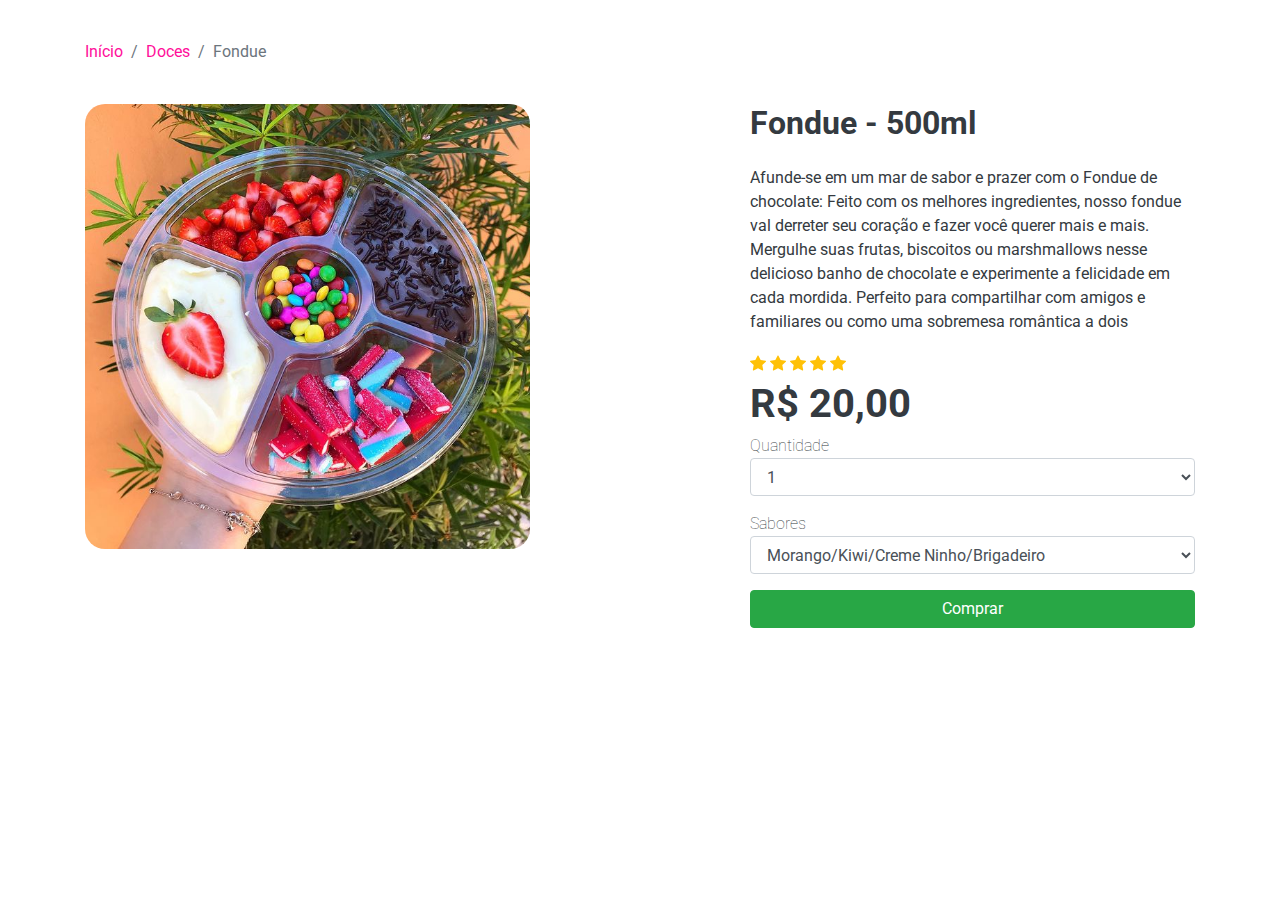
<file: fondue.html>
<!DOCTYPE html>
<html lang="pt-br">

<head>
  <meta charset="UTF-8">
  <meta name="viewport" content="width=device-width, initial-scale=1.0">

  <title>Céu de Brigadeiro - Um Horizonte de Doces</title>

  <!-- Css -->
  <link rel="stylesheet" href="css/produto.css">
</head>

<body>
  
  <main>


    <!-- container produto -->
    <section class="container">

      <nav aria-label="breadcrumb">
        <ol class="breadcrumb">
          <li class="breadcrumb-item"><a href="estrutura.html">Início</a></li>
          <li class="breadcrumb-item"><a href="produtos.html">Doces</a></li>
          <li class="breadcrumb-item active" aria-current="page">Fondue</li>
        </ol>
      </nav>

      <article class="row produtos-compra">
        <figure class="col-md-7 mb-3">
          <img src="img/fondue.jpg" class="img-fluid">
        </figure>

        <section class="col-md-5 mb-3 d-flex flex-column justify-content-around">
          <article class="produtos-conteudo">
            <h1>Fondue -  500ml</h1>
            <p>
              <br>
              Afunde-se em um mar de sabor e prazer com o Fondue de chocolate: Feito com os melhores ingredientes, nosso fondue val derreter seu coração e fazer você querer mais e mais. Mergulhe suas frutas, biscoitos ou marshmallows nesse delicioso banho de chocolate e experimente a felicidade em cada mordida. Perfeito para compartilhar com amigos e familiares ou como uma sobremesa romântica a dois
            </p>
          </article>

          <article class="produtos-preco">
            <div class="produtos-stars">
              <svg width="1em" height="1em" viewBox="0 0 16 16" class="bi bi-star-fill" fill="currentColor"
                xmlns="http://www.w3.org/2000/svg">
                <path
                  d="M3.612 15.443c-.386.198-.824-.149-.746-.592l.83-4.73L.173 6.765c-.329-.314-.158-.888.283-.95l4.898-.696L7.538.792c.197-.39.73-.39.927 0l2.184 4.327 4.898.696c.441.062.612.636.283.95l-3.523 3.356.83 4.73c.078.443-.36.79-.746.592L8 13.187l-4.389 2.256z" />
              </svg>

              <svg width="1em" height="1em" viewBox="0 0 16 16" class="bi bi-star-fill" fill="currentColor"
                xmlns="http://www.w3.org/2000/svg">
                <path
                  d="M3.612 15.443c-.386.198-.824-.149-.746-.592l.83-4.73L.173 6.765c-.329-.314-.158-.888.283-.95l4.898-.696L7.538.792c.197-.39.73-.39.927 0l2.184 4.327 4.898.696c.441.062.612.636.283.95l-3.523 3.356.83 4.73c.078.443-.36.79-.746.592L8 13.187l-4.389 2.256z" />
              </svg>

              <svg width="1em" height="1em" viewBox="0 0 16 16" class="bi bi-star-fill" fill="currentColor"
                xmlns="http://www.w3.org/2000/svg">
                <path
                  d="M3.612 15.443c-.386.198-.824-.149-.746-.592l.83-4.73L.173 6.765c-.329-.314-.158-.888.283-.95l4.898-.696L7.538.792c.197-.39.73-.39.927 0l2.184 4.327 4.898.696c.441.062.612.636.283.95l-3.523 3.356.83 4.73c.078.443-.36.79-.746.592L8 13.187l-4.389 2.256z" />
              </svg>

              <svg width="1em" height="1em" viewBox="0 0 16 16" class="bi bi-star-fill" fill="currentColor"
                xmlns="http://www.w3.org/2000/svg">
                <path
                  d="M3.612 15.443c-.386.198-.824-.149-.746-.592l.83-4.73L.173 6.765c-.329-.314-.158-.888.283-.95l4.898-.696L7.538.792c.197-.39.73-.39.927 0l2.184 4.327 4.898.696c.441.062.612.636.283.95l-3.523 3.356.83 4.73c.078.443-.36.79-.746.592L8 13.187l-4.389 2.256z" />
              </svg>
              <svg width="1em" height="1em" viewBox="0 0 16 16" class="bi bi-star-fill" fill="currentColor"
                xmlns="http://www.w3.org/2000/svg">
                <path
                  d="M3.612 15.443c-.386.198-.824-.149-.746-.592l.83-4.73L.173 6.765c-.329-.314-.158-.888.283-.95l4.898-.696L7.538.792c.197-.39.73-.39.927 0l2.184 4.327 4.898.696c.441.062.612.636.283.95l-3.523 3.356.83 4.73c.078.443-.36.79-.746.592L8 13.187l-4.389 2.256z" />
              </svg>
            </div>

            <strong>
              R$ 20,00
            </strong>

            <form action="#">
              <div class="form-group">
                <label for="produtos-quantidade-itens">Quantidade</label>
                <select class="form-control" id="produtos-quantidade-itens">
                  <option>1</option>
                  <option>2</option>
                  <option>3</option>
                  <option>4</option>
                  <option>5</option>
                </select>
              </div>

              <div class="form-group">
                <label for="produtos-quantidade-itens">Sabores</label>
                <select class="form-control" id="produtos-quantidade-itens">
                  <option>Morango/Kiwi/Creme Ninho/Brigadeiro</option>
                  <option>Morango/Fini/Creme Ninho/Brigadeiro</option>
                  <option>Morango/Marshmallow/Creme Ninho/Brigadeiro</option>
                  <option>Morango/Biscoito/Creme Ninho/Brigadeiro</option>
                  <option>Kiwi/Fini/Creme Ninho/Brigadeiro</option>
                  <option>Kiwi/Marshmallow/Creme Ninho/Brigadeiro</option>
                  <option>Kiwi/Biscoito/Creme Ninho/Brigadeiro</option>
                  <option>Fini/Marshmallow/Creme Ninho/Brigadeiro</option>
                  <option>Fini/Biscoito/Creme Ninho/Brigadeiro</option>
                  <option>Marshmallow/Biscoito/Creme Ninho/Brigadeiro</option>
                </select>
              </div>

              <button type="submit" class="btn btn-success col-md-12">Comprar</button>
            </form>
          </article>
        </section>



</body>

</html>
</file>
<file: css/produto.css>
@charset "UTF-8";
@import url("https://fonts.googleapis.com/css2?family=Roboto:wght@300;500;900&display=swap");


nav.nav-produtos {
  background: #343A40;
  color: #FFF;
}
nav.nav-produtos a {
  color: #FFF;
}
nav.nav-produtos ul.nav li {
  position: relative;
  padding: 10px;
}
nav.nav-produtos ul.nav li svg {
  font-size: 20px;
  margin-right: 10px;
}
nav.nav-produtos ul.nav li:hover {
  background: black;
}
nav.nav-produtos ul.nav li:hover ul.nav {
  display: block;
}
nav.nav-produtos ul.nav li ul.nav {
  z-index: 999;
  display: none;
  position: absolute;
  top: 44px;
  left: 0px;
  background: #343A40;
  border-top: solid #FFC107 10px;
  width: 100%;
}
nav.nav-produtos ul.nav li ul.nav li {
  padding: 10px 25px;
}

figure img{
  width: 70%;
}

.banners-promocionais-statico {
  margin-top: 30px;
}
.banners-promocionais-statico .banners-promocionais-statico-12x {
  background-color: #FF0F9A;
  background-image: url("../images/parcele-em-12x.jpg");
}
.banners-promocionais-statico .banners-promocionais-statico-todo-br {
  background-color: #B343C3;
  background-image: url("../images/entrega-para-todo-brasil.jpg");
}
.banners-promocionais-statico .banners-promocionais-statico-12x,
.banners-promocionais-statico .banners-promocionais-statico-todo-br {
  background-size: cover;
  height: 105px;
  padding: 20px 60px;
  color: #FFF;
}
.banners-promocionais-statico .banners-promocionais-statico-12x svg, .banners-promocionais-statico .banners-promocionais-statico-12x p,
.banners-promocionais-statico .banners-promocionais-statico-todo-br svg,
.banners-promocionais-statico .banners-promocionais-statico-todo-br p {
  margin: 0;
  padding: 0;
}
.banners-promocionais-statico .banners-promocionais-statico-12x svg,
.banners-promocionais-statico .banners-promocionais-statico-todo-br svg {
  font-size: 55px;
}
.banners-promocionais-statico .banners-promocionais-statico-12x p,
.banners-promocionais-statico .banners-promocionais-statico-todo-br p {
  font-weight: 100;
  font-size: 23px;
  line-height: 110%;
  margin-left: 20px;
}
.banners-promocionais-statico .banners-promocionais-statico-12x p strong,
.banners-promocionais-statico .banners-promocionais-statico-todo-br p strong {
  font-weight: bold;
}

.produtos {
  margin: 30px 0;
}
.produtos .produtos-container {
  margin: 30px 0;
}
.produtos .produtos-container .produtos-itens {
  color: #343A40;
}
.produtos .produtos-container .produtos-itens h2 {
  font-size: 19px;
  margin: 10px 0 0;
}
.produtos .produtos-container .produtos-itens .produtos-stars {
  font-size: 10px;
}
.produtos .produtos-container .produtos-itens .produtos-stars svg {
  fill: #FFC107;
}
.produtos .produtos-container .produtos-itens .produtos-preco {
  font-size: 16px;
}

.produtos-compra figure {
  margin: 0;
}
.produtos-compra .produtos-conteudo h1 {
  margin: 0;
  font-size: 32px;
}
.produtos-compra .produtos-conteudo p {
  font-size: 16px;
}
.produtos-compra .produtos-preco .produtos-stars svg {
  fill: #FFC107;
}
.produtos-compra .produtos-preco strong {
  font-size: 40px;
}
.produtos-compra .produtos-preco form {
  font-weight: 100;
}
.produtos-compra .produtos-preco form label {
  margin: 0;
}
.produtos-compra .produtos-preco .produtos-stars svg, .produtos-compra .produtos-preco strong span, .produtos-compra .produtos-preco form {
  font-size: 16px;
}

@media (max-width: 375px) {
  .banners-promocionais-statico .banners-promocionais-statico-12x p,
.banners-promocionais-statico .banners-promocionais-statico-todo-br p {
    font-size: 14px;
  }
}
@media (max-width: 767px) {
  header form {
    margin: 20px 0;
  }

  #banners-promocionais {
    display: none;
  }

  .produtos-container img {
    width: 100%;
  }
}
@media (max-width: 991px) {
  header ul li {
    margin: 7px 0;
  }
}
/*!
 * Bootstrap v4.5.0 (https://getbootstrap.com/)
 * Copyright 2011-2020 The Bootstrap Authors
 * Copyright 2011-2020 Twitter, Inc.
 * Licensed under MIT (https://github.com/twbs/bootstrap/blob/master/LICENSE)
 */
:root {
  --blue:#007bff;
  --indigo:#6610f2;
  --purple:#6f42c1;
  --pink:#e83e8c;
  --red:#dc3545;
  --orange:#fd7e14;
  --yellow:#ffc107;
  --green:#28a745;
  --teal:#20c997;
  --cyan:#17a2b8;
  --white:#fff;
  --gray:#6c757d;
  --gray-dark:#343a40;
  --primary:#007bff;
  --secondary:#6c757d;
  --success:#28a745;
  --info:#17a2b8;
  --warning:#ffc107;
  --danger:#dc3545;
  --light:#f8f9fa;
  --dark:#343a40;
  --breakpoint-xs:0;
  --breakpoint-sm:576px;
  --breakpoint-md:768px;
  --breakpoint-lg:992px;
  --breakpoint-xl:1200px;
  --font-family-sans-serif:-apple-system,BlinkMacSystemFont,"Segoe UI",Roboto,"Helvetica Neue",Arial,"Noto Sans",sans-serif,"Apple Color Emoji","Segoe UI Emoji","Segoe UI Symbol","Noto Color Emoji";
  --font-family-monospace:SFMono-Regular,Menlo,Monaco,Consolas,"Liberation Mono","Courier New",monospace;
}

*, ::after, ::before {
  box-sizing: border-box;
}

html {
  font-family: sans-serif;
  line-height: 1.15;
  -webkit-text-size-adjust: 100%;
  -webkit-tap-highlight-color: transparent;
}

article, aside, figcaption, figure, footer, header, hgroup, main, nav, section {
  display: block;
}

body {
  margin: 0;
  font-family: -apple-system, BlinkMacSystemFont, "Segoe UI", Roboto, "Helvetica Neue", Arial, "Noto Sans", sans-serif, "Apple Color Emoji", "Segoe UI Emoji", "Segoe UI Symbol", "Noto Color Emoji";
  font-size: 1rem;
  font-weight: 400;
  line-height: 1.5;
  color: #212529;
  text-align: left;
  background-color: #fff;
}

[tabindex="-1"]:focus:not(:focus-visible) {
  outline: 0 !important;
}

hr {
  box-sizing: content-box;
  height: 0;
  overflow: visible;
}

h1, h2, h3, h4, h5, h6 {
  margin-top: 0;
  margin-bottom: 0.5rem;
}

p {
  margin-top: 0;
  margin-bottom: 1rem;
}

abbr[data-original-title], abbr[title] {
  text-decoration: underline;
  -webkit-text-decoration: underline dotted;
  text-decoration: underline dotted;
  cursor: help;
  border-bottom: 0;
  -webkit-text-decoration-skip-ink: none;
  text-decoration-skip-ink: none;
}

address {
  margin-bottom: 1rem;
  font-style: normal;
  line-height: inherit;
}

dl, ol, ul {
  margin-top: 0;
  margin-bottom: 1rem;
}

ol ol, ol ul, ul ol, ul ul {
  margin-bottom: 0;
}

dt {
  font-weight: 700;
}

dd {
  margin-bottom: 0.5rem;
  margin-left: 0;
}

blockquote {
  margin: 0 0 1rem;
}

b, strong {
  font-weight: bolder;
}

small {
  font-size: 80%;
}

sub, sup {
  position: relative;
  font-size: 75%;
  line-height: 0;
  vertical-align: baseline;
}

sub {
  bottom: -0.25em;
}

sup {
  top: -0.5em;
}

a {
  color: #007bff;
  text-decoration: none;
  background-color: transparent;
}

a:hover {
  color: #0056b3;
  text-decoration: underline;
}

a:not([href]) {
  color: inherit;
  text-decoration: none;
}

a:not([href]):hover {
  color: inherit;
  text-decoration: none;
}

code, kbd, pre, samp {
  font-family: SFMono-Regular, Menlo, Monaco, Consolas, "Liberation Mono", "Courier New", monospace;
  font-size: 1em;
}

pre {
  margin-top: 0;
  margin-bottom: 1rem;
  overflow: auto;
  -ms-overflow-style: scrollbar;
}

figure {
  margin: 0 0 1rem;
}

img {
  vertical-align: middle;
  border-style: none;
}

svg {
  overflow: hidden;
  vertical-align: middle;
}

table {
  border-collapse: collapse;
}

caption {
  padding-top: 0.75rem;
  padding-bottom: 0.75rem;
  color: #6c757d;
  text-align: left;
  caption-side: bottom;
}

th {
  text-align: inherit;
}

label {
  display: inline-block;
  margin-bottom: 0.5rem;
}

button {
  border-radius: 0;
}

button:focus {
  outline: 1px dotted;
  outline: 5px auto -webkit-focus-ring-color;
}

button, input, optgroup, select, textarea {
  margin: 0;
  font-family: inherit;
  font-size: inherit;
  line-height: inherit;
}

button, input {
  overflow: visible;
}

button, select {
  text-transform: none;
}

[role=button] {
  cursor: pointer;
}

select {
  word-wrap: normal;
}

[type=button], [type=reset], [type=submit], button {
  -webkit-appearance: button;
}

[type=button]:not(:disabled), [type=reset]:not(:disabled), [type=submit]:not(:disabled), button:not(:disabled) {
  cursor: pointer;
}

[type=button]::-moz-focus-inner, [type=reset]::-moz-focus-inner, [type=submit]::-moz-focus-inner, button::-moz-focus-inner {
  padding: 0;
  border-style: none;
}

input[type=checkbox], input[type=radio] {
  box-sizing: border-box;
  padding: 0;
}

textarea {
  overflow: auto;
  resize: vertical;
}

fieldset {
  min-width: 0;
  padding: 0;
  margin: 0;
  border: 0;
}

legend {
  display: block;
  width: 100%;
  max-width: 100%;
  padding: 0;
  margin-bottom: 0.5rem;
  font-size: 1.5rem;
  line-height: inherit;
  color: inherit;
  white-space: normal;
}

progress {
  vertical-align: baseline;
}

[type=number]::-webkit-inner-spin-button, [type=number]::-webkit-outer-spin-button {
  height: auto;
}

[type=search] {
  outline-offset: -2px;
  -webkit-appearance: none;
}

[type=search]::-webkit-search-decoration {
  -webkit-appearance: none;
}

::-webkit-file-upload-button {
  font: inherit;
  -webkit-appearance: button;
}

output {
  display: inline-block;
}

summary {
  display: list-item;
  cursor: pointer;
}

template {
  display: none;
}

[hidden] {
  display: none !important;
}

.h1, .h2, .h3, .h4, .h5, .h6, h1, h2, h3, h4, h5, h6 {
  margin-bottom: 0.5rem;
  font-weight: 500;
  line-height: 1.2;
}

.h1, h1 {
  font-size: 2.5rem;
}

.h2, h2 {
  font-size: 2rem;
}

.h3, h3 {
  font-size: 1.75rem;
}

.h4, h4 {
  font-size: 1.5rem;
}

.h5, h5 {
  font-size: 1.25rem;
}

.h6, h6 {
  font-size: 1rem;
}

.lead {
  font-size: 1.25rem;
  font-weight: 300;
}

.display-1 {
  font-size: 6rem;
  font-weight: 300;
  line-height: 1.2;
}

.display-2 {
  font-size: 5.5rem;
  font-weight: 300;
  line-height: 1.2;
}

.display-3 {
  font-size: 4.5rem;
  font-weight: 300;
  line-height: 1.2;
}

.display-4 {
  font-size: 3.5rem;
  font-weight: 300;
  line-height: 1.2;
}

hr {
  margin-top: 1rem;
  margin-bottom: 1rem;
  border: 0;
  border-top: 1px solid rgba(0, 0, 0, 0.1);
}

.small, small {
  font-size: 80%;
  font-weight: 400;
}

.mark, mark {
  padding: 0.2em;
  background-color: #fcf8e3;
}

.list-unstyled {
  padding-left: 0;
  list-style: none;
}

.list-inline {
  padding-left: 0;
  list-style: none;
}

.list-inline-item {
  display: inline-block;
}

.list-inline-item:not(:last-child) {
  margin-right: 0.5rem;
}

.initialism {
  font-size: 90%;
  text-transform: uppercase;
}

.blockquote {
  margin-bottom: 1rem;
  font-size: 1.25rem;
}

.blockquote-footer {
  display: block;
  font-size: 80%;
  color: #6c757d;
}

.blockquote-footer::before {
  content: "— ";
}

.img-fluid {
  max-width: 100%;
  height: auto;
  border-radius: 20px;
}

.img-thumbnail {
  padding: 0.25rem;
  background-color: #fff;
  border: 1px solid #dee2e6;
  border-radius: 0.25rem;
  max-width: 100%;
  height: auto;
}

.figure {
  display: inline-block;
}

.figure-img {
  margin-bottom: 0.5rem;
  line-height: 1;
}

.figure-caption {
  font-size: 90%;
  color: #6c757d;
}

code {
  font-size: 87.5%;
  color: #e83e8c;
  word-wrap: break-word;
}

a > code {
  color: inherit;
}

kbd {
  padding: 0.2rem 0.4rem;
  font-size: 87.5%;
  color: #fff;
  background-color: #212529;
  border-radius: 0.2rem;
}

kbd kbd {
  padding: 0;
  font-size: 100%;
  font-weight: 700;
}

pre {
  display: block;
  font-size: 87.5%;
  color: #212529;
}

pre code {
  font-size: inherit;
  color: inherit;
  word-break: normal;
}

.pre-scrollable {
  max-height: 340px;
  overflow-y: scroll;
}

.container {
  width: 100%;
  padding-right: 15px;
  padding-left: 15px;
  margin-right: auto;
  margin-left: auto;
}

@media (min-width: 576px) {
  .container {
    max-width: 540px;
  }
}
@media (min-width: 768px) {
  .container {
    max-width: 720px;
  }
}
@media (min-width: 992px) {
  .container {
    max-width: 960px;
  }
}
@media (min-width: 1200px) {
  .container {
    max-width: 1140px;
  }
}
.container-fluid, .container-lg, .container-md, .container-sm, .container-xl {
  width: 100%;
  padding-right: 15px;
  padding-left: 15px;
  margin-right: auto;
  margin-left: auto;
}

@media (min-width: 576px) {
  .container, .container-sm {
    max-width: 540px;
  }
}
@media (min-width: 768px) {
  .container, .container-md, .container-sm {
    max-width: 720px;
  }
}
@media (min-width: 992px) {
  .container, .container-lg, .container-md, .container-sm {
    max-width: 960px;
  }
}
@media (min-width: 1200px) {
  .container, .container-lg, .container-md, .container-sm, .container-xl {
    max-width: 1140px;
  }
}
.row {
  display: -ms-flexbox;
  display: flex;
  -ms-flex-wrap: wrap;
  flex-wrap: wrap;
  margin-right: -15px;
  margin-left: -15px;
}

.no-gutters {
  margin-right: 0;
  margin-left: 0;
}

.no-gutters > .col, .no-gutters > [class*=col-] {
  padding-right: 0;
  padding-left: 0;
}

.col, .col-1, .col-10, .col-11, .col-12, .col-2, .col-3, .col-4, .col-5, .col-6, .col-7, .col-8, .col-9, .col-auto, .col-lg, .col-lg-1, .col-lg-10, .col-lg-11, .col-lg-12, .col-lg-2, .col-lg-3, .col-lg-4, .col-lg-5, .col-lg-6, .col-lg-7, .col-lg-8, .col-lg-9, .col-lg-auto, .col-md, .col-md-1, .col-md-10, .col-md-11, .col-md-12, .col-md-2, .col-md-3, .col-md-4, .col-md-5, .col-md-6, .col-md-7, .col-md-8, .col-md-9, .col-md-auto, .col-sm, .col-sm-1, .col-sm-10, .col-sm-11, .col-sm-12, .col-sm-2, .col-sm-3, .col-sm-4, .col-sm-5, .col-sm-6, .col-sm-7, .col-sm-8, .col-sm-9, .col-sm-auto, .col-xl, .col-xl-1, .col-xl-10, .col-xl-11, .col-xl-12, .col-xl-2, .col-xl-3, .col-xl-4, .col-xl-5, .col-xl-6, .col-xl-7, .col-xl-8, .col-xl-9, .col-xl-auto {
  position: relative;
  width: 100%;
  padding-right: 15px;
  padding-left: 15px;
}

.col {
  -ms-flex-preferred-size: 0;
  flex-basis: 0;
  -ms-flex-positive: 1;
  flex-grow: 1;
  min-width: 0;
  max-width: 100%;
}

.row-cols-1 > * {
  -ms-flex: 0 0 100%;
  flex: 0 0 100%;
  max-width: 100%;
}

.row-cols-2 > * {
  -ms-flex: 0 0 50%;
  flex: 0 0 50%;
  max-width: 50%;
}

.row-cols-3 > * {
  -ms-flex: 0 0 33.333333%;
  flex: 0 0 33.333333%;
  max-width: 33.333333%;
}

.row-cols-4 > * {
  -ms-flex: 0 0 25%;
  flex: 0 0 25%;
  max-width: 25%;
}

.row-cols-5 > * {
  -ms-flex: 0 0 20%;
  flex: 0 0 20%;
  max-width: 20%;
}

.row-cols-6 > * {
  -ms-flex: 0 0 16.666667%;
  flex: 0 0 16.666667%;
  max-width: 16.666667%;
}

.col-auto {
  -ms-flex: 0 0 auto;
  flex: 0 0 auto;
  width: auto;
  max-width: 100%;
}

.col-1 {
  -ms-flex: 0 0 8.333333%;
  flex: 0 0 8.333333%;
  max-width: 8.333333%;
}

.col-2 {
  -ms-flex: 0 0 16.666667%;
  flex: 0 0 16.666667%;
  max-width: 16.666667%;
}

.col-3 {
  -ms-flex: 0 0 25%;
  flex: 0 0 25%;
  max-width: 25%;
}

.col-4 {
  -ms-flex: 0 0 33.333333%;
  flex: 0 0 33.333333%;
  max-width: 33.333333%;
}

.col-5 {
  -ms-flex: 0 0 41.666667%;
  flex: 0 0 41.666667%;
  max-width: 41.666667%;
}

.col-6 {
  -ms-flex: 0 0 50%;
  flex: 0 0 50%;
  max-width: 50%;
}

.col-7 {
  -ms-flex: 0 0 58.333333%;
  flex: 0 0 58.333333%;
  max-width: 58.333333%;
}

.col-8 {
  -ms-flex: 0 0 66.666667%;
  flex: 0 0 66.666667%;
  max-width: 66.666667%;
}

.col-9 {
  -ms-flex: 0 0 75%;
  flex: 0 0 75%;
  max-width: 75%;
}

.col-10 {
  -ms-flex: 0 0 83.333333%;
  flex: 0 0 83.333333%;
  max-width: 83.333333%;
}

.col-11 {
  -ms-flex: 0 0 91.666667%;
  flex: 0 0 91.666667%;
  max-width: 91.666667%;
}

.col-12 {
  -ms-flex: 0 0 100%;
  flex: 0 0 100%;
  max-width: 100%;
}

.order-first {
  -ms-flex-order: -1;
  order: -1;
}

.order-last {
  -ms-flex-order: 13;
  order: 13;
}

.order-0 {
  -ms-flex-order: 0;
  order: 0;
}

.order-1 {
  -ms-flex-order: 1;
  order: 1;
}

.order-2 {
  -ms-flex-order: 2;
  order: 2;
}

.order-3 {
  -ms-flex-order: 3;
  order: 3;
}

.order-4 {
  -ms-flex-order: 4;
  order: 4;
}

.order-5 {
  -ms-flex-order: 5;
  order: 5;
}

.order-6 {
  -ms-flex-order: 6;
  order: 6;
}

.order-7 {
  -ms-flex-order: 7;
  order: 7;
}

.order-8 {
  -ms-flex-order: 8;
  order: 8;
}

.order-9 {
  -ms-flex-order: 9;
  order: 9;
}

.order-10 {
  -ms-flex-order: 10;
  order: 10;
}

.order-11 {
  -ms-flex-order: 11;
  order: 11;
}

.order-12 {
  -ms-flex-order: 12;
  order: 12;
}

.offset-1 {
  margin-left: 8.333333%;
}

.offset-2 {
  margin-left: 16.666667%;
}

.offset-3 {
  margin-left: 25%;
}

.offset-4 {
  margin-left: 33.333333%;
}

.offset-5 {
  margin-left: 41.666667%;
}

.offset-6 {
  margin-left: 50%;
}

.offset-7 {
  margin-left: 58.333333%;
}

.offset-8 {
  margin-left: 66.666667%;
}

.offset-9 {
  margin-left: 75%;
}

.offset-10 {
  margin-left: 83.333333%;
}

.offset-11 {
  margin-left: 91.666667%;
}

@media (min-width: 576px) {
  .col-sm {
    -ms-flex-preferred-size: 0;
    flex-basis: 0;
    -ms-flex-positive: 1;
    flex-grow: 1;
    min-width: 0;
    max-width: 100%;
  }

  .row-cols-sm-1 > * {
    -ms-flex: 0 0 100%;
    flex: 0 0 100%;
    max-width: 100%;
  }

  .row-cols-sm-2 > * {
    -ms-flex: 0 0 50%;
    flex: 0 0 50%;
    max-width: 50%;
  }

  .row-cols-sm-3 > * {
    -ms-flex: 0 0 33.333333%;
    flex: 0 0 33.333333%;
    max-width: 33.333333%;
  }

  .row-cols-sm-4 > * {
    -ms-flex: 0 0 25%;
    flex: 0 0 25%;
    max-width: 25%;
  }

  .row-cols-sm-5 > * {
    -ms-flex: 0 0 20%;
    flex: 0 0 20%;
    max-width: 20%;
  }

  .row-cols-sm-6 > * {
    -ms-flex: 0 0 16.666667%;
    flex: 0 0 16.666667%;
    max-width: 16.666667%;
  }

  .col-sm-auto {
    -ms-flex: 0 0 auto;
    flex: 0 0 auto;
    width: auto;
    max-width: 100%;
  }

  .col-sm-1 {
    -ms-flex: 0 0 8.333333%;
    flex: 0 0 8.333333%;
    max-width: 8.333333%;
  }

  .col-sm-2 {
    -ms-flex: 0 0 16.666667%;
    flex: 0 0 16.666667%;
    max-width: 16.666667%;
  }

  .col-sm-3 {
    -ms-flex: 0 0 25%;
    flex: 0 0 25%;
    max-width: 25%;
  }

  .col-sm-4 {
    -ms-flex: 0 0 33.333333%;
    flex: 0 0 33.333333%;
    max-width: 33.333333%;
  }

  .col-sm-5 {
    -ms-flex: 0 0 41.666667%;
    flex: 0 0 41.666667%;
    max-width: 41.666667%;
  }

  .col-sm-6 {
    -ms-flex: 0 0 50%;
    flex: 0 0 50%;
    max-width: 50%;
  }

  .col-sm-7 {
    -ms-flex: 0 0 58.333333%;
    flex: 0 0 58.333333%;
    max-width: 58.333333%;
  }

  .col-sm-8 {
    -ms-flex: 0 0 66.666667%;
    flex: 0 0 66.666667%;
    max-width: 66.666667%;
  }

  .col-sm-9 {
    -ms-flex: 0 0 75%;
    flex: 0 0 75%;
    max-width: 75%;
  }

  .col-sm-10 {
    -ms-flex: 0 0 83.333333%;
    flex: 0 0 83.333333%;
    max-width: 83.333333%;
  }

  .col-sm-11 {
    -ms-flex: 0 0 91.666667%;
    flex: 0 0 91.666667%;
    max-width: 91.666667%;
  }

  .col-sm-12 {
    -ms-flex: 0 0 100%;
    flex: 0 0 100%;
    max-width: 100%;
  }

  .order-sm-first {
    -ms-flex-order: -1;
    order: -1;
  }

  .order-sm-last {
    -ms-flex-order: 13;
    order: 13;
  }

  .order-sm-0 {
    -ms-flex-order: 0;
    order: 0;
  }

  .order-sm-1 {
    -ms-flex-order: 1;
    order: 1;
  }

  .order-sm-2 {
    -ms-flex-order: 2;
    order: 2;
  }

  .order-sm-3 {
    -ms-flex-order: 3;
    order: 3;
  }

  .order-sm-4 {
    -ms-flex-order: 4;
    order: 4;
  }

  .order-sm-5 {
    -ms-flex-order: 5;
    order: 5;
  }

  .order-sm-6 {
    -ms-flex-order: 6;
    order: 6;
  }

  .order-sm-7 {
    -ms-flex-order: 7;
    order: 7;
  }

  .order-sm-8 {
    -ms-flex-order: 8;
    order: 8;
  }

  .order-sm-9 {
    -ms-flex-order: 9;
    order: 9;
  }

  .order-sm-10 {
    -ms-flex-order: 10;
    order: 10;
  }

  .order-sm-11 {
    -ms-flex-order: 11;
    order: 11;
  }

  .order-sm-12 {
    -ms-flex-order: 12;
    order: 12;
  }

  .offset-sm-0 {
    margin-left: 0;
  }

  .offset-sm-1 {
    margin-left: 8.333333%;
  }

  .offset-sm-2 {
    margin-left: 16.666667%;
  }

  .offset-sm-3 {
    margin-left: 25%;
  }

  .offset-sm-4 {
    margin-left: 33.333333%;
  }

  .offset-sm-5 {
    margin-left: 41.666667%;
  }

  .offset-sm-6 {
    margin-left: 50%;
  }

  .offset-sm-7 {
    margin-left: 58.333333%;
  }

  .offset-sm-8 {
    margin-left: 66.666667%;
  }

  .offset-sm-9 {
    margin-left: 75%;
  }

  .offset-sm-10 {
    margin-left: 83.333333%;
  }

  .offset-sm-11 {
    margin-left: 91.666667%;
  }
}
@media (min-width: 768px) {
  .col-md {
    -ms-flex-preferred-size: 0;
    flex-basis: 0;
    -ms-flex-positive: 1;
    flex-grow: 1;
    min-width: 0;
    max-width: 100%;
  }

  .row-cols-md-1 > * {
    -ms-flex: 0 0 100%;
    flex: 0 0 100%;
    max-width: 100%;
  }

  .row-cols-md-2 > * {
    -ms-flex: 0 0 50%;
    flex: 0 0 50%;
    max-width: 50%;
  }

  .row-cols-md-3 > * {
    -ms-flex: 0 0 33.333333%;
    flex: 0 0 33.333333%;
    max-width: 33.333333%;
  }

  .row-cols-md-4 > * {
    -ms-flex: 0 0 25%;
    flex: 0 0 25%;
    max-width: 25%;
  }

  .row-cols-md-5 > * {
    -ms-flex: 0 0 20%;
    flex: 0 0 20%;
    max-width: 20%;
  }

  .row-cols-md-6 > * {
    -ms-flex: 0 0 16.666667%;
    flex: 0 0 16.666667%;
    max-width: 16.666667%;
  }

  .col-md-auto {
    -ms-flex: 0 0 auto;
    flex: 0 0 auto;
    width: auto;
    max-width: 100%;
  }

  .col-md-1 {
    -ms-flex: 0 0 8.333333%;
    flex: 0 0 8.333333%;
    max-width: 8.333333%;
  }

  .col-md-2 {
    -ms-flex: 0 0 16.666667%;
    flex: 0 0 16.666667%;
    max-width: 16.666667%;
  }

  .col-md-3 {
    -ms-flex: 0 0 25%;
    flex: 0 0 25%;
    max-width: 25%;
  }

  .col-md-4 {
    -ms-flex: 0 0 33.333333%;
    flex: 0 0 33.333333%;
    max-width: 33.333333%;
  }

  .col-md-5 {
    -ms-flex: 0 0 41.666667%;
    flex: 0 0 41.666667%;
    max-width: 41.666667%;
  }

  .col-md-6 {
    -ms-flex: 0 0 50%;
    flex: 0 0 50%;
    max-width: 50%;
  }

  .col-md-7 {
    -ms-flex: 0 0 58.333333%;
    flex: 0 0 58.333333%;
    max-width: 58.333333%;
  }

  .col-md-8 {
    -ms-flex: 0 0 66.666667%;
    flex: 0 0 66.666667%;
    max-width: 66.666667%;
  }

  .col-md-9 {
    -ms-flex: 0 0 75%;
    flex: 0 0 75%;
    max-width: 75%;
  }

  .col-md-10 {
    -ms-flex: 0 0 83.333333%;
    flex: 0 0 83.333333%;
    max-width: 83.333333%;
  }

  .col-md-11 {
    -ms-flex: 0 0 91.666667%;
    flex: 0 0 91.666667%;
    max-width: 91.666667%;
  }

  .col-md-12 {
    -ms-flex: 0 0 100%;
    flex: 0 0 100%;
    max-width: 100%;
  }

  .order-md-first {
    -ms-flex-order: -1;
    order: -1;
  }

  .order-md-last {
    -ms-flex-order: 13;
    order: 13;
  }

  .order-md-0 {
    -ms-flex-order: 0;
    order: 0;
  }

  .order-md-1 {
    -ms-flex-order: 1;
    order: 1;
  }

  .order-md-2 {
    -ms-flex-order: 2;
    order: 2;
  }

  .order-md-3 {
    -ms-flex-order: 3;
    order: 3;
  }

  .order-md-4 {
    -ms-flex-order: 4;
    order: 4;
  }

  .order-md-5 {
    -ms-flex-order: 5;
    order: 5;
  }

  .order-md-6 {
    -ms-flex-order: 6;
    order: 6;
  }

  .order-md-7 {
    -ms-flex-order: 7;
    order: 7;
  }

  .order-md-8 {
    -ms-flex-order: 8;
    order: 8;
  }

  .order-md-9 {
    -ms-flex-order: 9;
    order: 9;
  }

  .order-md-10 {
    -ms-flex-order: 10;
    order: 10;
  }

  .order-md-11 {
    -ms-flex-order: 11;
    order: 11;
  }

  .order-md-12 {
    -ms-flex-order: 12;
    order: 12;
  }

  .offset-md-0 {
    margin-left: 0;
  }

  .offset-md-1 {
    margin-left: 8.333333%;
  }

  .offset-md-2 {
    margin-left: 16.666667%;
  }

  .offset-md-3 {
    margin-left: 25%;
  }

  .offset-md-4 {
    margin-left: 33.333333%;
  }

  .offset-md-5 {
    margin-left: 41.666667%;
  }

  .offset-md-6 {
    margin-left: 50%;
  }

  .offset-md-7 {
    margin-left: 58.333333%;
  }

  .offset-md-8 {
    margin-left: 66.666667%;
  }

  .offset-md-9 {
    margin-left: 75%;
  }

  .offset-md-10 {
    margin-left: 83.333333%;
  }

  .offset-md-11 {
    margin-left: 91.666667%;
  }
}
@media (min-width: 992px) {
  .col-lg {
    -ms-flex-preferred-size: 0;
    flex-basis: 0;
    -ms-flex-positive: 1;
    flex-grow: 1;
    min-width: 0;
    max-width: 100%;
  }

  .row-cols-lg-1 > * {
    -ms-flex: 0 0 100%;
    flex: 0 0 100%;
    max-width: 100%;
  }

  .row-cols-lg-2 > * {
    -ms-flex: 0 0 50%;
    flex: 0 0 50%;
    max-width: 50%;
  }

  .row-cols-lg-3 > * {
    -ms-flex: 0 0 33.333333%;
    flex: 0 0 33.333333%;
    max-width: 33.333333%;
  }

  .row-cols-lg-4 > * {
    -ms-flex: 0 0 25%;
    flex: 0 0 25%;
    max-width: 25%;
  }

  .row-cols-lg-5 > * {
    -ms-flex: 0 0 20%;
    flex: 0 0 20%;
    max-width: 20%;
  }

  .row-cols-lg-6 > * {
    -ms-flex: 0 0 16.666667%;
    flex: 0 0 16.666667%;
    max-width: 16.666667%;
  }

  .col-lg-auto {
    -ms-flex: 0 0 auto;
    flex: 0 0 auto;
    width: auto;
    max-width: 100%;
  }

  .col-lg-1 {
    -ms-flex: 0 0 8.333333%;
    flex: 0 0 8.333333%;
    max-width: 8.333333%;
  }

  .col-lg-2 {
    -ms-flex: 0 0 16.666667%;
    flex: 0 0 16.666667%;
    max-width: 16.666667%;
  }

  .col-lg-3 {
    -ms-flex: 0 0 25%;
    flex: 0 0 25%;
    max-width: 25%;
  }

  .col-lg-4 {
    -ms-flex: 0 0 33.333333%;
    flex: 0 0 33.333333%;
    max-width: 33.333333%;
  }

  .col-lg-5 {
    -ms-flex: 0 0 41.666667%;
    flex: 0 0 41.666667%;
    max-width: 41.666667%;
  }

  .col-lg-6 {
    -ms-flex: 0 0 50%;
    flex: 0 0 50%;
    max-width: 50%;
  }

  .col-lg-7 {
    -ms-flex: 0 0 58.333333%;
    flex: 0 0 58.333333%;
    max-width: 58.333333%;
  }

  .col-lg-8 {
    -ms-flex: 0 0 66.666667%;
    flex: 0 0 66.666667%;
    max-width: 66.666667%;
  }

  .col-lg-9 {
    -ms-flex: 0 0 75%;
    flex: 0 0 75%;
    max-width: 75%;
  }

  .col-lg-10 {
    -ms-flex: 0 0 83.333333%;
    flex: 0 0 83.333333%;
    max-width: 83.333333%;
  }

  .col-lg-11 {
    -ms-flex: 0 0 91.666667%;
    flex: 0 0 91.666667%;
    max-width: 91.666667%;
  }

  .col-lg-12 {
    -ms-flex: 0 0 100%;
    flex: 0 0 100%;
    max-width: 100%;
  }

  .order-lg-first {
    -ms-flex-order: -1;
    order: -1;
  }

  .order-lg-last {
    -ms-flex-order: 13;
    order: 13;
  }

  .order-lg-0 {
    -ms-flex-order: 0;
    order: 0;
  }

  .order-lg-1 {
    -ms-flex-order: 1;
    order: 1;
  }

  .order-lg-2 {
    -ms-flex-order: 2;
    order: 2;
  }

  .order-lg-3 {
    -ms-flex-order: 3;
    order: 3;
  }

  .order-lg-4 {
    -ms-flex-order: 4;
    order: 4;
  }

  .order-lg-5 {
    -ms-flex-order: 5;
    order: 5;
  }

  .order-lg-6 {
    -ms-flex-order: 6;
    order: 6;
  }

  .order-lg-7 {
    -ms-flex-order: 7;
    order: 7;
  }

  .order-lg-8 {
    -ms-flex-order: 8;
    order: 8;
  }

  .order-lg-9 {
    -ms-flex-order: 9;
    order: 9;
  }

  .order-lg-10 {
    -ms-flex-order: 10;
    order: 10;
  }

  .order-lg-11 {
    -ms-flex-order: 11;
    order: 11;
  }

  .order-lg-12 {
    -ms-flex-order: 12;
    order: 12;
  }

  .offset-lg-0 {
    margin-left: 0;
  }

  .offset-lg-1 {
    margin-left: 8.333333%;
  }

  .offset-lg-2 {
    margin-left: 16.666667%;
  }

  .offset-lg-3 {
    margin-left: 25%;
  }

  .offset-lg-4 {
    margin-left: 33.333333%;
  }

  .offset-lg-5 {
    margin-left: 41.666667%;
  }

  .offset-lg-6 {
    margin-left: 50%;
  }

  .offset-lg-7 {
    margin-left: 58.333333%;
  }

  .offset-lg-8 {
    margin-left: 66.666667%;
  }

  .offset-lg-9 {
    margin-left: 75%;
  }

  .offset-lg-10 {
    margin-left: 83.333333%;
  }

  .offset-lg-11 {
    margin-left: 91.666667%;
  }
}
@media (min-width: 1200px) {
  .col-xl {
    -ms-flex-preferred-size: 0;
    flex-basis: 0;
    -ms-flex-positive: 1;
    flex-grow: 1;
    min-width: 0;
    max-width: 100%;
  }

  .row-cols-xl-1 > * {
    -ms-flex: 0 0 100%;
    flex: 0 0 100%;
    max-width: 100%;
  }

  .row-cols-xl-2 > * {
    -ms-flex: 0 0 50%;
    flex: 0 0 50%;
    max-width: 50%;
  }

  .row-cols-xl-3 > * {
    -ms-flex: 0 0 33.333333%;
    flex: 0 0 33.333333%;
    max-width: 33.333333%;
  }

  .row-cols-xl-4 > * {
    -ms-flex: 0 0 25%;
    flex: 0 0 25%;
    max-width: 25%;
  }

  .row-cols-xl-5 > * {
    -ms-flex: 0 0 20%;
    flex: 0 0 20%;
    max-width: 20%;
  }

  .row-cols-xl-6 > * {
    -ms-flex: 0 0 16.666667%;
    flex: 0 0 16.666667%;
    max-width: 16.666667%;
  }

  .col-xl-auto {
    -ms-flex: 0 0 auto;
    flex: 0 0 auto;
    width: auto;
    max-width: 100%;
  }

  .col-xl-1 {
    -ms-flex: 0 0 8.333333%;
    flex: 0 0 8.333333%;
    max-width: 8.333333%;
  }

  .col-xl-2 {
    -ms-flex: 0 0 16.666667%;
    flex: 0 0 16.666667%;
    max-width: 16.666667%;
  }

  .col-xl-3 {
    -ms-flex: 0 0 25%;
    flex: 0 0 25%;
    max-width: 25%;
  }

  .col-xl-4 {
    -ms-flex: 0 0 33.333333%;
    flex: 0 0 33.333333%;
    max-width: 33.333333%;
  }

  .col-xl-5 {
    -ms-flex: 0 0 41.666667%;
    flex: 0 0 41.666667%;
    max-width: 41.666667%;
  }

  .col-xl-6 {
    -ms-flex: 0 0 50%;
    flex: 0 0 50%;
    max-width: 50%;
  }

  .col-xl-7 {
    -ms-flex: 0 0 58.333333%;
    flex: 0 0 58.333333%;
    max-width: 58.333333%;
  }

  .col-xl-8 {
    -ms-flex: 0 0 66.666667%;
    flex: 0 0 66.666667%;
    max-width: 66.666667%;
  }

  .col-xl-9 {
    -ms-flex: 0 0 75%;
    flex: 0 0 75%;
    max-width: 75%;
  }

  .col-xl-10 {
    -ms-flex: 0 0 83.333333%;
    flex: 0 0 83.333333%;
    max-width: 83.333333%;
  }

  .col-xl-11 {
    -ms-flex: 0 0 91.666667%;
    flex: 0 0 91.666667%;
    max-width: 91.666667%;
  }

  .col-xl-12 {
    -ms-flex: 0 0 100%;
    flex: 0 0 100%;
    max-width: 100%;
  }

  .order-xl-first {
    -ms-flex-order: -1;
    order: -1;
  }

  .order-xl-last {
    -ms-flex-order: 13;
    order: 13;
  }

  .order-xl-0 {
    -ms-flex-order: 0;
    order: 0;
  }

  .order-xl-1 {
    -ms-flex-order: 1;
    order: 1;
  }

  .order-xl-2 {
    -ms-flex-order: 2;
    order: 2;
  }

  .order-xl-3 {
    -ms-flex-order: 3;
    order: 3;
  }

  .order-xl-4 {
    -ms-flex-order: 4;
    order: 4;
  }

  .order-xl-5 {
    -ms-flex-order: 5;
    order: 5;
  }

  .order-xl-6 {
    -ms-flex-order: 6;
    order: 6;
  }

  .order-xl-7 {
    -ms-flex-order: 7;
    order: 7;
  }

  .order-xl-8 {
    -ms-flex-order: 8;
    order: 8;
  }

  .order-xl-9 {
    -ms-flex-order: 9;
    order: 9;
  }

  .order-xl-10 {
    -ms-flex-order: 10;
    order: 10;
  }

  .order-xl-11 {
    -ms-flex-order: 11;
    order: 11;
  }

  .order-xl-12 {
    -ms-flex-order: 12;
    order: 12;
  }

  .offset-xl-0 {
    margin-left: 0;
  }

  .offset-xl-1 {
    margin-left: 8.333333%;
  }

  .offset-xl-2 {
    margin-left: 16.666667%;
  }

  .offset-xl-3 {
    margin-left: 25%;
  }

  .offset-xl-4 {
    margin-left: 33.333333%;
  }

  .offset-xl-5 {
    margin-left: 41.666667%;
  }

  .offset-xl-6 {
    margin-left: 50%;
  }

  .offset-xl-7 {
    margin-left: 58.333333%;
  }

  .offset-xl-8 {
    margin-left: 66.666667%;
  }

  .offset-xl-9 {
    margin-left: 75%;
  }

  .offset-xl-10 {
    margin-left: 83.333333%;
  }

  .offset-xl-11 {
    margin-left: 91.666667%;
  }
}
.table {
  width: 100%;
  margin-bottom: 1rem;
  color: #212529;
}

.table td, .table th {
  padding: 0.75rem;
  vertical-align: top;
  border-top: 1px solid #dee2e6;
}

.table thead th {
  vertical-align: bottom;
  border-bottom: 2px solid #dee2e6;
}

.table tbody + tbody {
  border-top: 2px solid #dee2e6;
}

.table-sm td, .table-sm th {
  padding: 0.3rem;
}

.table-bordered {
  border: 1px solid #dee2e6;
}

.table-bordered td, .table-bordered th {
  border: 1px solid #dee2e6;
}

.table-bordered thead td, .table-bordered thead th {
  border-bottom-width: 2px;
}

.table-borderless tbody + tbody, .table-borderless td, .table-borderless th, .table-borderless thead th {
  border: 0;
}

.table-striped tbody tr:nth-of-type(odd) {
  background-color: rgba(0, 0, 0, 0.05);
}

.table-hover tbody tr:hover {
  color: #212529;
  background-color: rgba(0, 0, 0, 0.075);
}

.table-primary, .table-primary > td, .table-primary > th {
  background-color: #b8daff;
}

.table-primary tbody + tbody, .table-primary td, .table-primary th, .table-primary thead th {
  border-color: #7abaff;
}

.table-hover .table-primary:hover {
  background-color: #9fcdff;
}

.table-hover .table-primary:hover > td, .table-hover .table-primary:hover > th {
  background-color: #9fcdff;
}

.table-secondary, .table-secondary > td, .table-secondary > th {
  background-color: #d6d8db;
}

.table-secondary tbody + tbody, .table-secondary td, .table-secondary th, .table-secondary thead th {
  border-color: #b3b7bb;
}

.table-hover .table-secondary:hover {
  background-color: #c8cbcf;
}

.table-hover .table-secondary:hover > td, .table-hover .table-secondary:hover > th {
  background-color: #c8cbcf;
}

.table-success, .table-success > td, .table-success > th {
  background-color: #c3e6cb;
}

.table-success tbody + tbody, .table-success td, .table-success th, .table-success thead th {
  border-color: #8fd19e;
}

.table-hover .table-success:hover {
  background-color: #b1dfbb;
}

.table-hover .table-success:hover > td, .table-hover .table-success:hover > th {
  background-color: #b1dfbb;
}

.table-info, .table-info > td, .table-info > th {
  background-color: #bee5eb;
}

.table-info tbody + tbody, .table-info td, .table-info th, .table-info thead th {
  border-color: #86cfda;
}

.table-hover .table-info:hover {
  background-color: #abdde5;
}

.table-hover .table-info:hover > td, .table-hover .table-info:hover > th {
  background-color: #abdde5;
}

.table-warning, .table-warning > td, .table-warning > th {
  background-color: #ffeeba;
}

.table-warning tbody + tbody, .table-warning td, .table-warning th, .table-warning thead th {
  border-color: #ffdf7e;
}

.table-hover .table-warning:hover {
  background-color: #ffe8a1;
}

.table-hover .table-warning:hover > td, .table-hover .table-warning:hover > th {
  background-color: #ffe8a1;
}

.table-danger, .table-danger > td, .table-danger > th {
  background-color: #f5c6cb;
}

.table-danger tbody + tbody, .table-danger td, .table-danger th, .table-danger thead th {
  border-color: #ed969e;
}

.table-hover .table-danger:hover {
  background-color: #f1b0b7;
}

.table-hover .table-danger:hover > td, .table-hover .table-danger:hover > th {
  background-color: #f1b0b7;
}

.table-light, .table-light > td, .table-light > th {
  background-color: #fdfdfe;
}

.table-light tbody + tbody, .table-light td, .table-light th, .table-light thead th {
  border-color: #fbfcfc;
}

.table-hover .table-light:hover {
  background-color: #ececf6;
}

.table-hover .table-light:hover > td, .table-hover .table-light:hover > th {
  background-color: #ececf6;
}

.table-dark, .table-dark > td, .table-dark > th {
  background-color: #c6c8ca;
}

.table-dark tbody + tbody, .table-dark td, .table-dark th, .table-dark thead th {
  border-color: #95999c;
}

.table-hover .table-dark:hover {
  background-color: #b9bbbe;
}

.table-hover .table-dark:hover > td, .table-hover .table-dark:hover > th {
  background-color: #b9bbbe;
}

.table-active, .table-active > td, .table-active > th {
  background-color: rgba(0, 0, 0, 0.075);
}

.table-hover .table-active:hover {
  background-color: rgba(0, 0, 0, 0.075);
}

.table-hover .table-active:hover > td, .table-hover .table-active:hover > th {
  background-color: rgba(0, 0, 0, 0.075);
}

.table .thead-dark th {
  color: #fff;
  background-color: #343a40;
  border-color: #454d55;
}

.table .thead-light th {
  color: #495057;
  background-color: #e9ecef;
  border-color: #dee2e6;
}

.table-dark {
  color: #fff;
  background-color: #343a40;
}

.table-dark td, .table-dark th, .table-dark thead th {
  border-color: #454d55;
}

.table-dark.table-bordered {
  border: 0;
}

.table-dark.table-striped tbody tr:nth-of-type(odd) {
  background-color: rgba(255, 255, 255, 0.05);
}

.table-dark.table-hover tbody tr:hover {
  color: #fff;
  background-color: rgba(255, 255, 255, 0.075);
}

@media (max-width: 575.98px) {
  .table-responsive-sm {
    display: block;
    width: 100%;
    overflow-x: auto;
    -webkit-overflow-scrolling: touch;
  }

  .table-responsive-sm > .table-bordered {
    border: 0;
  }
}
@media (max-width: 767.98px) {
  .table-responsive-md {
    display: block;
    width: 100%;
    overflow-x: auto;
    -webkit-overflow-scrolling: touch;
  }

  .table-responsive-md > .table-bordered {
    border: 0;
  }
}
@media (max-width: 991.98px) {
  .table-responsive-lg {
    display: block;
    width: 100%;
    overflow-x: auto;
    -webkit-overflow-scrolling: touch;
  }

  .table-responsive-lg > .table-bordered {
    border: 0;
  }
}
@media (max-width: 1199.98px) {
  .table-responsive-xl {
    display: block;
    width: 100%;
    overflow-x: auto;
    -webkit-overflow-scrolling: touch;
  }

  .table-responsive-xl > .table-bordered {
    border: 0;
  }
}
.table-responsive {
  display: block;
  width: 100%;
  overflow-x: auto;
  -webkit-overflow-scrolling: touch;
}

.table-responsive > .table-bordered {
  border: 0;
}

.form-control {
  display: block;
  width: 100%;
  height: calc(1.5em + .75rem + 2px);
  padding: 0.375rem 0.75rem;
  font-size: 1rem;
  font-weight: 400;
  line-height: 1.5;
  color: #495057;
  background-color: #fff;
  background-clip: padding-box;
  border: 1px solid #ced4da;
  border-radius: 0.25rem;
  transition: border-color 0.15s ease-in-out, box-shadow 0.15s ease-in-out;
}

@media (prefers-reduced-motion: reduce) {
  .form-control {
    transition: none;
  }
}
.form-control::-ms-expand {
  background-color: transparent;
  border: 0;
}

.form-control:-moz-focusring {
  color: transparent;
  text-shadow: 0 0 0 #495057;
}

.form-control:focus {
  color: #495057;
  background-color: #fff;
  border-color: #80bdff;
  outline: 0;
  box-shadow: 0 0 0 0.2rem rgba(0, 123, 255, 0.25);
}

.form-control::-webkit-input-placeholder {
  color: #6c757d;
  opacity: 1;
}

.form-control::-moz-placeholder {
  color: #6c757d;
  opacity: 1;
}

.form-control:-ms-input-placeholder {
  color: #6c757d;
  opacity: 1;
}

.form-control::-ms-input-placeholder {
  color: #6c757d;
  opacity: 1;
}

.form-control::placeholder {
  color: #6c757d;
  opacity: 1;
}

.form-control:disabled, .form-control[readonly] {
  background-color: #e9ecef;
  opacity: 1;
}

input[type=date].form-control, input[type=datetime-local].form-control, input[type=month].form-control, input[type=time].form-control {
  -webkit-appearance: none;
  -moz-appearance: none;
  appearance: none;
}

select.form-control:focus::-ms-value {
  color: #495057;
  background-color: #fff;
}

.form-control-file, .form-control-range {
  display: block;
  width: 100%;
}

.col-form-label {
  padding-top: calc(.375rem + 1px);
  padding-bottom: calc(.375rem + 1px);
  margin-bottom: 0;
  font-size: inherit;
  line-height: 1.5;
}

.col-form-label-lg {
  padding-top: calc(.5rem + 1px);
  padding-bottom: calc(.5rem + 1px);
  font-size: 1.25rem;
  line-height: 1.5;
}

.col-form-label-sm {
  padding-top: calc(.25rem + 1px);
  padding-bottom: calc(.25rem + 1px);
  font-size: 0.875rem;
  line-height: 1.5;
}

.form-control-plaintext {
  display: block;
  width: 100%;
  padding: 0.375rem 0;
  margin-bottom: 0;
  font-size: 1rem;
  line-height: 1.5;
  color: #212529;
  background-color: transparent;
  border: solid transparent;
  border-width: 1px 0;
}

.form-control-plaintext.form-control-lg, .form-control-plaintext.form-control-sm {
  padding-right: 0;
  padding-left: 0;
}

.form-control-sm {
  height: calc(1.5em + .5rem + 2px);
  padding: 0.25rem 0.5rem;
  font-size: 0.875rem;
  line-height: 1.5;
  border-radius: 0.2rem;
}

.form-control-lg {
  height: calc(1.5em + 1rem + 2px);
  padding: 0.5rem 1rem;
  font-size: 1.25rem;
  line-height: 1.5;
  border-radius: 0.3rem;
}

select.form-control[multiple], select.form-control[size] {
  height: auto;
}

textarea.form-control {
  height: auto;
}

.form-group {
  margin-bottom: 1rem;
}

.form-text {
  display: block;
  margin-top: 0.25rem;
}

.form-row {
  display: -ms-flexbox;
  display: flex;
  -ms-flex-wrap: wrap;
  flex-wrap: wrap;
  margin-right: -5px;
  margin-left: -5px;
}

.form-row > .col, .form-row > [class*=col-] {
  padding-right: 5px;
  padding-left: 5px;
}

.form-check {
  position: relative;
  display: block;
  padding-left: 1.25rem;
}

.form-check-input {
  position: absolute;
  margin-top: 0.3rem;
  margin-left: -1.25rem;
}

.form-check-input:disabled ~ .form-check-label, .form-check-input[disabled] ~ .form-check-label {
  color: #6c757d;
}

.form-check-label {
  margin-bottom: 0;
}

.form-check-inline {
  display: -ms-inline-flexbox;
  display: inline-flex;
  -ms-flex-align: center;
  align-items: center;
  padding-left: 0;
  margin-right: 0.75rem;
}

.form-check-inline .form-check-input {
  position: static;
  margin-top: 0;
  margin-right: 0.3125rem;
  margin-left: 0;
}

.valid-feedback {
  display: none;
  width: 100%;
  margin-top: 0.25rem;
  font-size: 80%;
  color: #28a745;
}

.valid-tooltip {
  position: absolute;
  top: 100%;
  z-index: 5;
  display: none;
  max-width: 100%;
  padding: 0.25rem 0.5rem;
  margin-top: 0.1rem;
  font-size: 0.875rem;
  line-height: 1.5;
  color: #fff;
  background-color: rgba(39, 44, 40, 0.9);
  border-radius: 0.25rem;
}

.is-valid ~ .valid-feedback, .is-valid ~ .valid-tooltip, .was-validated :valid ~ .valid-feedback, .was-validated :valid ~ .valid-tooltip {
  display: block;
}

.form-control.is-valid, .was-validated .form-control:valid {
  border-color: #28a745;
  padding-right: calc(1.5em + .75rem);
  background-image: url("data:image/svg+xml,%3csvg xmlns='http://www.w3.org/2000/svg' width='8' height='8' viewBox='0 0 8 8'%3e%3cpath fill='%2328a745' d='M2.3 6.73L.6 4.53c-.4-1.04.46-1.4 1.1-.8l1.1 1.4 3.4-3.8c.6-.63 1.6-.27 1.2.7l-4 4.6c-.43.5-.8.4-1.1.1z'/%3e%3c/svg%3e");
  background-repeat: no-repeat;
  background-position: right calc(.375em + .1875rem) center;
  background-size: calc(.75em + .375rem) calc(.75em + .375rem);
}

.form-control.is-valid:focus, .was-validated .form-control:valid:focus {
  border-color: #28a745;
  box-shadow: 0 0 0 0.2rem rgba(40, 167, 69, 0.25);
}

.was-validated textarea.form-control:valid, textarea.form-control.is-valid {
  padding-right: calc(1.5em + .75rem);
  background-position: top calc(.375em + .1875rem) right calc(.375em + .1875rem);
}

.custom-select.is-valid, .was-validated .custom-select:valid {
  border-color: #28a745;
  padding-right: calc(.75em + 2.3125rem);
  background: url("data:image/svg+xml,%3csvg xmlns='http://www.w3.org/2000/svg' width='4' height='5' viewBox='0 0 4 5'%3e%3cpath fill='%23343a40' d='M2 0L0 2h4zm0 5L0 3h4z'/%3e%3c/svg%3e") no-repeat right 0.75rem center/8px 10px, url("data:image/svg+xml,%3csvg xmlns='http://www.w3.org/2000/svg' width='8' height='8' viewBox='0 0 8 8'%3e%3cpath fill='%2328a745' d='M2.3 6.73L.6 4.53c-.4-1.04.46-1.4 1.1-.8l1.1 1.4 3.4-3.8c.6-.63 1.6-.27 1.2.7l-4 4.6c-.43.5-.8.4-1.1.1z'/%3e%3c/svg%3e") #fff no-repeat center right 1.75rem/calc(.75em + .375rem) calc(.75em + .375rem);
}

.custom-select.is-valid:focus, .was-validated .custom-select:valid:focus {
  border-color: #28a745;
  box-shadow: 0 0 0 0.2rem rgba(40, 167, 69, 0.25);
}

.form-check-input.is-valid ~ .form-check-label, .was-validated .form-check-input:valid ~ .form-check-label {
  color: #28a745;
}

.form-check-input.is-valid ~ .valid-feedback, .form-check-input.is-valid ~ .valid-tooltip, .was-validated .form-check-input:valid ~ .valid-feedback, .was-validated .form-check-input:valid ~ .valid-tooltip {
  display: block;
}

.custom-control-input.is-valid ~ .custom-control-label, .was-validated .custom-control-input:valid ~ .custom-control-label {
  color: #28a745;
}

.custom-control-input.is-valid ~ .custom-control-label::before, .was-validated .custom-control-input:valid ~ .custom-control-label::before {
  border-color: #28a745;
}

.custom-control-input.is-valid:checked ~ .custom-control-label::before, .was-validated .custom-control-input:valid:checked ~ .custom-control-label::before {
  border-color: #34ce57;
  background-color: #34ce57;
}

.custom-control-input.is-valid:focus ~ .custom-control-label::before, .was-validated .custom-control-input:valid:focus ~ .custom-control-label::before {
  box-shadow: 0 0 0 0.2rem rgba(40, 167, 69, 0.25);
}

.custom-control-input.is-valid:focus:not(:checked) ~ .custom-control-label::before, .was-validated .custom-control-input:valid:focus:not(:checked) ~ .custom-control-label::before {
  border-color: #28a745;
}

.custom-file-input.is-valid ~ .custom-file-label, .was-validated .custom-file-input:valid ~ .custom-file-label {
  border-color: #28a745;
}

.custom-file-input.is-valid:focus ~ .custom-file-label, .was-validated .custom-file-input:valid:focus ~ .custom-file-label {
  border-color: #28a745;
  box-shadow: 0 0 0 0.2rem rgba(40, 167, 69, 0.25);
}

.invalid-feedback {
  display: none;
  width: 100%;
  margin-top: 0.25rem;
  font-size: 80%;
  color: #dc3545;
}

.invalid-tooltip {
  position: absolute;
  top: 100%;
  z-index: 5;
  display: none;
  max-width: 100%;
  padding: 0.25rem 0.5rem;
  margin-top: 0.1rem;
  font-size: 0.875rem;
  line-height: 1.5;
  color: #fff;
  background-color: rgba(220, 53, 69, 0.9);
  border-radius: 0.25rem;
}

.is-invalid ~ .invalid-feedback, .is-invalid ~ .invalid-tooltip, .was-validated :invalid ~ .invalid-feedback, .was-validated :invalid ~ .invalid-tooltip {
  display: block;
}

.form-control.is-invalid, .was-validated .form-control:invalid {
  border-color: #dc3545;
  padding-right: calc(1.5em + .75rem);
  background-image: url("data:image/svg+xml,%3csvg xmlns='http://www.w3.org/2000/svg' width='12' height='12' fill='none' stroke='%23dc3545' viewBox='0 0 12 12'%3e%3ccircle cx='6' cy='6' r='4.5'/%3e%3cpath stroke-linejoin='round' d='M5.8 3.6h.4L6 6.5z'/%3e%3ccircle cx='6' cy='8.2' r='.6' fill='%23dc3545' stroke='none'/%3e%3c/svg%3e");
  background-repeat: no-repeat;
  background-position: right calc(.375em + .1875rem) center;
  background-size: calc(.75em + .375rem) calc(.75em + .375rem);
}

.form-control.is-invalid:focus, .was-validated .form-control:invalid:focus {
  border-color: #dc3545;
  box-shadow: 0 0 0 0.2rem rgba(220, 53, 69, 0.25);
}

.was-validated textarea.form-control:invalid, textarea.form-control.is-invalid {
  padding-right: calc(1.5em + .75rem);
  background-position: top calc(.375em + .1875rem) right calc(.375em + .1875rem);
}

.custom-select.is-invalid, .was-validated .custom-select:invalid {
  border-color: #dc3545;
  padding-right: calc(.75em + 2.3125rem);
  background: url("data:image/svg+xml,%3csvg xmlns='http://www.w3.org/2000/svg' width='4' height='5' viewBox='0 0 4 5'%3e%3cpath fill='%23343a40' d='M2 0L0 2h4zm0 5L0 3h4z'/%3e%3c/svg%3e") no-repeat right 0.75rem center/8px 10px, url("data:image/svg+xml,%3csvg xmlns='http://www.w3.org/2000/svg' width='12' height='12' fill='none' stroke='%23dc3545' viewBox='0 0 12 12'%3e%3ccircle cx='6' cy='6' r='4.5'/%3e%3cpath stroke-linejoin='round' d='M5.8 3.6h.4L6 6.5z'/%3e%3ccircle cx='6' cy='8.2' r='.6' fill='%23dc3545' stroke='none'/%3e%3c/svg%3e") #fff no-repeat center right 1.75rem/calc(.75em + .375rem) calc(.75em + .375rem);
}

.custom-select.is-invalid:focus, .was-validated .custom-select:invalid:focus {
  border-color: #dc3545;
  box-shadow: 0 0 0 0.2rem rgba(220, 53, 69, 0.25);
}

.form-check-input.is-invalid ~ .form-check-label, .was-validated .form-check-input:invalid ~ .form-check-label {
  color: #dc3545;
}

.form-check-input.is-invalid ~ .invalid-feedback, .form-check-input.is-invalid ~ .invalid-tooltip, .was-validated .form-check-input:invalid ~ .invalid-feedback, .was-validated .form-check-input:invalid ~ .invalid-tooltip {
  display: block;
}

.custom-control-input.is-invalid ~ .custom-control-label, .was-validated .custom-control-input:invalid ~ .custom-control-label {
  color: #dc3545;
}

.custom-control-input.is-invalid ~ .custom-control-label::before, .was-validated .custom-control-input:invalid ~ .custom-control-label::before {
  border-color: #dc3545;
}

.custom-control-input.is-invalid:checked ~ .custom-control-label::before, .was-validated .custom-control-input:invalid:checked ~ .custom-control-label::before {
  border-color: #e4606d;
  background-color: #e4606d;
}

.custom-control-input.is-invalid:focus ~ .custom-control-label::before, .was-validated .custom-control-input:invalid:focus ~ .custom-control-label::before {
  box-shadow: 0 0 0 0.2rem rgba(220, 53, 69, 0.25);
}

.custom-control-input.is-invalid:focus:not(:checked) ~ .custom-control-label::before, .was-validated .custom-control-input:invalid:focus:not(:checked) ~ .custom-control-label::before {
  border-color: #dc3545;
}

.custom-file-input.is-invalid ~ .custom-file-label, .was-validated .custom-file-input:invalid ~ .custom-file-label {
  border-color: #dc3545;
}

.custom-file-input.is-invalid:focus ~ .custom-file-label, .was-validated .custom-file-input:invalid:focus ~ .custom-file-label {
  border-color: #dc3545;
  box-shadow: 0 0 0 0.2rem rgba(220, 53, 69, 0.25);
}

.form-inline {
  display: -ms-flexbox;
  display: flex;
  -ms-flex-flow: row wrap;
  flex-flow: row wrap;
  -ms-flex-align: center;
  align-items: center;
}

.form-inline .form-check {
  width: 100%;
}

@media (min-width: 576px) {
  .form-inline label {
    display: -ms-flexbox;
    display: flex;
    -ms-flex-align: center;
    align-items: center;
    -ms-flex-pack: center;
    justify-content: center;
    margin-bottom: 0;
  }

  .form-inline .form-group {
    display: -ms-flexbox;
    display: flex;
    -ms-flex: 0 0 auto;
    flex: 0 0 auto;
    -ms-flex-flow: row wrap;
    flex-flow: row wrap;
    -ms-flex-align: center;
    align-items: center;
    margin-bottom: 0;
  }

  .form-inline .form-control {
    display: inline-block;
    width: auto;
    vertical-align: middle;
  }

  .form-inline .form-control-plaintext {
    display: inline-block;
  }

  .form-inline .custom-select, .form-inline .input-group {
    width: auto;
  }

  .form-inline .form-check {
    display: -ms-flexbox;
    display: flex;
    -ms-flex-align: center;
    align-items: center;
    -ms-flex-pack: center;
    justify-content: center;
    width: auto;
    padding-left: 0;
  }

  .form-inline .form-check-input {
    position: relative;
    -ms-flex-negative: 0;
    flex-shrink: 0;
    margin-top: 0;
    margin-right: 0.25rem;
    margin-left: 0;
  }

  .form-inline .custom-control {
    -ms-flex-align: center;
    align-items: center;
    -ms-flex-pack: center;
    justify-content: center;
  }

  .form-inline .custom-control-label {
    margin-bottom: 0;
  }
}
.btn {
  display: inline-block;
  font-weight: 400;
  color: #212529;
  text-align: center;
  vertical-align: middle;
  -webkit-user-select: none;
  -moz-user-select: none;
  -ms-user-select: none;
  user-select: none;
  background-color: transparent;
  border: 1px solid transparent;
  padding: 0.375rem 0.75rem;
  font-size: 1rem;
  line-height: 1.5;
  border-radius: 0.25rem;
  transition: color 0.15s ease-in-out, background-color 0.15s ease-in-out, border-color 0.15s ease-in-out, box-shadow 0.15s ease-in-out;
}

@media (prefers-reduced-motion: reduce) {
  .btn {
    transition: none;
  }
}
.btn:hover {
  color: #212529;
  text-decoration: none;
}

.btn.focus, .btn:focus {
  outline: 0;
  box-shadow: 0 0 0 0.2rem rgba(0, 123, 255, 0.25);
}

.btn.disabled, .btn:disabled {
  opacity: 0.65;
}

.btn:not(:disabled):not(.disabled) {
  cursor: pointer;
}

a.btn.disabled, fieldset:disabled a.btn {
  pointer-events: none;
}

.btn-primary {
  color: #fff;
  background-color: #007bff;
  border-color: #007bff;
}

.btn-primary:hover {
  color: #fff;
  background-color: #0069d9;
  border-color: #0062cc;
}

.btn-primary.focus, .btn-primary:focus {
  color: #fff;
  background-color: #0069d9;
  border-color: #0062cc;
  box-shadow: 0 0 0 0.2rem rgba(38, 143, 255, 0.5);
}

.btn-primary.disabled, .btn-primary:disabled {
  color: #fff;
  background-color: #007bff;
  border-color: #007bff;
}

.btn-primary:not(:disabled):not(.disabled).active, .btn-primary:not(:disabled):not(.disabled):active, .show > .btn-primary.dropdown-toggle {
  color: #fff;
  background-color: #0062cc;
  border-color: #005cbf;
}

.btn-primary:not(:disabled):not(.disabled).active:focus, .btn-primary:not(:disabled):not(.disabled):active:focus, .show > .btn-primary.dropdown-toggle:focus {
  box-shadow: 0 0 0 0.2rem rgba(38, 143, 255, 0.5);
}

.btn-secondary {
  color: #fff;
  background-color: #6c757d;
  border-color: #6c757d;
}

.btn-secondary:hover {
  color: #fff;
  background-color: #5a6268;
  border-color: #545b62;
}

.btn-secondary.focus, .btn-secondary:focus {
  color: #fff;
  background-color: #5a6268;
  border-color: #545b62;
  box-shadow: 0 0 0 0.2rem rgba(130, 138, 145, 0.5);
}

.btn-secondary.disabled, .btn-secondary:disabled {
  color: #fff;
  background-color: #6c757d;
  border-color: #6c757d;
}

.btn-secondary:not(:disabled):not(.disabled).active, .btn-secondary:not(:disabled):not(.disabled):active, .show > .btn-secondary.dropdown-toggle {
  color: #fff;
  background-color: #545b62;
  border-color: #4e555b;
}

.btn-secondary:not(:disabled):not(.disabled).active:focus, .btn-secondary:not(:disabled):not(.disabled):active:focus, .show > .btn-secondary.dropdown-toggle:focus {
  box-shadow: 0 0 0 0.2rem rgba(130, 138, 145, 0.5);
}

.btn-success {
  color: #fff;
  background-color: #28a745;
  border-color: #28a745;
}

.btn-success:hover {
  color: #fff;
  background-color: #218838;
  border-color: #1e7e34;
}

.btn-success.focus, .btn-success:focus {
  color: #fff;
  background-color: #218838;
  border-color: #1e7e34;
  box-shadow: 0 0 0 0.2rem rgba(72, 180, 97, 0.5);
}

.btn-success.disabled, .btn-success:disabled {
  color: #fff;
  background-color: #28a745;
  border-color: #28a745;
}

.btn-success:not(:disabled):not(.disabled).active, .btn-success:not(:disabled):not(.disabled):active, .show > .btn-success.dropdown-toggle {
  color: #fff;
  background-color: #1e7e34;
  border-color: #1c7430;
}

.btn-success:not(:disabled):not(.disabled).active:focus, .btn-success:not(:disabled):not(.disabled):active:focus, .show > .btn-success.dropdown-toggle:focus {
  box-shadow: 0 0 0 0.2rem rgba(72, 180, 97, 0.5);
}

.btn-info {
  color: #fff;
  background-color: #17a2b8;
  border-color: #17a2b8;
}

.btn-info:hover {
  color: #fff;
  background-color: #138496;
  border-color: #117a8b;
}

.btn-info.focus, .btn-info:focus {
  color: #fff;
  background-color: #138496;
  border-color: #117a8b;
  box-shadow: 0 0 0 0.2rem rgba(58, 176, 195, 0.5);
}

.btn-info.disabled, .btn-info:disabled {
  color: #fff;
  background-color: #17a2b8;
  border-color: #17a2b8;
}

.btn-info:not(:disabled):not(.disabled).active, .btn-info:not(:disabled):not(.disabled):active, .show > .btn-info.dropdown-toggle {
  color: #fff;
  background-color: #117a8b;
  border-color: #10707f;
}

.btn-info:not(:disabled):not(.disabled).active:focus, .btn-info:not(:disabled):not(.disabled):active:focus, .show > .btn-info.dropdown-toggle:focus {
  box-shadow: 0 0 0 0.2rem rgba(58, 176, 195, 0.5);
}

.btn-warning {
  color: #212529;
  background-color: #ffc107;
  border-color: #ffc107;
}

.btn-warning:hover {
  color: #212529;
  background-color: #e0a800;
  border-color: #d39e00;
}

.btn-warning.focus, .btn-warning:focus {
  color: #212529;
  background-color: #e0a800;
  border-color: #d39e00;
  box-shadow: 0 0 0 0.2rem rgba(222, 170, 12, 0.5);
}

.btn-warning.disabled, .btn-warning:disabled {
  color: #212529;
  background-color: #ffc107;
  border-color: #ffc107;
}

.btn-warning:not(:disabled):not(.disabled).active, .btn-warning:not(:disabled):not(.disabled):active, .show > .btn-warning.dropdown-toggle {
  color: #212529;
  background-color: #d39e00;
  border-color: #c69500;
}

.btn-warning:not(:disabled):not(.disabled).active:focus, .btn-warning:not(:disabled):not(.disabled):active:focus, .show > .btn-warning.dropdown-toggle:focus {
  box-shadow: 0 0 0 0.2rem rgba(222, 170, 12, 0.5);
}

.btn-danger {
  color: #fff;
  background-color: #dc3545;
  border-color: #dc3545;
}

.btn-danger:hover {
  color: #fff;
  background-color: #c82333;
  border-color: #bd2130;
}

.btn-danger.focus, .btn-danger:focus {
  color: #fff;
  background-color: #c82333;
  border-color: #bd2130;
  box-shadow: 0 0 0 0.2rem rgba(225, 83, 97, 0.5);
}

.btn-danger.disabled, .btn-danger:disabled {
  color: #fff;
  background-color: #dc3545;
  border-color: #dc3545;
}

.btn-danger:not(:disabled):not(.disabled).active, .btn-danger:not(:disabled):not(.disabled):active, .show > .btn-danger.dropdown-toggle {
  color: #fff;
  background-color: #bd2130;
  border-color: #b21f2d;
}

.btn-danger:not(:disabled):not(.disabled).active:focus, .btn-danger:not(:disabled):not(.disabled):active:focus, .show > .btn-danger.dropdown-toggle:focus {
  box-shadow: 0 0 0 0.2rem rgba(225, 83, 97, 0.5);
}

.btn-light {
  color: #212529;
  background-color: #f8f9fa;
  border-color: #f8f9fa;
}

.btn-light:hover {
  color: #212529;
  background-color: #e2e6ea;
  border-color: #dae0e5;
}

.btn-light.focus, .btn-light:focus {
  color: #212529;
  background-color: #e2e6ea;
  border-color: #dae0e5;
  box-shadow: 0 0 0 0.2rem rgba(216, 217, 219, 0.5);
}

.btn-light.disabled, .btn-light:disabled {
  color: #212529;
  background-color: #f8f9fa;
  border-color: #f8f9fa;
}

.btn-light:not(:disabled):not(.disabled).active, .btn-light:not(:disabled):not(.disabled):active, .show > .btn-light.dropdown-toggle {
  color: #212529;
  background-color: #dae0e5;
  border-color: #d3d9df;
}

.btn-light:not(:disabled):not(.disabled).active:focus, .btn-light:not(:disabled):not(.disabled):active:focus, .show > .btn-light.dropdown-toggle:focus {
  box-shadow: 0 0 0 0.2rem rgba(216, 217, 219, 0.5);
}

.btn-dark {
  color: #fff;
  background-color: #343a40;
  border-color: #343a40;
}

.btn-dark:hover {
  color: #fff;
  background-color: #23272b;
  border-color: #1d2124;
}

.btn-dark.focus, .btn-dark:focus {
  color: #fff;
  background-color: #23272b;
  border-color: #1d2124;
  box-shadow: 0 0 0 0.2rem rgba(82, 88, 93, 0.5);
}

.btn-dark.disabled, .btn-dark:disabled {
  color: #fff;
  background-color: #343a40;
  border-color: #343a40;
}

.btn-dark:not(:disabled):not(.disabled).active, .btn-dark:not(:disabled):not(.disabled):active, .show > .btn-dark.dropdown-toggle {
  color: #fff;
  background-color: #1d2124;
  border-color: #171a1d;
}

.btn-dark:not(:disabled):not(.disabled).active:focus, .btn-dark:not(:disabled):not(.disabled):active:focus, .show > .btn-dark.dropdown-toggle:focus {
  box-shadow: 0 0 0 0.2rem rgba(82, 88, 93, 0.5);
}

.btn-outline-primary {
  color: #007bff;
  border-color: #007bff;
}

.btn-outline-primary:hover {
  color: #fff;
  background-color: #007bff;
  border-color: #007bff;
}

.btn-outline-primary.focus, .btn-outline-primary:focus {
  box-shadow: 0 0 0 0.2rem rgba(0, 123, 255, 0.5);
}

.btn-outline-primary.disabled, .btn-outline-primary:disabled {
  color: #007bff;
  background-color: transparent;
}

.btn-outline-primary:not(:disabled):not(.disabled).active, .btn-outline-primary:not(:disabled):not(.disabled):active, .show > .btn-outline-primary.dropdown-toggle {
  color: #fff;
  background-color: #007bff;
  border-color: #007bff;
}

.btn-outline-primary:not(:disabled):not(.disabled).active:focus, .btn-outline-primary:not(:disabled):not(.disabled):active:focus, .show > .btn-outline-primary.dropdown-toggle:focus {
  box-shadow: 0 0 0 0.2rem rgba(0, 123, 255, 0.5);
}

.btn-outline-secondary {
  color: #6c757d;
  border-color: #6c757d;
}

.btn-outline-secondary:hover {
  color: #fff;
  background-color: #6c757d;
  border-color: #6c757d;
}

.btn-outline-secondary.focus, .btn-outline-secondary:focus {
  box-shadow: 0 0 0 0.2rem rgba(108, 117, 125, 0.5);
}

.btn-outline-secondary.disabled, .btn-outline-secondary:disabled {
  color: #6c757d;
  background-color: transparent;
}

.btn-outline-secondary:not(:disabled):not(.disabled).active, .btn-outline-secondary:not(:disabled):not(.disabled):active, .show > .btn-outline-secondary.dropdown-toggle {
  color: #fff;
  background-color: #6c757d;
  border-color: #6c757d;
}

.btn-outline-secondary:not(:disabled):not(.disabled).active:focus, .btn-outline-secondary:not(:disabled):not(.disabled):active:focus, .show > .btn-outline-secondary.dropdown-toggle:focus {
  box-shadow: 0 0 0 0.2rem rgba(108, 117, 125, 0.5);
}

.btn-outline-success {
  color: #28a745;
  border-color: #28a745;
}

.btn-outline-success:hover {
  color: #fff;
  background-color: #28a745;
  border-color: #28a745;
}

.btn-outline-success.focus, .btn-outline-success:focus {
  box-shadow: 0 0 0 0.2rem rgba(40, 167, 69, 0.5);
}

.btn-outline-success.disabled, .btn-outline-success:disabled {
  color: #28a745;
  background-color: transparent;
}

.btn-outline-success:not(:disabled):not(.disabled).active, .btn-outline-success:not(:disabled):not(.disabled):active, .show > .btn-outline-success.dropdown-toggle {
  color: #fff;
  background-color: #28a745;
  border-color: #28a745;
}

.btn-outline-success:not(:disabled):not(.disabled).active:focus, .btn-outline-success:not(:disabled):not(.disabled):active:focus, .show > .btn-outline-success.dropdown-toggle:focus {
  box-shadow: 0 0 0 0.2rem rgba(40, 167, 69, 0.5);
}

.btn-outline-info {
  color: #17a2b8;
  border-color: #17a2b8;
}

.btn-outline-info:hover {
  color: #fff;
  background-color: #17a2b8;
  border-color: #17a2b8;
}

.btn-outline-info.focus, .btn-outline-info:focus {
  box-shadow: 0 0 0 0.2rem rgba(23, 162, 184, 0.5);
}

.btn-outline-info.disabled, .btn-outline-info:disabled {
  color: #17a2b8;
  background-color: transparent;
}

.btn-outline-info:not(:disabled):not(.disabled).active, .btn-outline-info:not(:disabled):not(.disabled):active, .show > .btn-outline-info.dropdown-toggle {
  color: #fff;
  background-color: #17a2b8;
  border-color: #17a2b8;
}

.btn-outline-info:not(:disabled):not(.disabled).active:focus, .btn-outline-info:not(:disabled):not(.disabled):active:focus, .show > .btn-outline-info.dropdown-toggle:focus {
  box-shadow: 0 0 0 0.2rem rgba(23, 162, 184, 0.5);
}

.btn-outline-warning {
  color: #ffc107;
  border-color: #ffc107;
}

.btn-outline-warning:hover {
  color: #212529;
  background-color: #ffc107;
  border-color: #ffc107;
}

.btn-outline-warning.focus, .btn-outline-warning:focus {
  box-shadow: 0 0 0 0.2rem rgba(255, 193, 7, 0.5);
}

.btn-outline-warning.disabled, .btn-outline-warning:disabled {
  color: #ffc107;
  background-color: transparent;
}

.btn-outline-warning:not(:disabled):not(.disabled).active, .btn-outline-warning:not(:disabled):not(.disabled):active, .show > .btn-outline-warning.dropdown-toggle {
  color: #212529;
  background-color: #ffc107;
  border-color: #ffc107;
}

.btn-outline-warning:not(:disabled):not(.disabled).active:focus, .btn-outline-warning:not(:disabled):not(.disabled):active:focus, .show > .btn-outline-warning.dropdown-toggle:focus {
  box-shadow: 0 0 0 0.2rem rgba(255, 193, 7, 0.5);
}

.btn-outline-danger {
  color: #dc3545;
  border-color: #dc3545;
}

.btn-outline-danger:hover {
  color: #fff;
  background-color: #dc3545;
  border-color: #dc3545;
}

.btn-outline-danger.focus, .btn-outline-danger:focus {
  box-shadow: 0 0 0 0.2rem rgba(220, 53, 69, 0.5);
}

.btn-outline-danger.disabled, .btn-outline-danger:disabled {
  color: #dc3545;
  background-color: transparent;
}

.btn-outline-danger:not(:disabled):not(.disabled).active, .btn-outline-danger:not(:disabled):not(.disabled):active, .show > .btn-outline-danger.dropdown-toggle {
  color: #fff;
  background-color: #dc3545;
  border-color: #dc3545;
}

.btn-outline-danger:not(:disabled):not(.disabled).active:focus, .btn-outline-danger:not(:disabled):not(.disabled):active:focus, .show > .btn-outline-danger.dropdown-toggle:focus {
  box-shadow: 0 0 0 0.2rem rgba(220, 53, 69, 0.5);
}

.btn-outline-light {
  color: #f8f9fa;
  border-color: #f8f9fa;
}

.btn-outline-light:hover {
  color: #212529;
  background-color: #f8f9fa;
  border-color: #f8f9fa;
}

.btn-outline-light.focus, .btn-outline-light:focus {
  box-shadow: 0 0 0 0.2rem rgba(248, 249, 250, 0.5);
}

.btn-outline-light.disabled, .btn-outline-light:disabled {
  color: #f8f9fa;
  background-color: transparent;
}

.btn-outline-light:not(:disabled):not(.disabled).active, .btn-outline-light:not(:disabled):not(.disabled):active, .show > .btn-outline-light.dropdown-toggle {
  color: #212529;
  background-color: #f8f9fa;
  border-color: #f8f9fa;
}

.btn-outline-light:not(:disabled):not(.disabled).active:focus, .btn-outline-light:not(:disabled):not(.disabled):active:focus, .show > .btn-outline-light.dropdown-toggle:focus {
  box-shadow: 0 0 0 0.2rem rgba(248, 249, 250, 0.5);
}

.btn-outline-dark {
  color: #343a40;
  border-color: #343a40;
}

.btn-outline-dark:hover {
  color: #fff;
  background-color: #343a40;
  border-color: #343a40;
}

.btn-outline-dark.focus, .btn-outline-dark:focus {
  box-shadow: 0 0 0 0.2rem rgba(52, 58, 64, 0.5);
}

.btn-outline-dark.disabled, .btn-outline-dark:disabled {
  color: #343a40;
  background-color: transparent;
}

.btn-outline-dark:not(:disabled):not(.disabled).active, .btn-outline-dark:not(:disabled):not(.disabled):active, .show > .btn-outline-dark.dropdown-toggle {
  color: #fff;
  background-color: #343a40;
  border-color: #343a40;
}

.btn-outline-dark:not(:disabled):not(.disabled).active:focus, .btn-outline-dark:not(:disabled):not(.disabled):active:focus, .show > .btn-outline-dark.dropdown-toggle:focus {
  box-shadow: 0 0 0 0.2rem rgba(52, 58, 64, 0.5);
}

.btn-link {
  font-weight: 400;
  color: #007bff;
  text-decoration: none;
}

.btn-link:hover {
  color: #0056b3;
  text-decoration: underline;
}

.btn-link.focus, .btn-link:focus {
  text-decoration: underline;
}

.btn-link.disabled, .btn-link:disabled {
  color: #6c757d;
  pointer-events: none;
}

.btn-group-lg > .btn, .btn-lg {
  padding: 0.5rem 1rem;
  font-size: 1.25rem;
  line-height: 1.5;
  border-radius: 0.3rem;
}

.btn-group-sm > .btn, .btn-sm {
  padding: 0.25rem 0.5rem;
  font-size: 0.875rem;
  line-height: 1.5;
  border-radius: 0.2rem;
}

.btn-block {
  display: block;
  width: 100%;
}

.btn-block + .btn-block {
  margin-top: 0.5rem;
}

input[type=button].btn-block, input[type=reset].btn-block, input[type=submit].btn-block {
  width: 100%;
}

.fade {
  transition: opacity 0.15s linear;
}

@media (prefers-reduced-motion: reduce) {
  .fade {
    transition: none;
  }
}
.fade:not(.show) {
  opacity: 0;
}

.collapse:not(.show) {
  display: none;
}

.collapsing {
  position: relative;
  height: 0;
  overflow: hidden;
  transition: height 0.35s ease;
}

@media (prefers-reduced-motion: reduce) {
  .collapsing {
    transition: none;
  }
}
.dropdown, .dropleft, .dropright, .dropup {
  position: relative;
}

.dropdown-toggle {
  white-space: nowrap;
}

.dropdown-toggle::after {
  display: inline-block;
  margin-left: 0.255em;
  vertical-align: 0.255em;
  content: "";
  border-top: 0.3em solid;
  border-right: 0.3em solid transparent;
  border-bottom: 0;
  border-left: 0.3em solid transparent;
}

.dropdown-toggle:empty::after {
  margin-left: 0;
}

.dropdown-menu {
  position: absolute;
  top: 100%;
  left: 0;
  z-index: 1000;
  display: none;
  float: left;
  min-width: 10rem;
  padding: 0.5rem 0;
  margin: 0.125rem 0 0;
  font-size: 1rem;
  color: #212529;
  text-align: left;
  list-style: none;
  background-color: #fff;
  background-clip: padding-box;
  border: 1px solid rgba(0, 0, 0, 0.15);
  border-radius: 0.25rem;
}

.dropdown-menu-left {
  right: auto;
  left: 0;
}

.dropdown-menu-right {
  right: 0;
  left: auto;
}

@media (min-width: 576px) {
  .dropdown-menu-sm-left {
    right: auto;
    left: 0;
  }

  .dropdown-menu-sm-right {
    right: 0;
    left: auto;
  }
}
@media (min-width: 768px) {
  .dropdown-menu-md-left {
    right: auto;
    left: 0;
  }

  .dropdown-menu-md-right {
    right: 0;
    left: auto;
  }
}
@media (min-width: 992px) {
  .dropdown-menu-lg-left {
    right: auto;
    left: 0;
  }

  .dropdown-menu-lg-right {
    right: 0;
    left: auto;
  }
}
@media (min-width: 1200px) {
  .dropdown-menu-xl-left {
    right: auto;
    left: 0;
  }

  .dropdown-menu-xl-right {
    right: 0;
    left: auto;
  }
}
.dropup .dropdown-menu {
  top: auto;
  bottom: 100%;
  margin-top: 0;
  margin-bottom: 0.125rem;
}

.dropup .dropdown-toggle::after {
  display: inline-block;
  margin-left: 0.255em;
  vertical-align: 0.255em;
  content: "";
  border-top: 0;
  border-right: 0.3em solid transparent;
  border-bottom: 0.3em solid;
  border-left: 0.3em solid transparent;
}

.dropup .dropdown-toggle:empty::after {
  margin-left: 0;
}

.dropright .dropdown-menu {
  top: 0;
  right: auto;
  left: 100%;
  margin-top: 0;
  margin-left: 0.125rem;
}

.dropright .dropdown-toggle::after {
  display: inline-block;
  margin-left: 0.255em;
  vertical-align: 0.255em;
  content: "";
  border-top: 0.3em solid transparent;
  border-right: 0;
  border-bottom: 0.3em solid transparent;
  border-left: 0.3em solid;
}

.dropright .dropdown-toggle:empty::after {
  margin-left: 0;
}

.dropright .dropdown-toggle::after {
  vertical-align: 0;
}

.dropleft .dropdown-menu {
  top: 0;
  right: 100%;
  left: auto;
  margin-top: 0;
  margin-right: 0.125rem;
}

.dropleft .dropdown-toggle::after {
  display: inline-block;
  margin-left: 0.255em;
  vertical-align: 0.255em;
  content: "";
}

.dropleft .dropdown-toggle::after {
  display: none;
}

.dropleft .dropdown-toggle::before {
  display: inline-block;
  margin-right: 0.255em;
  vertical-align: 0.255em;
  content: "";
  border-top: 0.3em solid transparent;
  border-right: 0.3em solid;
  border-bottom: 0.3em solid transparent;
}

.dropleft .dropdown-toggle:empty::after {
  margin-left: 0;
}

.dropleft .dropdown-toggle::before {
  vertical-align: 0;
}

.dropdown-menu[x-placement^=bottom], .dropdown-menu[x-placement^=left], .dropdown-menu[x-placement^=right], .dropdown-menu[x-placement^=top] {
  right: auto;
  bottom: auto;
}

.dropdown-divider {
  height: 0;
  margin: 0.5rem 0;
  overflow: hidden;
  border-top: 1px solid #e9ecef;
}

.dropdown-item {
  display: block;
  width: 100%;
  padding: 0.25rem 1.5rem;
  clear: both;
  font-weight: 400;
  color: #212529;
  text-align: inherit;
  white-space: nowrap;
  background-color: transparent;
  border: 0;
}

.dropdown-item:focus, .dropdown-item:hover {
  color: #16181b;
  text-decoration: none;
  background-color: #f8f9fa;
}

.dropdown-item.active, .dropdown-item:active {
  color: #fff;
  text-decoration: none;
  background-color: #007bff;
}

.dropdown-item.disabled, .dropdown-item:disabled {
  color: #6c757d;
  pointer-events: none;
  background-color: transparent;
}

.dropdown-menu.show {
  display: block;
}

.dropdown-header {
  display: block;
  padding: 0.5rem 1.5rem;
  margin-bottom: 0;
  font-size: 0.875rem;
  color: #6c757d;
  white-space: nowrap;
}

.dropdown-item-text {
  display: block;
  padding: 0.25rem 1.5rem;
  color: #212529;
}

.btn-group, .btn-group-vertical {
  position: relative;
  display: -ms-inline-flexbox;
  display: inline-flex;
  vertical-align: middle;
}

.btn-group-vertical > .btn, .btn-group > .btn {
  position: relative;
  -ms-flex: 1 1 auto;
  flex: 1 1 auto;
}

.btn-group-vertical > .btn:hover, .btn-group > .btn:hover {
  z-index: 1;
}

.btn-group-vertical > .btn.active, .btn-group-vertical > .btn:active, .btn-group-vertical > .btn:focus, .btn-group > .btn.active, .btn-group > .btn:active, .btn-group > .btn:focus {
  z-index: 1;
}

.btn-toolbar {
  display: -ms-flexbox;
  display: flex;
  -ms-flex-wrap: wrap;
  flex-wrap: wrap;
  -ms-flex-pack: start;
  justify-content: flex-start;
}

.btn-toolbar .input-group {
  width: auto;
}

.btn-group > .btn-group:not(:first-child), .btn-group > .btn:not(:first-child) {
  margin-left: -1px;
}

.btn-group > .btn-group:not(:last-child) > .btn, .btn-group > .btn:not(:last-child):not(.dropdown-toggle) {
  border-top-right-radius: 0;
  border-bottom-right-radius: 0;
}

.btn-group > .btn-group:not(:first-child) > .btn, .btn-group > .btn:not(:first-child) {
  border-top-left-radius: 0;
  border-bottom-left-radius: 0;
}

.dropdown-toggle-split {
  padding-right: 0.5625rem;
  padding-left: 0.5625rem;
}

.dropdown-toggle-split::after, .dropright .dropdown-toggle-split::after, .dropup .dropdown-toggle-split::after {
  margin-left: 0;
}

.dropleft .dropdown-toggle-split::before {
  margin-right: 0;
}

.btn-group-sm > .btn + .dropdown-toggle-split, .btn-sm + .dropdown-toggle-split {
  padding-right: 0.375rem;
  padding-left: 0.375rem;
}

.btn-group-lg > .btn + .dropdown-toggle-split, .btn-lg + .dropdown-toggle-split {
  padding-right: 0.75rem;
  padding-left: 0.75rem;
}

.btn-group-vertical {
  -ms-flex-direction: column;
  flex-direction: column;
  -ms-flex-align: start;
  align-items: flex-start;
  -ms-flex-pack: center;
  justify-content: center;
}

.btn-group-vertical > .btn, .btn-group-vertical > .btn-group {
  width: 100%;
}

.btn-group-vertical > .btn-group:not(:first-child), .btn-group-vertical > .btn:not(:first-child) {
  margin-top: -1px;
}

.btn-group-vertical > .btn-group:not(:last-child) > .btn, .btn-group-vertical > .btn:not(:last-child):not(.dropdown-toggle) {
  border-bottom-right-radius: 0;
  border-bottom-left-radius: 0;
}

.btn-group-vertical > .btn-group:not(:first-child) > .btn, .btn-group-vertical > .btn:not(:first-child) {
  border-top-left-radius: 0;
  border-top-right-radius: 0;
}

.btn-group-toggle > .btn, .btn-group-toggle > .btn-group > .btn {
  margin-bottom: 0;
}

.btn-group-toggle > .btn input[type=checkbox], .btn-group-toggle > .btn input[type=radio], .btn-group-toggle > .btn-group > .btn input[type=checkbox], .btn-group-toggle > .btn-group > .btn input[type=radio] {
  position: absolute;
  clip: rect(0, 0, 0, 0);
  pointer-events: none;
}

.input-group {
  position: relative;
  display: -ms-flexbox;
  display: flex;
  -ms-flex-wrap: wrap;
  flex-wrap: wrap;
  -ms-flex-align: stretch;
  align-items: stretch;
  width: 100%;
}

.input-group > .custom-file, .input-group > .custom-select, .input-group > .form-control, .input-group > .form-control-plaintext {
  position: relative;
  -ms-flex: 1 1 auto;
  flex: 1 1 auto;
  width: 1%;
  min-width: 0;
  margin-bottom: 0;
}

.input-group > .custom-file + .custom-file, .input-group > .custom-file + .custom-select, .input-group > .custom-file + .form-control, .input-group > .custom-select + .custom-file, .input-group > .custom-select + .custom-select, .input-group > .custom-select + .form-control, .input-group > .form-control + .custom-file, .input-group > .form-control + .custom-select, .input-group > .form-control + .form-control, .input-group > .form-control-plaintext + .custom-file, .input-group > .form-control-plaintext + .custom-select, .input-group > .form-control-plaintext + .form-control {
  margin-left: -1px;
}

.input-group > .custom-file .custom-file-input:focus ~ .custom-file-label, .input-group > .custom-select:focus, .input-group > .form-control:focus {
  z-index: 3;
}

.input-group > .custom-file .custom-file-input:focus {
  z-index: 4;
}

.input-group > .custom-select:not(:last-child), .input-group > .form-control:not(:last-child) {
  border-top-right-radius: 0;
  border-bottom-right-radius: 0;
}

.input-group > .custom-select:not(:first-child), .input-group > .form-control:not(:first-child) {
  border-top-left-radius: 0;
  border-bottom-left-radius: 0;
}

.input-group > .custom-file {
  display: -ms-flexbox;
  display: flex;
  -ms-flex-align: center;
  align-items: center;
}

.input-group > .custom-file:not(:last-child) .custom-file-label, .input-group > .custom-file:not(:last-child) .custom-file-label::after {
  border-top-right-radius: 0;
  border-bottom-right-radius: 0;
}

.input-group > .custom-file:not(:first-child) .custom-file-label {
  border-top-left-radius: 0;
  border-bottom-left-radius: 0;
}

.input-group-append, .input-group-prepend {
  display: -ms-flexbox;
  display: flex;
}

.input-group-append .btn, .input-group-prepend .btn {
  position: relative;
  z-index: 2;
}

.input-group-append .btn:focus, .input-group-prepend .btn:focus {
  z-index: 3;
}

.input-group-append .btn + .btn, .input-group-append .btn + .input-group-text, .input-group-append .input-group-text + .btn, .input-group-append .input-group-text + .input-group-text, .input-group-prepend .btn + .btn, .input-group-prepend .btn + .input-group-text, .input-group-prepend .input-group-text + .btn, .input-group-prepend .input-group-text + .input-group-text {
  margin-left: -1px;
}

.input-group-prepend {
  margin-right: -1px;
}

.input-group-append {
  margin-left: -1px;
}

.input-group-text {
  display: -ms-flexbox;
  display: flex;
  -ms-flex-align: center;
  align-items: center;
  padding: 0.375rem 0.75rem;
  margin-bottom: 0;
  font-size: 1rem;
  font-weight: 400;
  line-height: 1.5;
  color: #495057;
  text-align: center;
  white-space: nowrap;
  background-color: #e9ecef;
  border: 1px solid #ced4da;
  border-radius: 0.25rem;
}

.input-group-text input[type=checkbox], .input-group-text input[type=radio] {
  margin-top: 0;
}

.input-group-lg > .custom-select, .input-group-lg > .form-control:not(textarea) {
  height: calc(1.5em + 1rem + 2px);
}

.input-group-lg > .custom-select, .input-group-lg > .form-control, .input-group-lg > .input-group-append > .btn, .input-group-lg > .input-group-append > .input-group-text, .input-group-lg > .input-group-prepend > .btn, .input-group-lg > .input-group-prepend > .input-group-text {
  padding: 0.5rem 1rem;
  font-size: 1.25rem;
  line-height: 1.5;
  border-radius: 0.3rem;
}

.input-group-sm > .custom-select, .input-group-sm > .form-control:not(textarea) {
  height: calc(1.5em + .5rem + 2px);
}

.input-group-sm > .custom-select, .input-group-sm > .form-control, .input-group-sm > .input-group-append > .btn, .input-group-sm > .input-group-append > .input-group-text, .input-group-sm > .input-group-prepend > .btn, .input-group-sm > .input-group-prepend > .input-group-text {
  padding: 0.25rem 0.5rem;
  font-size: 0.875rem;
  line-height: 1.5;
  border-radius: 0.2rem;
}

.input-group-lg > .custom-select, .input-group-sm > .custom-select {
  padding-right: 1.75rem;
}

.input-group > .input-group-append:last-child > .btn:not(:last-child):not(.dropdown-toggle), .input-group > .input-group-append:last-child > .input-group-text:not(:last-child), .input-group > .input-group-append:not(:last-child) > .btn, .input-group > .input-group-append:not(:last-child) > .input-group-text, .input-group > .input-group-prepend > .btn, .input-group > .input-group-prepend > .input-group-text {
  border-top-right-radius: 0;
  border-bottom-right-radius: 0;
}

.input-group > .input-group-append > .btn, .input-group > .input-group-append > .input-group-text, .input-group > .input-group-prepend:first-child > .btn:not(:first-child), .input-group > .input-group-prepend:first-child > .input-group-text:not(:first-child), .input-group > .input-group-prepend:not(:first-child) > .btn, .input-group > .input-group-prepend:not(:first-child) > .input-group-text {
  border-top-left-radius: 0;
  border-bottom-left-radius: 0;
}

.custom-control {
  position: relative;
  display: block;
  min-height: 1.5rem;
  padding-left: 1.5rem;
}

.custom-control-inline {
  display: -ms-inline-flexbox;
  display: inline-flex;
  margin-right: 1rem;
}

.custom-control-input {
  position: absolute;
  left: 0;
  z-index: -1;
  width: 1rem;
  height: 1.25rem;
  opacity: 0;
}

.custom-control-input:checked ~ .custom-control-label::before {
  color: #fff;
  border-color: #007bff;
  background-color: #007bff;
}

.custom-control-input:focus ~ .custom-control-label::before {
  box-shadow: 0 0 0 0.2rem rgba(0, 123, 255, 0.25);
}

.custom-control-input:focus:not(:checked) ~ .custom-control-label::before {
  border-color: #80bdff;
}

.custom-control-input:not(:disabled):active ~ .custom-control-label::before {
  color: #fff;
  background-color: #b3d7ff;
  border-color: #b3d7ff;
}

.custom-control-input:disabled ~ .custom-control-label, .custom-control-input[disabled] ~ .custom-control-label {
  color: #6c757d;
}

.custom-control-input:disabled ~ .custom-control-label::before, .custom-control-input[disabled] ~ .custom-control-label::before {
  background-color: #e9ecef;
}

.custom-control-label {
  position: relative;
  margin-bottom: 0;
  vertical-align: top;
}

.custom-control-label::before {
  position: absolute;
  top: 0.25rem;
  left: -1.5rem;
  display: block;
  width: 1rem;
  height: 1rem;
  pointer-events: none;
  content: "";
  background-color: #fff;
  border: #adb5bd solid 1px;
}

.custom-control-label::after {
  position: absolute;
  top: 0.25rem;
  left: -1.5rem;
  display: block;
  width: 1rem;
  height: 1rem;
  content: "";
  background: no-repeat 50%/50% 50%;
}

.custom-checkbox .custom-control-label::before {
  border-radius: 0.25rem;
}

.custom-checkbox .custom-control-input:checked ~ .custom-control-label::after {
  background-image: url("data:image/svg+xml,%3csvg xmlns='http://www.w3.org/2000/svg' width='8' height='8' viewBox='0 0 8 8'%3e%3cpath fill='%23fff' d='M6.564.75l-3.59 3.612-1.538-1.55L0 4.26l2.974 2.99L8 2.193z'/%3e%3c/svg%3e");
}

.custom-checkbox .custom-control-input:indeterminate ~ .custom-control-label::before {
  border-color: #007bff;
  background-color: #007bff;
}

.custom-checkbox .custom-control-input:indeterminate ~ .custom-control-label::after {
  background-image: url("data:image/svg+xml,%3csvg xmlns='http://www.w3.org/2000/svg' width='4' height='4' viewBox='0 0 4 4'%3e%3cpath stroke='%23fff' d='M0 2h4'/%3e%3c/svg%3e");
}

.custom-checkbox .custom-control-input:disabled:checked ~ .custom-control-label::before {
  background-color: rgba(0, 123, 255, 0.5);
}

.custom-checkbox .custom-control-input:disabled:indeterminate ~ .custom-control-label::before {
  background-color: rgba(0, 123, 255, 0.5);
}

.custom-radio .custom-control-label::before {
  border-radius: 50%;
}

.custom-radio .custom-control-input:checked ~ .custom-control-label::after {
  background-image: url("data:image/svg+xml,%3csvg xmlns='http://www.w3.org/2000/svg' width='12' height='12' viewBox='-4 -4 8 8'%3e%3ccircle r='3' fill='%23fff'/%3e%3c/svg%3e");
}

.custom-radio .custom-control-input:disabled:checked ~ .custom-control-label::before {
  background-color: rgba(0, 123, 255, 0.5);
}

.custom-switch {
  padding-left: 2.25rem;
}

.custom-switch .custom-control-label::before {
  left: -2.25rem;
  width: 1.75rem;
  pointer-events: all;
  border-radius: 0.5rem;
}

.custom-switch .custom-control-label::after {
  top: calc(.25rem + 2px);
  left: calc(-2.25rem + 2px);
  width: calc(1rem - 4px);
  height: calc(1rem - 4px);
  background-color: #adb5bd;
  border-radius: 0.5rem;
  transition: background-color 0.15s ease-in-out, border-color 0.15s ease-in-out, box-shadow 0.15s ease-in-out, -webkit-transform 0.15s ease-in-out;
  transition: transform 0.15s ease-in-out, background-color 0.15s ease-in-out, border-color 0.15s ease-in-out, box-shadow 0.15s ease-in-out;
  transition: transform 0.15s ease-in-out, background-color 0.15s ease-in-out, border-color 0.15s ease-in-out, box-shadow 0.15s ease-in-out, -webkit-transform 0.15s ease-in-out;
}

@media (prefers-reduced-motion: reduce) {
  .custom-switch .custom-control-label::after {
    transition: none;
  }
}
.custom-switch .custom-control-input:checked ~ .custom-control-label::after {
  background-color: #fff;
  -webkit-transform: translateX(0.75rem);
  transform: translateX(0.75rem);
}

.custom-switch .custom-control-input:disabled:checked ~ .custom-control-label::before {
  background-color: rgba(0, 123, 255, 0.5);
}

.custom-select {
  display: inline-block;
  width: 100%;
  height: calc(1.5em + .75rem + 2px);
  padding: 0.375rem 1.75rem 0.375rem 0.75rem;
  font-size: 1rem;
  font-weight: 400;
  line-height: 1.5;
  color: #495057;
  vertical-align: middle;
  background: #fff url("data:image/svg+xml,%3csvg xmlns='http://www.w3.org/2000/svg' width='4' height='5' viewBox='0 0 4 5'%3e%3cpath fill='%23343a40' d='M2 0L0 2h4zm0 5L0 3h4z'/%3e%3c/svg%3e") no-repeat right 0.75rem center/8px 10px;
  border: 1px solid #ced4da;
  border-radius: 0.25rem;
  -webkit-appearance: none;
  -moz-appearance: none;
  appearance: none;
}

.custom-select:focus {
  border-color: #80bdff;
  outline: 0;
  box-shadow: 0 0 0 0.2rem rgba(0, 123, 255, 0.25);
}

.custom-select:focus::-ms-value {
  color: #495057;
  background-color: #fff;
}

.custom-select[multiple], .custom-select[size]:not([size="1"]) {
  height: auto;
  padding-right: 0.75rem;
  background-image: none;
}

.custom-select:disabled {
  color: #6c757d;
  background-color: #e9ecef;
}

.custom-select::-ms-expand {
  display: none;
}

.custom-select:-moz-focusring {
  color: transparent;
  text-shadow: 0 0 0 #495057;
}

.custom-select-sm {
  height: calc(1.5em + .5rem + 2px);
  padding-top: 0.25rem;
  padding-bottom: 0.25rem;
  padding-left: 0.5rem;
  font-size: 0.875rem;
}

.custom-select-lg {
  height: calc(1.5em + 1rem + 2px);
  padding-top: 0.5rem;
  padding-bottom: 0.5rem;
  padding-left: 1rem;
  font-size: 1.25rem;
}

.custom-file {
  position: relative;
  display: inline-block;
  width: 100%;
  height: calc(1.5em + .75rem + 2px);
  margin-bottom: 0;
}

.custom-file-input {
  position: relative;
  z-index: 2;
  width: 100%;
  height: calc(1.5em + .75rem + 2px);
  margin: 0;
  opacity: 0;
}

.custom-file-input:focus ~ .custom-file-label {
  border-color: #80bdff;
  box-shadow: 0 0 0 0.2rem rgba(0, 123, 255, 0.25);
}

.custom-file-input:disabled ~ .custom-file-label, .custom-file-input[disabled] ~ .custom-file-label {
  background-color: #e9ecef;
}

.custom-file-input:lang(en) ~ .custom-file-label::after {
  content: "Browse";
}

.custom-file-input ~ .custom-file-label[data-browse]::after {
  content: attr(data-browse);
}

.custom-file-label {
  position: absolute;
  top: 0;
  right: 0;
  left: 0;
  z-index: 1;
  height: calc(1.5em + .75rem + 2px);
  padding: 0.375rem 0.75rem;
  font-weight: 400;
  line-height: 1.5;
  color: #495057;
  background-color: #fff;
  border: 1px solid #ced4da;
  border-radius: 0.25rem;
}

.custom-file-label::after {
  position: absolute;
  top: 0;
  right: 0;
  bottom: 0;
  z-index: 3;
  display: block;
  height: calc(1.5em + .75rem);
  padding: 0.375rem 0.75rem;
  line-height: 1.5;
  color: #495057;
  content: "Browse";
  background-color: #e9ecef;
  border-left: inherit;
  border-radius: 0 0.25rem 0.25rem 0;
}

.custom-range {
  width: 100%;
  height: 1.4rem;
  padding: 0;
  background-color: transparent;
  -webkit-appearance: none;
  -moz-appearance: none;
  appearance: none;
}

.custom-range:focus {
  outline: 0;
}

.custom-range:focus::-webkit-slider-thumb {
  box-shadow: 0 0 0 1px #fff, 0 0 0 0.2rem rgba(0, 123, 255, 0.25);
}

.custom-range:focus::-moz-range-thumb {
  box-shadow: 0 0 0 1px #fff, 0 0 0 0.2rem rgba(0, 123, 255, 0.25);
}

.custom-range:focus::-ms-thumb {
  box-shadow: 0 0 0 1px #fff, 0 0 0 0.2rem rgba(0, 123, 255, 0.25);
}

.custom-range::-moz-focus-outer {
  border: 0;
}

.custom-range::-webkit-slider-thumb {
  width: 1rem;
  height: 1rem;
  margin-top: -0.25rem;
  background-color: #007bff;
  border: 0;
  border-radius: 1rem;
  -webkit-transition: background-color 0.15s ease-in-out, border-color 0.15s ease-in-out, box-shadow 0.15s ease-in-out;
  transition: background-color 0.15s ease-in-out, border-color 0.15s ease-in-out, box-shadow 0.15s ease-in-out;
  -webkit-appearance: none;
  appearance: none;
}

@media (prefers-reduced-motion: reduce) {
  .custom-range::-webkit-slider-thumb {
    -webkit-transition: none;
    transition: none;
  }
}
.custom-range::-webkit-slider-thumb:active {
  background-color: #b3d7ff;
}

.custom-range::-webkit-slider-runnable-track {
  width: 100%;
  height: 0.5rem;
  color: transparent;
  cursor: pointer;
  background-color: #dee2e6;
  border-color: transparent;
  border-radius: 1rem;
}

.custom-range::-moz-range-thumb {
  width: 1rem;
  height: 1rem;
  background-color: #007bff;
  border: 0;
  border-radius: 1rem;
  -moz-transition: background-color 0.15s ease-in-out, border-color 0.15s ease-in-out, box-shadow 0.15s ease-in-out;
  transition: background-color 0.15s ease-in-out, border-color 0.15s ease-in-out, box-shadow 0.15s ease-in-out;
  -moz-appearance: none;
  appearance: none;
}

@media (prefers-reduced-motion: reduce) {
  .custom-range::-moz-range-thumb {
    -moz-transition: none;
    transition: none;
  }
}
.custom-range::-moz-range-thumb:active {
  background-color: #b3d7ff;
}

.custom-range::-moz-range-track {
  width: 100%;
  height: 0.5rem;
  color: transparent;
  cursor: pointer;
  background-color: #dee2e6;
  border-color: transparent;
  border-radius: 1rem;
}

.custom-range::-ms-thumb {
  width: 1rem;
  height: 1rem;
  margin-top: 0;
  margin-right: 0.2rem;
  margin-left: 0.2rem;
  background-color: #007bff;
  border: 0;
  border-radius: 1rem;
  -ms-transition: background-color 0.15s ease-in-out, border-color 0.15s ease-in-out, box-shadow 0.15s ease-in-out;
  transition: background-color 0.15s ease-in-out, border-color 0.15s ease-in-out, box-shadow 0.15s ease-in-out;
  appearance: none;
}

@media (prefers-reduced-motion: reduce) {
  .custom-range::-ms-thumb {
    -ms-transition: none;
    transition: none;
  }
}
.custom-range::-ms-thumb:active {
  background-color: #b3d7ff;
}

.custom-range::-ms-track {
  width: 100%;
  height: 0.5rem;
  color: transparent;
  cursor: pointer;
  background-color: transparent;
  border-color: transparent;
  border-width: 0.5rem;
}

.custom-range::-ms-fill-lower {
  background-color: #dee2e6;
  border-radius: 1rem;
}

.custom-range::-ms-fill-upper {
  margin-right: 15px;
  background-color: #dee2e6;
  border-radius: 1rem;
}

.custom-range:disabled::-webkit-slider-thumb {
  background-color: #adb5bd;
}

.custom-range:disabled::-webkit-slider-runnable-track {
  cursor: default;
}

.custom-range:disabled::-moz-range-thumb {
  background-color: #adb5bd;
}

.custom-range:disabled::-moz-range-track {
  cursor: default;
}

.custom-range:disabled::-ms-thumb {
  background-color: #adb5bd;
}

.custom-control-label::before, .custom-file-label, .custom-select {
  transition: background-color 0.15s ease-in-out, border-color 0.15s ease-in-out, box-shadow 0.15s ease-in-out;
}

@media (prefers-reduced-motion: reduce) {
  .custom-control-label::before, .custom-file-label, .custom-select {
    transition: none;
  }
}
.nav {
  display: -ms-flexbox;
  display: flex;
  -ms-flex-wrap: wrap;
  flex-wrap: wrap;
  padding-left: 0;
  margin-bottom: 0;
  list-style: none;
}

.nav-link {
  display: block;
  padding: 0.5rem 1rem;
}

.nav-link:focus, .nav-link:hover {
  text-decoration: none;
}

.nav-link.disabled {
  color: #6c757d;
  pointer-events: none;
  cursor: default;
}

.nav-tabs {
  border-bottom: 1px solid #dee2e6;
}

.nav-tabs .nav-item {
  margin-bottom: -1px;
}

.nav-tabs .nav-link {
  border: 1px solid transparent;
  border-top-left-radius: 0.25rem;
  border-top-right-radius: 0.25rem;
}

.nav-tabs .nav-link:focus, .nav-tabs .nav-link:hover {
  border-color: #e9ecef #e9ecef #dee2e6;
}

.nav-tabs .nav-link.disabled {
  color: #6c757d;
  background-color: transparent;
  border-color: transparent;
}

.nav-tabs .nav-item.show .nav-link, .nav-tabs .nav-link.active {
  color: #495057;
  background-color: #fff;
  border-color: #dee2e6 #dee2e6 #fff;
}

.nav-tabs .dropdown-menu {
  margin-top: -1px;
  border-top-left-radius: 0;
  border-top-right-radius: 0;
}

.nav-pills .nav-link {
  border-radius: 0.25rem;
}

.nav-pills .nav-link.active, .nav-pills .show > .nav-link {
  color: #fff;
  background-color: #007bff;
}

.nav-fill .nav-item {
  -ms-flex: 1 1 auto;
  flex: 1 1 auto;
  text-align: center;
}

.nav-justified .nav-item {
  -ms-flex-preferred-size: 0;
  flex-basis: 0;
  -ms-flex-positive: 1;
  flex-grow: 1;
  text-align: center;
}

.tab-content > .tab-pane {
  display: none;
}

.tab-content > .active {
  display: block;
}

.navbar {
  position: relative;
  display: -ms-flexbox;
  display: flex;
  -ms-flex-wrap: wrap;
  flex-wrap: wrap;
  -ms-flex-align: center;
  align-items: center;
  -ms-flex-pack: justify;
  justify-content: space-between;
  padding: 0.5rem 1rem;
}

.navbar .container, .navbar .container-fluid, .navbar .container-lg, .navbar .container-md, .navbar .container-sm, .navbar .container-xl {
  display: -ms-flexbox;
  display: flex;
  -ms-flex-wrap: wrap;
  flex-wrap: wrap;
  -ms-flex-align: center;
  align-items: center;
  -ms-flex-pack: justify;
  justify-content: space-between;
}

.navbar-brand {
  display: inline-block;
  padding-top: 0.3125rem;
  padding-bottom: 0.3125rem;
  margin-right: 1rem;
  font-size: 1.25rem;
  line-height: inherit;
  white-space: nowrap;
}

.navbar-brand:focus, .navbar-brand:hover {
  text-decoration: none;
}

.navbar-nav {
  display: -ms-flexbox;
  display: flex;
  -ms-flex-direction: column;
  flex-direction: column;
  padding-left: 0;
  margin-bottom: 0;
  list-style: none;
}

.navbar-nav .nav-link {
  padding-right: 0;
  padding-left: 0;
}

.navbar-nav .dropdown-menu {
  position: static;
  float: none;
}

.navbar-text {
  display: inline-block;
  padding-top: 0.5rem;
  padding-bottom: 0.5rem;
}

.navbar-collapse {
  -ms-flex-preferred-size: 100%;
  flex-basis: 100%;
  -ms-flex-positive: 1;
  flex-grow: 1;
  -ms-flex-align: center;
  align-items: center;
}

.navbar-toggler {
  padding: 0.25rem 0.75rem;
  font-size: 1.25rem;
  line-height: 1;
  background-color: transparent;
  border: 1px solid transparent;
  border-radius: 0.25rem;
}

.navbar-toggler:focus, .navbar-toggler:hover {
  text-decoration: none;
}

.navbar-toggler-icon {
  display: inline-block;
  width: 1.5em;
  height: 1.5em;
  vertical-align: middle;
  content: "";
  background: no-repeat center center;
  background-size: 100% 100%;
}

@media (max-width: 575.98px) {
  .navbar-expand-sm > .container, .navbar-expand-sm > .container-fluid, .navbar-expand-sm > .container-lg, .navbar-expand-sm > .container-md, .navbar-expand-sm > .container-sm, .navbar-expand-sm > .container-xl {
    padding-right: 0;
    padding-left: 0;
  }
}
@media (min-width: 576px) {
  .navbar-expand-sm {
    -ms-flex-flow: row nowrap;
    flex-flow: row nowrap;
    -ms-flex-pack: start;
    justify-content: flex-start;
  }

  .navbar-expand-sm .navbar-nav {
    -ms-flex-direction: row;
    flex-direction: row;
  }

  .navbar-expand-sm .navbar-nav .dropdown-menu {
    position: absolute;
  }

  .navbar-expand-sm .navbar-nav .nav-link {
    padding-right: 0.5rem;
    padding-left: 0.5rem;
  }

  .navbar-expand-sm > .container, .navbar-expand-sm > .container-fluid, .navbar-expand-sm > .container-lg, .navbar-expand-sm > .container-md, .navbar-expand-sm > .container-sm, .navbar-expand-sm > .container-xl {
    -ms-flex-wrap: nowrap;
    flex-wrap: nowrap;
  }

  .navbar-expand-sm .navbar-collapse {
    display: -ms-flexbox !important;
    display: flex !important;
    -ms-flex-preferred-size: auto;
    flex-basis: auto;
  }

  .navbar-expand-sm .navbar-toggler {
    display: none;
  }
}
@media (max-width: 767.98px) {
  .navbar-expand-md > .container, .navbar-expand-md > .container-fluid, .navbar-expand-md > .container-lg, .navbar-expand-md > .container-md, .navbar-expand-md > .container-sm, .navbar-expand-md > .container-xl {
    padding-right: 0;
    padding-left: 0;
  }
}
@media (min-width: 768px) {
  .navbar-expand-md {
    -ms-flex-flow: row nowrap;
    flex-flow: row nowrap;
    -ms-flex-pack: start;
    justify-content: flex-start;
  }

  .navbar-expand-md .navbar-nav {
    -ms-flex-direction: row;
    flex-direction: row;
  }

  .navbar-expand-md .navbar-nav .dropdown-menu {
    position: absolute;
  }

  .navbar-expand-md .navbar-nav .nav-link {
    padding-right: 0.5rem;
    padding-left: 0.5rem;
  }

  .navbar-expand-md > .container, .navbar-expand-md > .container-fluid, .navbar-expand-md > .container-lg, .navbar-expand-md > .container-md, .navbar-expand-md > .container-sm, .navbar-expand-md > .container-xl {
    -ms-flex-wrap: nowrap;
    flex-wrap: nowrap;
  }

  .navbar-expand-md .navbar-collapse {
    display: -ms-flexbox !important;
    display: flex !important;
    -ms-flex-preferred-size: auto;
    flex-basis: auto;
  }

  .navbar-expand-md .navbar-toggler {
    display: none;
  }
}
@media (max-width: 991.98px) {
  .navbar-expand-lg > .container, .navbar-expand-lg > .container-fluid, .navbar-expand-lg > .container-lg, .navbar-expand-lg > .container-md, .navbar-expand-lg > .container-sm, .navbar-expand-lg > .container-xl {
    padding-right: 0;
    padding-left: 0;
  }
}
@media (min-width: 992px) {
  .navbar-expand-lg {
    -ms-flex-flow: row nowrap;
    flex-flow: row nowrap;
    -ms-flex-pack: start;
    justify-content: flex-start;
  }

  .navbar-expand-lg .navbar-nav {
    -ms-flex-direction: row;
    flex-direction: row;
  }

  .navbar-expand-lg .navbar-nav .dropdown-menu {
    position: absolute;
  }

  .navbar-expand-lg .navbar-nav .nav-link {
    padding-right: 0.5rem;
    padding-left: 0.5rem;
  }

  .navbar-expand-lg > .container, .navbar-expand-lg > .container-fluid, .navbar-expand-lg > .container-lg, .navbar-expand-lg > .container-md, .navbar-expand-lg > .container-sm, .navbar-expand-lg > .container-xl {
    -ms-flex-wrap: nowrap;
    flex-wrap: nowrap;
  }

  .navbar-expand-lg .navbar-collapse {
    display: -ms-flexbox !important;
    display: flex !important;
    -ms-flex-preferred-size: auto;
    flex-basis: auto;
  }

  .navbar-expand-lg .navbar-toggler {
    display: none;
  }
}
@media (max-width: 1199.98px) {
  .navbar-expand-xl > .container, .navbar-expand-xl > .container-fluid, .navbar-expand-xl > .container-lg, .navbar-expand-xl > .container-md, .navbar-expand-xl > .container-sm, .navbar-expand-xl > .container-xl {
    padding-right: 0;
    padding-left: 0;
  }
}
@media (min-width: 1200px) {
  .navbar-expand-xl {
    -ms-flex-flow: row nowrap;
    flex-flow: row nowrap;
    -ms-flex-pack: start;
    justify-content: flex-start;
  }

  .navbar-expand-xl .navbar-nav {
    -ms-flex-direction: row;
    flex-direction: row;
  }

  .navbar-expand-xl .navbar-nav .dropdown-menu {
    position: absolute;
  }

  .navbar-expand-xl .navbar-nav .nav-link {
    padding-right: 0.5rem;
    padding-left: 0.5rem;
  }

  .navbar-expand-xl > .container, .navbar-expand-xl > .container-fluid, .navbar-expand-xl > .container-lg, .navbar-expand-xl > .container-md, .navbar-expand-xl > .container-sm, .navbar-expand-xl > .container-xl {
    -ms-flex-wrap: nowrap;
    flex-wrap: nowrap;
  }

  .navbar-expand-xl .navbar-collapse {
    display: -ms-flexbox !important;
    display: flex !important;
    -ms-flex-preferred-size: auto;
    flex-basis: auto;
  }

  .navbar-expand-xl .navbar-toggler {
    display: none;
  }
}
.navbar-expand {
  -ms-flex-flow: row nowrap;
  flex-flow: row nowrap;
  -ms-flex-pack: start;
  justify-content: flex-start;
}

.navbar-expand > .container, .navbar-expand > .container-fluid, .navbar-expand > .container-lg, .navbar-expand > .container-md, .navbar-expand > .container-sm, .navbar-expand > .container-xl {
  padding-right: 0;
  padding-left: 0;
}

.navbar-expand .navbar-nav {
  -ms-flex-direction: row;
  flex-direction: row;
}

.navbar-expand .navbar-nav .dropdown-menu {
  position: absolute;
}

.navbar-expand .navbar-nav .nav-link {
  padding-right: 0.5rem;
  padding-left: 0.5rem;
}

.navbar-expand > .container, .navbar-expand > .container-fluid, .navbar-expand > .container-lg, .navbar-expand > .container-md, .navbar-expand > .container-sm, .navbar-expand > .container-xl {
  -ms-flex-wrap: nowrap;
  flex-wrap: nowrap;
}

.navbar-expand .navbar-collapse {
  display: -ms-flexbox !important;
  display: flex !important;
  -ms-flex-preferred-size: auto;
  flex-basis: auto;
}

.navbar-expand .navbar-toggler {
  display: none;
}

.navbar-light .navbar-brand {
  color: rgba(0, 0, 0, 0.9);
}

.navbar-light .navbar-brand:focus, .navbar-light .navbar-brand:hover {
  color: rgba(0, 0, 0, 0.9);
}

.navbar-light .navbar-nav .nav-link {
  color: rgba(0, 0, 0, 0.5);
}

.navbar-light .navbar-nav .nav-link:focus, .navbar-light .navbar-nav .nav-link:hover {
  color: rgba(0, 0, 0, 0.7);
}

.navbar-light .navbar-nav .nav-link.disabled {
  color: rgba(0, 0, 0, 0.3);
}

.navbar-light .navbar-nav .active > .nav-link, .navbar-light .navbar-nav .nav-link.active, .navbar-light .navbar-nav .nav-link.show, .navbar-light .navbar-nav .show > .nav-link {
  color: rgba(0, 0, 0, 0.9);
}

.navbar-light .navbar-toggler {
  color: rgba(0, 0, 0, 0.5);
  border-color: rgba(0, 0, 0, 0.1);
}

.navbar-light .navbar-toggler-icon {
  background-image: url("data:image/svg+xml,%3csvg xmlns='http://www.w3.org/2000/svg' width='30' height='30' viewBox='0 0 30 30'%3e%3cpath stroke='rgba%280, 0, 0, 0.5%29' stroke-linecap='round' stroke-miterlimit='10' stroke-width='2' d='M4 7h22M4 15h22M4 23h22'/%3e%3c/svg%3e");
}

.navbar-light .navbar-text {
  color: rgba(0, 0, 0, 0.5);
}

.navbar-light .navbar-text a {
  color: rgba(0, 0, 0, 0.9);
}

.navbar-light .navbar-text a:focus, .navbar-light .navbar-text a:hover {
  color: rgba(0, 0, 0, 0.9);
}

.navbar-dark .navbar-brand {
  color: #fff;
}

.navbar-dark .navbar-brand:focus, .navbar-dark .navbar-brand:hover {
  color: #fff;
}

.navbar-dark .navbar-nav .nav-link {
  color: rgba(255, 255, 255, 0.5);
}

.navbar-dark .navbar-nav .nav-link:focus, .navbar-dark .navbar-nav .nav-link:hover {
  color: rgba(255, 255, 255, 0.75);
}

.navbar-dark .navbar-nav .nav-link.disabled {
  color: rgba(255, 255, 255, 0.25);
}

.navbar-dark .navbar-nav .active > .nav-link, .navbar-dark .navbar-nav .nav-link.active, .navbar-dark .navbar-nav .nav-link.show, .navbar-dark .navbar-nav .show > .nav-link {
  color: #fff;
}

.navbar-dark .navbar-toggler {
  color: rgba(255, 255, 255, 0.5);
  border-color: rgba(255, 255, 255, 0.1);
}

.navbar-dark .navbar-toggler-icon {
  background-image: url("data:image/svg+xml,%3csvg xmlns='http://www.w3.org/2000/svg' width='30' height='30' viewBox='0 0 30 30'%3e%3cpath stroke='rgba%28255, 255, 255, 0.5%29' stroke-linecap='round' stroke-miterlimit='10' stroke-width='2' d='M4 7h22M4 15h22M4 23h22'/%3e%3c/svg%3e");
}

.navbar-dark .navbar-text {
  color: rgba(255, 255, 255, 0.5);
}

.navbar-dark .navbar-text a {
  color: #fff;
}

.navbar-dark .navbar-text a:focus, .navbar-dark .navbar-text a:hover {
  color: #fff;
}

.card {
  position: relative;
  display: -ms-flexbox;
  display: flex;
  -ms-flex-direction: column;
  flex-direction: column;
  min-width: 0;
  word-wrap: break-word;
  background-color: #fff;
  background-clip: border-box;
  border: 1px solid rgba(0, 0, 0, 0.125);
  border-radius: 0.25rem;
}

.card > hr {
  margin-right: 0;
  margin-left: 0;
}

.card > .list-group {
  border-top: inherit;
  border-bottom: inherit;
}

.card > .list-group:first-child {
  border-top-width: 0;
  border-top-left-radius: calc(.25rem - 1px);
  border-top-right-radius: calc(.25rem - 1px);
}

.card > .list-group:last-child {
  border-bottom-width: 0;
  border-bottom-right-radius: calc(.25rem - 1px);
  border-bottom-left-radius: calc(.25rem - 1px);
}

.card-body {
  -ms-flex: 1 1 auto;
  flex: 1 1 auto;
  min-height: 1px;
  padding: 1.25rem;
}

.card-title {
  margin-bottom: 0.75rem;
}

.card-subtitle {
  margin-top: -0.375rem;
  margin-bottom: 0;
}

.card-text:last-child {
  margin-bottom: 0;
}

.card-link:hover {
  text-decoration: none;
}

.card-link + .card-link {
  margin-left: 1.25rem;
}

.card-header {
  padding: 0.75rem 1.25rem;
  margin-bottom: 0;
  background-color: rgba(0, 0, 0, 0.03);
  border-bottom: 1px solid rgba(0, 0, 0, 0.125);
}

.card-header:first-child {
  border-radius: calc(.25rem - 1px) calc(.25rem - 1px) 0 0;
}

.card-header + .list-group .list-group-item:first-child {
  border-top: 0;
}

.card-footer {
  padding: 0.75rem 1.25rem;
  background-color: rgba(0, 0, 0, 0.03);
  border-top: 1px solid rgba(0, 0, 0, 0.125);
}

.card-footer:last-child {
  border-radius: 0 0 calc(.25rem - 1px) calc(.25rem - 1px);
}

.card-header-tabs {
  margin-right: -0.625rem;
  margin-bottom: -0.75rem;
  margin-left: -0.625rem;
  border-bottom: 0;
}

.card-header-pills {
  margin-right: -0.625rem;
  margin-left: -0.625rem;
}

.card-img-overlay {
  position: absolute;
  top: 0;
  right: 0;
  bottom: 0;
  left: 0;
  padding: 1.25rem;
}

.card-img, .card-img-bottom, .card-img-top {
  -ms-flex-negative: 0;
  flex-shrink: 0;
  width: 100%;
}

.card-img, .card-img-top {
  border-top-left-radius: calc(.25rem - 1px);
  border-top-right-radius: calc(.25rem - 1px);
}

.card-img, .card-img-bottom {
  border-bottom-right-radius: calc(.25rem - 1px);
  border-bottom-left-radius: calc(.25rem - 1px);
}

.card-deck .card {
  margin-bottom: 15px;
}

@media (min-width: 576px) {
  .card-deck {
    display: -ms-flexbox;
    display: flex;
    -ms-flex-flow: row wrap;
    flex-flow: row wrap;
    margin-right: -15px;
    margin-left: -15px;
  }

  .card-deck .card {
    -ms-flex: 1 0 0%;
    flex: 1 0 0%;
    margin-right: 15px;
    margin-bottom: 0;
    margin-left: 15px;
  }
}
.card-group > .card {
  margin-bottom: 15px;
}

@media (min-width: 576px) {
  .card-group {
    display: -ms-flexbox;
    display: flex;
    -ms-flex-flow: row wrap;
    flex-flow: row wrap;
  }

  .card-group > .card {
    -ms-flex: 1 0 0%;
    flex: 1 0 0%;
    margin-bottom: 0;
  }

  .card-group > .card + .card {
    margin-left: 0;
    border-left: 0;
  }

  .card-group > .card:not(:last-child) {
    border-top-right-radius: 0;
    border-bottom-right-radius: 0;
  }

  .card-group > .card:not(:last-child) .card-header, .card-group > .card:not(:last-child) .card-img-top {
    border-top-right-radius: 0;
  }

  .card-group > .card:not(:last-child) .card-footer, .card-group > .card:not(:last-child) .card-img-bottom {
    border-bottom-right-radius: 0;
  }

  .card-group > .card:not(:first-child) {
    border-top-left-radius: 0;
    border-bottom-left-radius: 0;
  }

  .card-group > .card:not(:first-child) .card-header, .card-group > .card:not(:first-child) .card-img-top {
    border-top-left-radius: 0;
  }

  .card-group > .card:not(:first-child) .card-footer, .card-group > .card:not(:first-child) .card-img-bottom {
    border-bottom-left-radius: 0;
  }
}
.card-columns .card {
  margin-bottom: 0.75rem;
}

@media (min-width: 576px) {
  .card-columns {
    -webkit-column-count: 3;
    -moz-column-count: 3;
    column-count: 3;
    -webkit-column-gap: 1.25rem;
    -moz-column-gap: 1.25rem;
    column-gap: 1.25rem;
    orphans: 1;
    widows: 1;
  }

  .card-columns .card {
    display: inline-block;
    width: 100%;
  }
}
.accordion > .card {
  overflow: hidden;
}

.accordion > .card:not(:last-of-type) {
  border-bottom: 0;
  border-bottom-right-radius: 0;
  border-bottom-left-radius: 0;
}

.accordion > .card:not(:first-of-type) {
  border-top-left-radius: 0;
  border-top-right-radius: 0;
}

.accordion > .card > .card-header {
  border-radius: 0;
  margin-bottom: -1px;
}

.breadcrumb {
  display: -ms-flexbox;
  display: flex;
  -ms-flex-wrap: wrap;
  flex-wrap: wrap;
  padding: 0.75rem 1rem;
  margin-bottom: 1rem;
  list-style: none;
  background-color: #e9ecef;
  border-radius: 0.25rem;
}

.breadcrumb-item {
  display: -ms-flexbox;
  display: flex;
}

.breadcrumb-item + .breadcrumb-item {
  padding-left: 0.5rem;
}

.breadcrumb-item + .breadcrumb-item::before {
  display: inline-block;
  padding-right: 0.5rem;
  color: #6c757d;
  content: "/";
}

.breadcrumb-item + .breadcrumb-item:hover::before {
  text-decoration: underline;
}

.breadcrumb-item + .breadcrumb-item:hover::before {
  text-decoration: none;
}

.breadcrumb-item.active {
  color: #6c757d;
}

.pagination {
  display: -ms-flexbox;
  display: flex;
  padding-left: 0;
  list-style: none;
  border-radius: 0.25rem;
}

.page-link {
  position: relative;
  display: block;
  padding: 0.5rem 0.75rem;
  margin-left: -1px;
  line-height: 1.25;
  color: #007bff;
  background-color: #fff;
  border: 1px solid #dee2e6;
}

.page-link:hover {
  z-index: 2;
  color: #0056b3;
  text-decoration: none;
  background-color: #e9ecef;
  border-color: #dee2e6;
}

.page-link:focus {
  z-index: 3;
  outline: 0;
  box-shadow: 0 0 0 0.2rem rgba(0, 123, 255, 0.25);
}

.page-item:first-child .page-link {
  margin-left: 0;
  border-top-left-radius: 0.25rem;
  border-bottom-left-radius: 0.25rem;
}

.page-item:last-child .page-link {
  border-top-right-radius: 0.25rem;
  border-bottom-right-radius: 0.25rem;
}

.page-item.active .page-link {
  z-index: 3;
  color: #fff;
  background-color: #007bff;
  border-color: #007bff;
}

.page-item.disabled .page-link {
  color: #6c757d;
  pointer-events: none;
  cursor: auto;
  background-color: #fff;
  border-color: #dee2e6;
}

.pagination-lg .page-link {
  padding: 0.75rem 1.5rem;
  font-size: 1.25rem;
  line-height: 1.5;
}

.pagination-lg .page-item:first-child .page-link {
  border-top-left-radius: 0.3rem;
  border-bottom-left-radius: 0.3rem;
}

.pagination-lg .page-item:last-child .page-link {
  border-top-right-radius: 0.3rem;
  border-bottom-right-radius: 0.3rem;
}

.pagination-sm .page-link {
  padding: 0.25rem 0.5rem;
  font-size: 0.875rem;
  line-height: 1.5;
}

.pagination-sm .page-item:first-child .page-link {
  border-top-left-radius: 0.2rem;
  border-bottom-left-radius: 0.2rem;
}

.pagination-sm .page-item:last-child .page-link {
  border-top-right-radius: 0.2rem;
  border-bottom-right-radius: 0.2rem;
}

.badge {
  display: inline-block;
  padding: 0.25em 0.4em;
  font-size: 75%;
  font-weight: 700;
  line-height: 1;
  text-align: center;
  white-space: nowrap;
  vertical-align: baseline;
  border-radius: 0.25rem;
  transition: color 0.15s ease-in-out, background-color 0.15s ease-in-out, border-color 0.15s ease-in-out, box-shadow 0.15s ease-in-out;
}

@media (prefers-reduced-motion: reduce) {
  .badge {
    transition: none;
  }
}
a.badge:focus, a.badge:hover {
  text-decoration: none;
}

.badge:empty {
  display: none;
}

.btn .badge {
  position: relative;
  top: -1px;
}

.badge-pill {
  padding-right: 0.6em;
  padding-left: 0.6em;
  border-radius: 10rem;
}

.badge-primary {
  color: #fff;
  background-color: #007bff;
}

a.badge-primary:focus, a.badge-primary:hover {
  color: #fff;
  background-color: #0062cc;
}

a.badge-primary.focus, a.badge-primary:focus {
  outline: 0;
  box-shadow: 0 0 0 0.2rem rgba(0, 123, 255, 0.5);
}

.badge-secondary {
  color: #fff;
  background-color: #6c757d;
}

a.badge-secondary:focus, a.badge-secondary:hover {
  color: #fff;
  background-color: #545b62;
}

a.badge-secondary.focus, a.badge-secondary:focus {
  outline: 0;
  box-shadow: 0 0 0 0.2rem rgba(108, 117, 125, 0.5);
}

.badge-success {
  color: #fff;
  background-color: #28a745;
}

a.badge-success:focus, a.badge-success:hover {
  color: #fff;
  background-color: #1e7e34;
}

a.badge-success.focus, a.badge-success:focus {
  outline: 0;
  box-shadow: 0 0 0 0.2rem rgba(40, 167, 69, 0.5);
}

.badge-info {
  color: #fff;
  background-color: #17a2b8;
}

a.badge-info:focus, a.badge-info:hover {
  color: #fff;
  background-color: #117a8b;
}

a.badge-info.focus, a.badge-info:focus {
  outline: 0;
  box-shadow: 0 0 0 0.2rem rgba(23, 162, 184, 0.5);
}

.badge-warning {
  color: #212529;
  background-color: #ffc107;
}

a.badge-warning:focus, a.badge-warning:hover {
  color: #212529;
  background-color: #d39e00;
}

a.badge-warning.focus, a.badge-warning:focus {
  outline: 0;
  box-shadow: 0 0 0 0.2rem rgba(255, 193, 7, 0.5);
}

.badge-danger {
  color: #fff;
  background-color: #dc3545;
}

a.badge-danger:focus, a.badge-danger:hover {
  color: #fff;
  background-color: #bd2130;
}

a.badge-danger.focus, a.badge-danger:focus {
  outline: 0;
  box-shadow: 0 0 0 0.2rem rgba(220, 53, 69, 0.5);
}

.badge-light {
  color: #212529;
  background-color: #f8f9fa;
}

a.badge-light:focus, a.badge-light:hover {
  color: #212529;
  background-color: #dae0e5;
}

a.badge-light.focus, a.badge-light:focus {
  outline: 0;
  box-shadow: 0 0 0 0.2rem rgba(248, 249, 250, 0.5);
}

.badge-dark {
  color: #fff;
  background-color: #343a40;
}

a.badge-dark:focus, a.badge-dark:hover {
  color: #fff;
  background-color: #1d2124;
}

a.badge-dark.focus, a.badge-dark:focus {
  outline: 0;
  box-shadow: 0 0 0 0.2rem rgba(52, 58, 64, 0.5);
}

.jumbotron {
  padding: 2rem 1rem;
  margin-bottom: 2rem;
  background-color: #e9ecef;
  border-radius: 0.3rem;
}

@media (min-width: 576px) {
  .jumbotron {
    padding: 4rem 2rem;
  }
}
.jumbotron-fluid {
  padding-right: 0;
  padding-left: 0;
  border-radius: 0;
}

.alert {
  position: relative;
  padding: 0.75rem 1.25rem;
  margin-bottom: 1rem;
  border: 1px solid transparent;
  border-radius: 0.25rem;
}

.alert-heading {
  color: inherit;
}

.alert-link {
  font-weight: 700;
}

.alert-dismissible {
  padding-right: 4rem;
}

.alert-dismissible .close {
  position: absolute;
  top: 0;
  right: 0;
  padding: 0.75rem 1.25rem;
  color: inherit;
}

.alert-primary {
  color: #004085;
  background-color: #cce5ff;
  border-color: #b8daff;
}

.alert-primary hr {
  border-top-color: #9fcdff;
}

.alert-primary .alert-link {
  color: #002752;
}

.alert-secondary {
  color: #383d41;
  background-color: #e2e3e5;
  border-color: #d6d8db;
}

.alert-secondary hr {
  border-top-color: #c8cbcf;
}

.alert-secondary .alert-link {
  color: #202326;
}

.alert-success {
  color: #155724;
  background-color: #d4edda;
  border-color: #c3e6cb;
}

.alert-success hr {
  border-top-color: #b1dfbb;
}

.alert-success .alert-link {
  color: #0b2e13;
}

.alert-info {
  color: #0c5460;
  background-color: #d1ecf1;
  border-color: #bee5eb;
}

.alert-info hr {
  border-top-color: #abdde5;
}

.alert-info .alert-link {
  color: #062c33;
}

.alert-warning {
  color: #856404;
  background-color: #fff3cd;
  border-color: #ffeeba;
}

.alert-warning hr {
  border-top-color: #ffe8a1;
}

.alert-warning .alert-link {
  color: #533f03;
}

.alert-danger {
  color: #721c24;
  background-color: #f8d7da;
  border-color: #f5c6cb;
}

.alert-danger hr {
  border-top-color: #f1b0b7;
}

.alert-danger .alert-link {
  color: #491217;
}

.alert-light {
  color: #818182;
  background-color: #fefefe;
  border-color: #fdfdfe;
}

.alert-light hr {
  border-top-color: #ececf6;
}

.alert-light .alert-link {
  color: #686868;
}

.alert-dark {
  color: #1b1e21;
  background-color: #d6d8d9;
  border-color: #c6c8ca;
}

.alert-dark hr {
  border-top-color: #b9bbbe;
}

.alert-dark .alert-link {
  color: #040505;
}

@-webkit-keyframes progress-bar-stripes {
  from {
    background-position: 1rem 0;
  }
  to {
    background-position: 0 0;
  }
}
@keyframes progress-bar-stripes {
  from {
    background-position: 1rem 0;
  }
  to {
    background-position: 0 0;
  }
}
.progress {
  display: -ms-flexbox;
  display: flex;
  height: 1rem;
  overflow: hidden;
  line-height: 0;
  font-size: 0.75rem;
  background-color: #e9ecef;
  border-radius: 0.25rem;
}

.progress-bar {
  display: -ms-flexbox;
  display: flex;
  -ms-flex-direction: column;
  flex-direction: column;
  -ms-flex-pack: center;
  justify-content: center;
  overflow: hidden;
  color: #fff;
  text-align: center;
  white-space: nowrap;
  background-color: #007bff;
  transition: width 0.6s ease;
}

@media (prefers-reduced-motion: reduce) {
  .progress-bar {
    transition: none;
  }
}
.progress-bar-striped {
  background-image: linear-gradient(45deg, rgba(255, 255, 255, 0.15) 25%, transparent 25%, transparent 50%, rgba(255, 255, 255, 0.15) 50%, rgba(255, 255, 255, 0.15) 75%, transparent 75%, transparent);
  background-size: 1rem 1rem;
}

.progress-bar-animated {
  -webkit-animation: progress-bar-stripes 1s linear infinite;
  animation: progress-bar-stripes 1s linear infinite;
}

@media (prefers-reduced-motion: reduce) {
  .progress-bar-animated {
    -webkit-animation: none;
    animation: none;
  }
}
.media {
  display: -ms-flexbox;
  display: flex;
  -ms-flex-align: start;
  align-items: flex-start;
}

.media-body {
  -ms-flex: 1;
  flex: 1;
}

.list-group {
  display: -ms-flexbox;
  display: flex;
  -ms-flex-direction: column;
  flex-direction: column;
  padding-left: 0;
  margin-bottom: 0;
  border-radius: 0.25rem;
}

.list-group-item-action {
  width: 100%;
  color: #495057;
  text-align: inherit;
}

.list-group-item-action:focus, .list-group-item-action:hover {
  z-index: 1;
  color: #495057;
  text-decoration: none;
  background-color: #f8f9fa;
}

.list-group-item-action:active {
  color: #212529;
  background-color: #e9ecef;
}

.list-group-item {
  position: relative;
  display: block;
  padding: 0.75rem 1.25rem;
  background-color: #fff;
  border: 1px solid rgba(0, 0, 0, 0.125);
}

.list-group-item:first-child {
  border-top-left-radius: inherit;
  border-top-right-radius: inherit;
}

.list-group-item:last-child {
  border-bottom-right-radius: inherit;
  border-bottom-left-radius: inherit;
}

.list-group-item.disabled, .list-group-item:disabled {
  color: #6c757d;
  pointer-events: none;
  background-color: #fff;
}

.list-group-item.active {
  z-index: 2;
  color: #fff;
  background-color: #007bff;
  border-color: #007bff;
}

.list-group-item + .list-group-item {
  border-top-width: 0;
}

.list-group-item + .list-group-item.active {
  margin-top: -1px;
  border-top-width: 1px;
}

.list-group-horizontal {
  -ms-flex-direction: row;
  flex-direction: row;
}

.list-group-horizontal > .list-group-item:first-child {
  border-bottom-left-radius: 0.25rem;
  border-top-right-radius: 0;
}

.list-group-horizontal > .list-group-item:last-child {
  border-top-right-radius: 0.25rem;
  border-bottom-left-radius: 0;
}

.list-group-horizontal > .list-group-item.active {
  margin-top: 0;
}

.list-group-horizontal > .list-group-item + .list-group-item {
  border-top-width: 1px;
  border-left-width: 0;
}

.list-group-horizontal > .list-group-item + .list-group-item.active {
  margin-left: -1px;
  border-left-width: 1px;
}

@media (min-width: 576px) {
  .list-group-horizontal-sm {
    -ms-flex-direction: row;
    flex-direction: row;
  }

  .list-group-horizontal-sm > .list-group-item:first-child {
    border-bottom-left-radius: 0.25rem;
    border-top-right-radius: 0;
  }

  .list-group-horizontal-sm > .list-group-item:last-child {
    border-top-right-radius: 0.25rem;
    border-bottom-left-radius: 0;
  }

  .list-group-horizontal-sm > .list-group-item.active {
    margin-top: 0;
  }

  .list-group-horizontal-sm > .list-group-item + .list-group-item {
    border-top-width: 1px;
    border-left-width: 0;
  }

  .list-group-horizontal-sm > .list-group-item + .list-group-item.active {
    margin-left: -1px;
    border-left-width: 1px;
  }
}
@media (min-width: 768px) {
  .list-group-horizontal-md {
    -ms-flex-direction: row;
    flex-direction: row;
  }

  .list-group-horizontal-md > .list-group-item:first-child {
    border-bottom-left-radius: 0.25rem;
    border-top-right-radius: 0;
  }

  .list-group-horizontal-md > .list-group-item:last-child {
    border-top-right-radius: 0.25rem;
    border-bottom-left-radius: 0;
  }

  .list-group-horizontal-md > .list-group-item.active {
    margin-top: 0;
  }

  .list-group-horizontal-md > .list-group-item + .list-group-item {
    border-top-width: 1px;
    border-left-width: 0;
  }

  .list-group-horizontal-md > .list-group-item + .list-group-item.active {
    margin-left: -1px;
    border-left-width: 1px;
  }
}
@media (min-width: 992px) {
  .list-group-horizontal-lg {
    -ms-flex-direction: row;
    flex-direction: row;
  }

  .list-group-horizontal-lg > .list-group-item:first-child {
    border-bottom-left-radius: 0.25rem;
    border-top-right-radius: 0;
  }

  .list-group-horizontal-lg > .list-group-item:last-child {
    border-top-right-radius: 0.25rem;
    border-bottom-left-radius: 0;
  }

  .list-group-horizontal-lg > .list-group-item.active {
    margin-top: 0;
  }

  .list-group-horizontal-lg > .list-group-item + .list-group-item {
    border-top-width: 1px;
    border-left-width: 0;
  }

  .list-group-horizontal-lg > .list-group-item + .list-group-item.active {
    margin-left: -1px;
    border-left-width: 1px;
  }
}
@media (min-width: 1200px) {
  .list-group-horizontal-xl {
    -ms-flex-direction: row;
    flex-direction: row;
  }

  .list-group-horizontal-xl > .list-group-item:first-child {
    border-bottom-left-radius: 0.25rem;
    border-top-right-radius: 0;
  }

  .list-group-horizontal-xl > .list-group-item:last-child {
    border-top-right-radius: 0.25rem;
    border-bottom-left-radius: 0;
  }

  .list-group-horizontal-xl > .list-group-item.active {
    margin-top: 0;
  }

  .list-group-horizontal-xl > .list-group-item + .list-group-item {
    border-top-width: 1px;
    border-left-width: 0;
  }

  .list-group-horizontal-xl > .list-group-item + .list-group-item.active {
    margin-left: -1px;
    border-left-width: 1px;
  }
}
.list-group-flush {
  border-radius: 0;
}

.list-group-flush > .list-group-item {
  border-width: 0 0 1px;
}

.list-group-flush > .list-group-item:last-child {
  border-bottom-width: 0;
}

.list-group-item-primary {
  color: #004085;
  background-color: #b8daff;
}

.list-group-item-primary.list-group-item-action:focus, .list-group-item-primary.list-group-item-action:hover {
  color: #004085;
  background-color: #9fcdff;
}

.list-group-item-primary.list-group-item-action.active {
  color: #fff;
  background-color: #004085;
  border-color: #004085;
}

.list-group-item-secondary {
  color: #383d41;
  background-color: #d6d8db;
}

.list-group-item-secondary.list-group-item-action:focus, .list-group-item-secondary.list-group-item-action:hover {
  color: #383d41;
  background-color: #c8cbcf;
}

.list-group-item-secondary.list-group-item-action.active {
  color: #fff;
  background-color: #383d41;
  border-color: #383d41;
}

.list-group-item-success {
  color: #155724;
  background-color: #c3e6cb;
}

.list-group-item-success.list-group-item-action:focus, .list-group-item-success.list-group-item-action:hover {
  color: #155724;
  background-color: #b1dfbb;
}

.list-group-item-success.list-group-item-action.active {
  color: #fff;
  background-color: #155724;
  border-color: #155724;
}

.list-group-item-info {
  color: #0c5460;
  background-color: #bee5eb;
}

.list-group-item-info.list-group-item-action:focus, .list-group-item-info.list-group-item-action:hover {
  color: #0c5460;
  background-color: #abdde5;
}

.list-group-item-info.list-group-item-action.active {
  color: #fff;
  background-color: #0c5460;
  border-color: #0c5460;
}

.list-group-item-warning {
  color: #856404;
  background-color: #ffeeba;
}

.list-group-item-warning.list-group-item-action:focus, .list-group-item-warning.list-group-item-action:hover {
  color: #856404;
  background-color: #ffe8a1;
}

.list-group-item-warning.list-group-item-action.active {
  color: #fff;
  background-color: #856404;
  border-color: #856404;
}

.list-group-item-danger {
  color: #721c24;
  background-color: #f5c6cb;
}

.list-group-item-danger.list-group-item-action:focus, .list-group-item-danger.list-group-item-action:hover {
  color: #721c24;
  background-color: #f1b0b7;
}

.list-group-item-danger.list-group-item-action.active {
  color: #fff;
  background-color: #721c24;
  border-color: #721c24;
}

.list-group-item-light {
  color: #818182;
  background-color: #fdfdfe;
}

.list-group-item-light.list-group-item-action:focus, .list-group-item-light.list-group-item-action:hover {
  color: #818182;
  background-color: #ececf6;
}

.list-group-item-light.list-group-item-action.active {
  color: #fff;
  background-color: #818182;
  border-color: #818182;
}

.list-group-item-dark {
  color: #1b1e21;
  background-color: #c6c8ca;
}

.list-group-item-dark.list-group-item-action:focus, .list-group-item-dark.list-group-item-action:hover {
  color: #1b1e21;
  background-color: #b9bbbe;
}

.list-group-item-dark.list-group-item-action.active {
  color: #fff;
  background-color: #1b1e21;
  border-color: #1b1e21;
}

.close {
  float: right;
  font-size: 1.5rem;
  font-weight: 700;
  line-height: 1;
  color: #000;
  text-shadow: 0 1px 0 #fff;
  opacity: 0.5;
}

.close:hover {
  color: #000;
  text-decoration: none;
}

.close:not(:disabled):not(.disabled):focus, .close:not(:disabled):not(.disabled):hover {
  opacity: 0.75;
}

button.close {
  padding: 0;
  background-color: transparent;
  border: 0;
}

a.close.disabled {
  pointer-events: none;
}

.toast {
  max-width: 350px;
  overflow: hidden;
  font-size: 0.875rem;
  background-color: rgba(255, 255, 255, 0.85);
  background-clip: padding-box;
  border: 1px solid rgba(0, 0, 0, 0.1);
  box-shadow: 0 0.25rem 0.75rem rgba(0, 0, 0, 0.1);
  -webkit-backdrop-filter: blur(10px);
  backdrop-filter: blur(10px);
  opacity: 0;
  border-radius: 0.25rem;
}

.toast:not(:last-child) {
  margin-bottom: 0.75rem;
}

.toast.showing {
  opacity: 1;
}

.toast.show {
  display: block;
  opacity: 1;
}

.toast.hide {
  display: none;
}

.toast-header {
  display: -ms-flexbox;
  display: flex;
  -ms-flex-align: center;
  align-items: center;
  padding: 0.25rem 0.75rem;
  color: #6c757d;
  background-color: rgba(255, 255, 255, 0.85);
  background-clip: padding-box;
  border-bottom: 1px solid rgba(0, 0, 0, 0.05);
}

.toast-body {
  padding: 0.75rem;
}

.modal-open {
  overflow: hidden;
}

.modal-open .modal {
  overflow-x: hidden;
  overflow-y: auto;
}

.modal {
  position: fixed;
  top: 0;
  left: 0;
  z-index: 1050;
  display: none;
  width: 100%;
  height: 100%;
  overflow: hidden;
  outline: 0;
}

.modal-dialog {
  position: relative;
  width: auto;
  margin: 0.5rem;
  pointer-events: none;
}

.modal.fade .modal-dialog {
  transition: -webkit-transform 0.3s ease-out;
  transition: transform 0.3s ease-out;
  transition: transform 0.3s ease-out, -webkit-transform 0.3s ease-out;
  -webkit-transform: translate(0, -50px);
  transform: translate(0, -50px);
}

@media (prefers-reduced-motion: reduce) {
  .modal.fade .modal-dialog {
    transition: none;
  }
}
.modal.show .modal-dialog {
  -webkit-transform: none;
  transform: none;
}

.modal.modal-static .modal-dialog {
  -webkit-transform: scale(1.02);
  transform: scale(1.02);
}

.modal-dialog-scrollable {
  display: -ms-flexbox;
  display: flex;
  max-height: calc(100% - 1rem);
}

.modal-dialog-scrollable .modal-content {
  max-height: calc(100vh - 1rem);
  overflow: hidden;
}

.modal-dialog-scrollable .modal-footer, .modal-dialog-scrollable .modal-header {
  -ms-flex-negative: 0;
  flex-shrink: 0;
}

.modal-dialog-scrollable .modal-body {
  overflow-y: auto;
}

.modal-dialog-centered {
  display: -ms-flexbox;
  display: flex;
  -ms-flex-align: center;
  align-items: center;
  min-height: calc(100% - 1rem);
}

.modal-dialog-centered::before {
  display: block;
  height: calc(100vh - 1rem);
  height: -webkit-min-content;
  height: -moz-min-content;
  height: min-content;
  content: "";
}

.modal-dialog-centered.modal-dialog-scrollable {
  -ms-flex-direction: column;
  flex-direction: column;
  -ms-flex-pack: center;
  justify-content: center;
  height: 100%;
}

.modal-dialog-centered.modal-dialog-scrollable .modal-content {
  max-height: none;
}

.modal-dialog-centered.modal-dialog-scrollable::before {
  content: none;
}

.modal-content {
  position: relative;
  display: -ms-flexbox;
  display: flex;
  -ms-flex-direction: column;
  flex-direction: column;
  width: 100%;
  pointer-events: auto;
  background-color: #fff;
  background-clip: padding-box;
  border: 1px solid rgba(0, 0, 0, 0.2);
  border-radius: 0.3rem;
  outline: 0;
}

.modal-backdrop {
  position: fixed;
  top: 0;
  left: 0;
  z-index: 1040;
  width: 100vw;
  height: 100vh;
  background-color: #000;
}

.modal-backdrop.fade {
  opacity: 0;
}

.modal-backdrop.show {
  opacity: 0.5;
}

.modal-header {
  display: -ms-flexbox;
  display: flex;
  -ms-flex-align: start;
  align-items: flex-start;
  -ms-flex-pack: justify;
  justify-content: space-between;
  padding: 1rem 1rem;
  border-bottom: 1px solid #dee2e6;
  border-top-left-radius: calc(.3rem - 1px);
  border-top-right-radius: calc(.3rem - 1px);
}

.modal-header .close {
  padding: 1rem 1rem;
  margin: -1rem -1rem -1rem auto;
}

.modal-title {
  margin-bottom: 0;
  line-height: 1.5;
}

.modal-body {
  position: relative;
  -ms-flex: 1 1 auto;
  flex: 1 1 auto;
  padding: 1rem;
}

.modal-footer {
  display: -ms-flexbox;
  display: flex;
  -ms-flex-wrap: wrap;
  flex-wrap: wrap;
  -ms-flex-align: center;
  align-items: center;
  -ms-flex-pack: end;
  justify-content: flex-end;
  padding: 0.75rem;
  border-top: 1px solid #dee2e6;
  border-bottom-right-radius: calc(.3rem - 1px);
  border-bottom-left-radius: calc(.3rem - 1px);
}

.modal-footer > * {
  margin: 0.25rem;
}

.modal-scrollbar-measure {
  position: absolute;
  top: -9999px;
  width: 50px;
  height: 50px;
  overflow: scroll;
}

@media (min-width: 576px) {
  .modal-dialog {
    max-width: 500px;
    margin: 1.75rem auto;
  }

  .modal-dialog-scrollable {
    max-height: calc(100% - 3.5rem);
  }

  .modal-dialog-scrollable .modal-content {
    max-height: calc(100vh - 3.5rem);
  }

  .modal-dialog-centered {
    min-height: calc(100% - 3.5rem);
  }

  .modal-dialog-centered::before {
    height: calc(100vh - 3.5rem);
    height: -webkit-min-content;
    height: -moz-min-content;
    height: min-content;
  }

  .modal-sm {
    max-width: 300px;
  }
}
@media (min-width: 992px) {
  .modal-lg, .modal-xl {
    max-width: 800px;
  }
}
@media (min-width: 1200px) {
  .modal-xl {
    max-width: 1140px;
  }
}
.tooltip {
  position: absolute;
  z-index: 1070;
  display: block;
  margin: 0;
  font-family: -apple-system, BlinkMacSystemFont, "Segoe UI", Roboto, "Helvetica Neue", Arial, "Noto Sans", sans-serif, "Apple Color Emoji", "Segoe UI Emoji", "Segoe UI Symbol", "Noto Color Emoji";
  font-style: normal;
  font-weight: 400;
  line-height: 1.5;
  text-align: left;
  text-align: start;
  text-decoration: none;
  text-shadow: none;
  text-transform: none;
  letter-spacing: normal;
  word-break: normal;
  word-spacing: normal;
  white-space: normal;
  line-break: auto;
  font-size: 0.875rem;
  word-wrap: break-word;
  opacity: 0;
}

.tooltip.show {
  opacity: 0.9;
}

.tooltip .arrow {
  position: absolute;
  display: block;
  width: 0.8rem;
  height: 0.4rem;
}

.tooltip .arrow::before {
  position: absolute;
  content: "";
  border-color: transparent;
  border-style: solid;
}

.bs-tooltip-auto[x-placement^=top], .bs-tooltip-top {
  padding: 0.4rem 0;
}

.bs-tooltip-auto[x-placement^=top] .arrow, .bs-tooltip-top .arrow {
  bottom: 0;
}

.bs-tooltip-auto[x-placement^=top] .arrow::before, .bs-tooltip-top .arrow::before {
  top: 0;
  border-width: 0.4rem 0.4rem 0;
  border-top-color: #000;
}

.bs-tooltip-auto[x-placement^=right], .bs-tooltip-right {
  padding: 0 0.4rem;
}

.bs-tooltip-auto[x-placement^=right] .arrow, .bs-tooltip-right .arrow {
  left: 0;
  width: 0.4rem;
  height: 0.8rem;
}

.bs-tooltip-auto[x-placement^=right] .arrow::before, .bs-tooltip-right .arrow::before {
  right: 0;
  border-width: 0.4rem 0.4rem 0.4rem 0;
  border-right-color: #000;
}

.bs-tooltip-auto[x-placement^=bottom], .bs-tooltip-bottom {
  padding: 0.4rem 0;
}

.bs-tooltip-auto[x-placement^=bottom] .arrow, .bs-tooltip-bottom .arrow {
  top: 0;
}

.bs-tooltip-auto[x-placement^=bottom] .arrow::before, .bs-tooltip-bottom .arrow::before {
  bottom: 0;
  border-width: 0 0.4rem 0.4rem;
  border-bottom-color: #000;
}

.bs-tooltip-auto[x-placement^=left], .bs-tooltip-left {
  padding: 0 0.4rem;
}

.bs-tooltip-auto[x-placement^=left] .arrow, .bs-tooltip-left .arrow {
  right: 0;
  width: 0.4rem;
  height: 0.8rem;
}

.bs-tooltip-auto[x-placement^=left] .arrow::before, .bs-tooltip-left .arrow::before {
  left: 0;
  border-width: 0.4rem 0 0.4rem 0.4rem;
  border-left-color: #000;
}

.tooltip-inner {
  max-width: 200px;
  padding: 0.25rem 0.5rem;
  color: #fff;
  text-align: center;
  background-color: #000;
  border-radius: 0.25rem;
}

.popover {
  position: absolute;
  top: 0;
  left: 0;
  z-index: 1060;
  display: block;
  max-width: 276px;
  font-family: -apple-system, BlinkMacSystemFont, "Segoe UI", Roboto, "Helvetica Neue", Arial, "Noto Sans", sans-serif, "Apple Color Emoji", "Segoe UI Emoji", "Segoe UI Symbol", "Noto Color Emoji";
  font-style: normal;
  font-weight: 400;
  line-height: 1.5;
  text-align: left;
  text-align: start;
  text-decoration: none;
  text-shadow: none;
  text-transform: none;
  letter-spacing: normal;
  word-break: normal;
  word-spacing: normal;
  white-space: normal;
  line-break: auto;
  font-size: 0.875rem;
  word-wrap: break-word;
  background-color: #fff;
  background-clip: padding-box;
  border: 1px solid rgba(0, 0, 0, 0.2);
  border-radius: 0.3rem;
}

.popover .arrow {
  position: absolute;
  display: block;
  width: 1rem;
  height: 0.5rem;
  margin: 0 0.3rem;
}

.popover .arrow::after, .popover .arrow::before {
  position: absolute;
  display: block;
  content: "";
  border-color: transparent;
  border-style: solid;
}

.bs-popover-auto[x-placement^=top], .bs-popover-top {
  margin-bottom: 0.5rem;
}

.bs-popover-auto[x-placement^=top] > .arrow, .bs-popover-top > .arrow {
  bottom: calc(-.5rem - 1px);
}

.bs-popover-auto[x-placement^=top] > .arrow::before, .bs-popover-top > .arrow::before {
  bottom: 0;
  border-width: 0.5rem 0.5rem 0;
  border-top-color: rgba(0, 0, 0, 0.25);
}

.bs-popover-auto[x-placement^=top] > .arrow::after, .bs-popover-top > .arrow::after {
  bottom: 1px;
  border-width: 0.5rem 0.5rem 0;
  border-top-color: #fff;
}

.bs-popover-auto[x-placement^=right], .bs-popover-right {
  margin-left: 0.5rem;
}

.bs-popover-auto[x-placement^=right] > .arrow, .bs-popover-right > .arrow {
  left: calc(-.5rem - 1px);
  width: 0.5rem;
  height: 1rem;
  margin: 0.3rem 0;
}

.bs-popover-auto[x-placement^=right] > .arrow::before, .bs-popover-right > .arrow::before {
  left: 0;
  border-width: 0.5rem 0.5rem 0.5rem 0;
  border-right-color: rgba(0, 0, 0, 0.25);
}

.bs-popover-auto[x-placement^=right] > .arrow::after, .bs-popover-right > .arrow::after {
  left: 1px;
  border-width: 0.5rem 0.5rem 0.5rem 0;
  border-right-color: #fff;
}

.bs-popover-auto[x-placement^=bottom], .bs-popover-bottom {
  margin-top: 0.5rem;
}

.bs-popover-auto[x-placement^=bottom] > .arrow, .bs-popover-bottom > .arrow {
  top: calc(-.5rem - 1px);
}

.bs-popover-auto[x-placement^=bottom] > .arrow::before, .bs-popover-bottom > .arrow::before {
  top: 0;
  border-width: 0 0.5rem 0.5rem 0.5rem;
  border-bottom-color: rgba(0, 0, 0, 0.25);
}

.bs-popover-auto[x-placement^=bottom] > .arrow::after, .bs-popover-bottom > .arrow::after {
  top: 1px;
  border-width: 0 0.5rem 0.5rem 0.5rem;
  border-bottom-color: #fff;
}

.bs-popover-auto[x-placement^=bottom] .popover-header::before, .bs-popover-bottom .popover-header::before {
  position: absolute;
  top: 0;
  left: 50%;
  display: block;
  width: 1rem;
  margin-left: -0.5rem;
  content: "";
  border-bottom: 1px solid #f7f7f7;
}

.bs-popover-auto[x-placement^=left], .bs-popover-left {
  margin-right: 0.5rem;
}

.bs-popover-auto[x-placement^=left] > .arrow, .bs-popover-left > .arrow {
  right: calc(-.5rem - 1px);
  width: 0.5rem;
  height: 1rem;
  margin: 0.3rem 0;
}

.bs-popover-auto[x-placement^=left] > .arrow::before, .bs-popover-left > .arrow::before {
  right: 0;
  border-width: 0.5rem 0 0.5rem 0.5rem;
  border-left-color: rgba(0, 0, 0, 0.25);
}

.bs-popover-auto[x-placement^=left] > .arrow::after, .bs-popover-left > .arrow::after {
  right: 1px;
  border-width: 0.5rem 0 0.5rem 0.5rem;
  border-left-color: #fff;
}

.popover-header {
  padding: 0.5rem 0.75rem;
  margin-bottom: 0;
  font-size: 1rem;
  background-color: #f7f7f7;
  border-bottom: 1px solid #ebebeb;
  border-top-left-radius: calc(.3rem - 1px);
  border-top-right-radius: calc(.3rem - 1px);
}

.popover-header:empty {
  display: none;
}

.popover-body {
  padding: 0.5rem 0.75rem;
  color: #212529;
}

.carousel {
  position: relative;
}

.carousel.pointer-event {
  -ms-touch-action: pan-y;
  touch-action: pan-y;
}

.carousel-inner {
  position: relative;
  width: 100%;
  overflow: hidden;
}

.carousel-inner::after {
  display: block;
  clear: both;
  content: "";
}

.carousel-item {
  position: relative;
  display: none;
  float: left;
  width: 100%;
  margin-right: -100%;
  -webkit-backface-visibility: hidden;
  backface-visibility: hidden;
  transition: -webkit-transform 0.6s ease-in-out;
  transition: transform 0.6s ease-in-out;
  transition: transform 0.6s ease-in-out, -webkit-transform 0.6s ease-in-out;
}

@media (prefers-reduced-motion: reduce) {
  .carousel-item {
    transition: none;
  }
}
.carousel-item-next, .carousel-item-prev, .carousel-item.active {
  display: block;
}

.active.carousel-item-right, .carousel-item-next:not(.carousel-item-left) {
  -webkit-transform: translateX(100%);
  transform: translateX(100%);
}

.active.carousel-item-left, .carousel-item-prev:not(.carousel-item-right) {
  -webkit-transform: translateX(-100%);
  transform: translateX(-100%);
}

.carousel-fade .carousel-item {
  opacity: 0;
  transition-property: opacity;
  -webkit-transform: none;
  transform: none;
}

.carousel-fade .carousel-item-next.carousel-item-left, .carousel-fade .carousel-item-prev.carousel-item-right, .carousel-fade .carousel-item.active {
  z-index: 1;
  opacity: 1;
}

.carousel-fade .active.carousel-item-left, .carousel-fade .active.carousel-item-right {
  z-index: 0;
  opacity: 0;
  transition: opacity 0s 0.6s;
}

@media (prefers-reduced-motion: reduce) {
  .carousel-fade .active.carousel-item-left, .carousel-fade .active.carousel-item-right {
    transition: none;
  }
}
.carousel-control-next, .carousel-control-prev {
  position: absolute;
  top: 0;
  bottom: 0;
  z-index: 1;
  display: -ms-flexbox;
  display: flex;
  -ms-flex-align: center;
  align-items: center;
  -ms-flex-pack: center;
  justify-content: center;
  width: 15%;
  color: #fff;
  text-align: center;
  opacity: 0.5;
  transition: opacity 0.15s ease;
}

@media (prefers-reduced-motion: reduce) {
  .carousel-control-next, .carousel-control-prev {
    transition: none;
  }
}
.carousel-control-next:focus, .carousel-control-next:hover, .carousel-control-prev:focus, .carousel-control-prev:hover {
  color: #fff;
  text-decoration: none;
  outline: 0;
  opacity: 0.9;
}

.carousel-control-prev {
  left: 0;
}

.carousel-control-next {
  right: 0;
}

.carousel-control-next-icon, .carousel-control-prev-icon {
  display: inline-block;
  width: 20px;
  height: 20px;
  background: no-repeat 50%/100% 100%;
}

.carousel-control-prev-icon {
  background-image: url("data:image/svg+xml,%3csvg xmlns='http://www.w3.org/2000/svg' fill='%23fff' width='8' height='8' viewBox='0 0 8 8'%3e%3cpath d='M5.25 0l-4 4 4 4 1.5-1.5L4.25 4l2.5-2.5L5.25 0z'/%3e%3c/svg%3e");
}

.carousel-control-next-icon {
  background-image: url("data:image/svg+xml,%3csvg xmlns='http://www.w3.org/2000/svg' fill='%23fff' width='8' height='8' viewBox='0 0 8 8'%3e%3cpath d='M2.75 0l-1.5 1.5L3.75 4l-2.5 2.5L2.75 8l4-4-4-4z'/%3e%3c/svg%3e");
}

.carousel-indicators {
  position: absolute;
  right: 0;
  bottom: 0;
  left: 0;
  z-index: 15;
  display: -ms-flexbox;
  display: flex;
  -ms-flex-pack: center;
  justify-content: center;
  padding-left: 0;
  margin-right: 15%;
  margin-left: 15%;
  list-style: none;
}

.carousel-indicators li {
  box-sizing: content-box;
  -ms-flex: 0 1 auto;
  flex: 0 1 auto;
  width: 30px;
  height: 3px;
  margin-right: 3px;
  margin-left: 3px;
  text-indent: -999px;
  cursor: pointer;
  background-color: #fff;
  background-clip: padding-box;
  border-top: 10px solid transparent;
  border-bottom: 10px solid transparent;
  opacity: 0.5;
  transition: opacity 0.6s ease;
}

@media (prefers-reduced-motion: reduce) {
  .carousel-indicators li {
    transition: none;
  }
}
.carousel-indicators .active {
  opacity: 1;
}

.carousel-caption {
  position: absolute;
  right: 15%;
  bottom: 20px;
  left: 15%;
  z-index: 10;
  padding-top: 20px;
  padding-bottom: 20px;
  color: #fff;
  text-align: center;
}

@-webkit-keyframes spinner-border {
  to {
    -webkit-transform: rotate(360deg);
    transform: rotate(360deg);
  }
}
@keyframes spinner-border {
  to {
    -webkit-transform: rotate(360deg);
    transform: rotate(360deg);
  }
}
.spinner-border {
  display: inline-block;
  width: 2rem;
  height: 2rem;
  vertical-align: text-bottom;
  border: 0.25em solid currentColor;
  border-right-color: transparent;
  border-radius: 50%;
  -webkit-animation: spinner-border 0.75s linear infinite;
  animation: spinner-border 0.75s linear infinite;
}

.spinner-border-sm {
  width: 1rem;
  height: 1rem;
  border-width: 0.2em;
}

@-webkit-keyframes spinner-grow {
  0% {
    -webkit-transform: scale(0);
    transform: scale(0);
  }
  50% {
    opacity: 1;
    -webkit-transform: none;
    transform: none;
  }
}
@keyframes spinner-grow {
  0% {
    -webkit-transform: scale(0);
    transform: scale(0);
  }
  50% {
    opacity: 1;
    -webkit-transform: none;
    transform: none;
  }
}
.spinner-grow {
  display: inline-block;
  width: 2rem;
  height: 2rem;
  vertical-align: text-bottom;
  background-color: currentColor;
  border-radius: 50%;
  opacity: 0;
  -webkit-animation: spinner-grow 0.75s linear infinite;
  animation: spinner-grow 0.75s linear infinite;
}

.spinner-grow-sm {
  width: 1rem;
  height: 1rem;
}

.align-baseline {
  vertical-align: baseline !important;
}

.align-top {
  vertical-align: top !important;
}

.align-middle {
  vertical-align: middle !important;
}

.align-bottom {
  vertical-align: bottom !important;
}

.align-text-bottom {
  vertical-align: text-bottom !important;
}

.align-text-top {
  vertical-align: text-top !important;
}

.bg-primary {
  background-color: #007bff !important;
}

a.bg-primary:focus, a.bg-primary:hover, button.bg-primary:focus, button.bg-primary:hover {
  background-color: #0062cc !important;
}

.bg-secondary {
  background-color: #6c757d !important;
}

a.bg-secondary:focus, a.bg-secondary:hover, button.bg-secondary:focus, button.bg-secondary:hover {
  background-color: #545b62 !important;
}

.bg-success {
  background-color: #28a745 !important;
}

a.bg-success:focus, a.bg-success:hover, button.bg-success:focus, button.bg-success:hover {
  background-color: #1e7e34 !important;
}

.bg-info {
  background-color: #17a2b8 !important;
}

a.bg-info:focus, a.bg-info:hover, button.bg-info:focus, button.bg-info:hover {
  background-color: #117a8b !important;
}

.bg-warning {
  background-color: #ffc107 !important;
}

a.bg-warning:focus, a.bg-warning:hover, button.bg-warning:focus, button.bg-warning:hover {
  background-color: #d39e00 !important;
}

.bg-danger {
  background-color: #dc3545 !important;
}

a.bg-danger:focus, a.bg-danger:hover, button.bg-danger:focus, button.bg-danger:hover {
  background-color: #bd2130 !important;
}

.bg-light {
  background-color: #f8f9fa !important;
}

a.bg-light:focus, a.bg-light:hover, button.bg-light:focus, button.bg-light:hover {
  background-color: #dae0e5 !important;
}

.bg-dark {
  background-color: #343a40 !important;
}

a.bg-dark:focus, a.bg-dark:hover, button.bg-dark:focus, button.bg-dark:hover {
  background-color: #1d2124 !important;
}

.bg-white {
  background-color: #fff !important;
}

.bg-transparent {
  background-color: transparent !important;
}

.border {
  border: 1px solid #dee2e6 !important;
}

.border-top {
  border-top: 1px solid #dee2e6 !important;
}

.border-right {
  border-right: 1px solid #dee2e6 !important;
}

.border-bottom {
  border-bottom: 1px solid #dee2e6 !important;
}

.border-left {
  border-left: 1px solid #dee2e6 !important;
}

.border-0 {
  border: 0 !important;
}

.border-top-0 {
  border-top: 0 !important;
}

.border-right-0 {
  border-right: 0 !important;
}

.border-bottom-0 {
  border-bottom: 0 !important;
}

.border-left-0 {
  border-left: 0 !important;
}

.border-primary {
  border-color: #007bff !important;
}

.border-secondary {
  border-color: #6c757d !important;
}

.border-success {
  border-color: #28a745 !important;
}

.border-info {
  border-color: #17a2b8 !important;
}

.border-warning {
  border-color: #ffc107 !important;
}

.border-danger {
  border-color: #dc3545 !important;
}

.border-light {
  border-color: #f8f9fa !important;
}

.border-dark {
  border-color: #343a40 !important;
}

.border-white {
  border-color: #fff !important;
}

.rounded-sm {
  border-radius: 0.2rem !important;
}

.rounded {
  border-radius: 0.25rem !important;
}

.rounded-top {
  border-top-left-radius: 0.25rem !important;
  border-top-right-radius: 0.25rem !important;
}

.rounded-right {
  border-top-right-radius: 0.25rem !important;
  border-bottom-right-radius: 0.25rem !important;
}

.rounded-bottom {
  border-bottom-right-radius: 0.25rem !important;
  border-bottom-left-radius: 0.25rem !important;
}

.rounded-left {
  border-top-left-radius: 0.25rem !important;
  border-bottom-left-radius: 0.25rem !important;
}

.rounded-lg {
  border-radius: 0.3rem !important;
}

.rounded-circle {
  border-radius: 50% !important;
}

.rounded-pill {
  border-radius: 50rem !important;
}

.rounded-0 {
  border-radius: 0 !important;
}

.clearfix::after {
  display: block;
  clear: both;
  content: "";
}

.d-none {
  display: none !important;
}

.d-inline {
  display: inline !important;
}

.d-inline-block {
  display: inline-block !important;
}

.d-block {
  display: block !important;
}

.d-table {
  display: table !important;
}

.d-table-row {
  display: table-row !important;
}

.d-table-cell {
  display: table-cell !important;
}

.d-flex {
  display: -ms-flexbox !important;
  display: flex !important;
}

.d-inline-flex {
  display: -ms-inline-flexbox !important;
  display: inline-flex !important;
}

@media (min-width: 576px) {
  .d-sm-none {
    display: none !important;
  }

  .d-sm-inline {
    display: inline !important;
  }

  .d-sm-inline-block {
    display: inline-block !important;
  }

  .d-sm-block {
    display: block !important;
  }

  .d-sm-table {
    display: table !important;
  }

  .d-sm-table-row {
    display: table-row !important;
  }

  .d-sm-table-cell {
    display: table-cell !important;
  }

  .d-sm-flex {
    display: -ms-flexbox !important;
    display: flex !important;
  }

  .d-sm-inline-flex {
    display: -ms-inline-flexbox !important;
    display: inline-flex !important;
  }
}
@media (min-width: 768px) {
  .d-md-none {
    display: none !important;
  }

  .d-md-inline {
    display: inline !important;
  }

  .d-md-inline-block {
    display: inline-block !important;
  }

  .d-md-block {
    display: block !important;
  }

  .d-md-table {
    display: table !important;
  }

  .d-md-table-row {
    display: table-row !important;
  }

  .d-md-table-cell {
    display: table-cell !important;
  }

  .d-md-flex {
    display: -ms-flexbox !important;
    display: flex !important;
  }

  .d-md-inline-flex {
    display: -ms-inline-flexbox !important;
    display: inline-flex !important;
  }
}
@media (min-width: 992px) {
  .d-lg-none {
    display: none !important;
  }

  .d-lg-inline {
    display: inline !important;
  }

  .d-lg-inline-block {
    display: inline-block !important;
  }

  .d-lg-block {
    display: block !important;
  }

  .d-lg-table {
    display: table !important;
  }

  .d-lg-table-row {
    display: table-row !important;
  }

  .d-lg-table-cell {
    display: table-cell !important;
  }

  .d-lg-flex {
    display: -ms-flexbox !important;
    display: flex !important;
  }

  .d-lg-inline-flex {
    display: -ms-inline-flexbox !important;
    display: inline-flex !important;
  }
}
@media (min-width: 1200px) {
  .d-xl-none {
    display: none !important;
  }

  .d-xl-inline {
    display: inline !important;
  }

  .d-xl-inline-block {
    display: inline-block !important;
  }

  .d-xl-block {
    display: block !important;
  }

  .d-xl-table {
    display: table !important;
  }

  .d-xl-table-row {
    display: table-row !important;
  }

  .d-xl-table-cell {
    display: table-cell !important;
  }

  .d-xl-flex {
    display: -ms-flexbox !important;
    display: flex !important;
  }

  .d-xl-inline-flex {
    display: -ms-inline-flexbox !important;
    display: inline-flex !important;
  }
}
@media print {
  .d-print-none {
    display: none !important;
  }

  .d-print-inline {
    display: inline !important;
  }

  .d-print-inline-block {
    display: inline-block !important;
  }

  .d-print-block {
    display: block !important;
  }

  .d-print-table {
    display: table !important;
  }

  .d-print-table-row {
    display: table-row !important;
  }

  .d-print-table-cell {
    display: table-cell !important;
  }

  .d-print-flex {
    display: -ms-flexbox !important;
    display: flex !important;
  }

  .d-print-inline-flex {
    display: -ms-inline-flexbox !important;
    display: inline-flex !important;
  }
}
.embed-responsive {
  position: relative;
  display: block;
  width: 100%;
  padding: 0;
  overflow: hidden;
}

.embed-responsive::before {
  display: block;
  content: "";
}

.embed-responsive .embed-responsive-item, .embed-responsive embed, .embed-responsive iframe, .embed-responsive object, .embed-responsive video {
  position: absolute;
  top: 0;
  bottom: 0;
  left: 0;
  width: 100%;
  height: 100%;
  border: 0;
}

.embed-responsive-21by9::before {
  padding-top: 42.857143%;
}

.embed-responsive-16by9::before {
  padding-top: 56.25%;
}

.embed-responsive-4by3::before {
  padding-top: 75%;
}

.embed-responsive-1by1::before {
  padding-top: 100%;
}

.flex-row {
  -ms-flex-direction: row !important;
  flex-direction: row !important;
}

.flex-column {
  -ms-flex-direction: column !important;
  flex-direction: column !important;
}

.flex-row-reverse {
  -ms-flex-direction: row-reverse !important;
  flex-direction: row-reverse !important;
}

.flex-column-reverse {
  -ms-flex-direction: column-reverse !important;
  flex-direction: column-reverse !important;
}

.flex-wrap {
  -ms-flex-wrap: wrap !important;
  flex-wrap: wrap !important;
}

.flex-nowrap {
  -ms-flex-wrap: nowrap !important;
  flex-wrap: nowrap !important;
}

.flex-wrap-reverse {
  -ms-flex-wrap: wrap-reverse !important;
  flex-wrap: wrap-reverse !important;
}

.flex-fill {
  -ms-flex: 1 1 auto !important;
  flex: 1 1 auto !important;
}

.flex-grow-0 {
  -ms-flex-positive: 0 !important;
  flex-grow: 0 !important;
}

.flex-grow-1 {
  -ms-flex-positive: 1 !important;
  flex-grow: 1 !important;
}

.flex-shrink-0 {
  -ms-flex-negative: 0 !important;
  flex-shrink: 0 !important;
}

.flex-shrink-1 {
  -ms-flex-negative: 1 !important;
  flex-shrink: 1 !important;
}

.justify-content-start {
  -ms-flex-pack: start !important;
  justify-content: flex-start !important;
}

.justify-content-end {
  -ms-flex-pack: end !important;
  justify-content: flex-end !important;
}

.justify-content-center {
  -ms-flex-pack: center !important;
  justify-content: center !important;
}

.justify-content-between {
  -ms-flex-pack: justify !important;
  justify-content: space-between !important;
}

.justify-content-around {
  -ms-flex-pack: distribute !important;
  justify-content: space-around !important;
}

.align-items-start {
  -ms-flex-align: start !important;
  align-items: flex-start !important;
}

.align-items-end {
  -ms-flex-align: end !important;
  align-items: flex-end !important;
}

.align-items-center {
  -ms-flex-align: center !important;
  align-items: center !important;
}

.align-items-baseline {
  -ms-flex-align: baseline !important;
  align-items: baseline !important;
}

.align-items-stretch {
  -ms-flex-align: stretch !important;
  align-items: stretch !important;
}

.align-content-start {
  -ms-flex-line-pack: start !important;
  align-content: flex-start !important;
}

.align-content-end {
  -ms-flex-line-pack: end !important;
  align-content: flex-end !important;
}

.align-content-center {
  -ms-flex-line-pack: center !important;
  align-content: center !important;
}

.align-content-between {
  -ms-flex-line-pack: justify !important;
  align-content: space-between !important;
}

.align-content-around {
  -ms-flex-line-pack: distribute !important;
  align-content: space-around !important;
}

.align-content-stretch {
  -ms-flex-line-pack: stretch !important;
  align-content: stretch !important;
}

.align-self-auto {
  -ms-flex-item-align: auto !important;
  align-self: auto !important;
}

.align-self-start {
  -ms-flex-item-align: start !important;
  align-self: flex-start !important;
}

.align-self-end {
  -ms-flex-item-align: end !important;
  align-self: flex-end !important;
}

.align-self-center {
  -ms-flex-item-align: center !important;
  align-self: center !important;
}

.align-self-baseline {
  -ms-flex-item-align: baseline !important;
  align-self: baseline !important;
}

.align-self-stretch {
  -ms-flex-item-align: stretch !important;
  align-self: stretch !important;
}

@media (min-width: 576px) {
  .flex-sm-row {
    -ms-flex-direction: row !important;
    flex-direction: row !important;
  }

  .flex-sm-column {
    -ms-flex-direction: column !important;
    flex-direction: column !important;
  }

  .flex-sm-row-reverse {
    -ms-flex-direction: row-reverse !important;
    flex-direction: row-reverse !important;
  }

  .flex-sm-column-reverse {
    -ms-flex-direction: column-reverse !important;
    flex-direction: column-reverse !important;
  }

  .flex-sm-wrap {
    -ms-flex-wrap: wrap !important;
    flex-wrap: wrap !important;
  }

  .flex-sm-nowrap {
    -ms-flex-wrap: nowrap !important;
    flex-wrap: nowrap !important;
  }

  .flex-sm-wrap-reverse {
    -ms-flex-wrap: wrap-reverse !important;
    flex-wrap: wrap-reverse !important;
  }

  .flex-sm-fill {
    -ms-flex: 1 1 auto !important;
    flex: 1 1 auto !important;
  }

  .flex-sm-grow-0 {
    -ms-flex-positive: 0 !important;
    flex-grow: 0 !important;
  }

  .flex-sm-grow-1 {
    -ms-flex-positive: 1 !important;
    flex-grow: 1 !important;
  }

  .flex-sm-shrink-0 {
    -ms-flex-negative: 0 !important;
    flex-shrink: 0 !important;
  }

  .flex-sm-shrink-1 {
    -ms-flex-negative: 1 !important;
    flex-shrink: 1 !important;
  }

  .justify-content-sm-start {
    -ms-flex-pack: start !important;
    justify-content: flex-start !important;
  }

  .justify-content-sm-end {
    -ms-flex-pack: end !important;
    justify-content: flex-end !important;
  }

  .justify-content-sm-center {
    -ms-flex-pack: center !important;
    justify-content: center !important;
  }

  .justify-content-sm-between {
    -ms-flex-pack: justify !important;
    justify-content: space-between !important;
  }

  .justify-content-sm-around {
    -ms-flex-pack: distribute !important;
    justify-content: space-around !important;
  }

  .align-items-sm-start {
    -ms-flex-align: start !important;
    align-items: flex-start !important;
  }

  .align-items-sm-end {
    -ms-flex-align: end !important;
    align-items: flex-end !important;
  }

  .align-items-sm-center {
    -ms-flex-align: center !important;
    align-items: center !important;
  }

  .align-items-sm-baseline {
    -ms-flex-align: baseline !important;
    align-items: baseline !important;
  }

  .align-items-sm-stretch {
    -ms-flex-align: stretch !important;
    align-items: stretch !important;
  }

  .align-content-sm-start {
    -ms-flex-line-pack: start !important;
    align-content: flex-start !important;
  }

  .align-content-sm-end {
    -ms-flex-line-pack: end !important;
    align-content: flex-end !important;
  }

  .align-content-sm-center {
    -ms-flex-line-pack: center !important;
    align-content: center !important;
  }

  .align-content-sm-between {
    -ms-flex-line-pack: justify !important;
    align-content: space-between !important;
  }

  .align-content-sm-around {
    -ms-flex-line-pack: distribute !important;
    align-content: space-around !important;
  }

  .align-content-sm-stretch {
    -ms-flex-line-pack: stretch !important;
    align-content: stretch !important;
  }

  .align-self-sm-auto {
    -ms-flex-item-align: auto !important;
    align-self: auto !important;
  }

  .align-self-sm-start {
    -ms-flex-item-align: start !important;
    align-self: flex-start !important;
  }

  .align-self-sm-end {
    -ms-flex-item-align: end !important;
    align-self: flex-end !important;
  }

  .align-self-sm-center {
    -ms-flex-item-align: center !important;
    align-self: center !important;
  }

  .align-self-sm-baseline {
    -ms-flex-item-align: baseline !important;
    align-self: baseline !important;
  }

  .align-self-sm-stretch {
    -ms-flex-item-align: stretch !important;
    align-self: stretch !important;
  }
}
@media (min-width: 768px) {
  .flex-md-row {
    -ms-flex-direction: row !important;
    flex-direction: row !important;
  }

  .flex-md-column {
    -ms-flex-direction: column !important;
    flex-direction: column !important;
  }

  .flex-md-row-reverse {
    -ms-flex-direction: row-reverse !important;
    flex-direction: row-reverse !important;
  }

  .flex-md-column-reverse {
    -ms-flex-direction: column-reverse !important;
    flex-direction: column-reverse !important;
  }

  .flex-md-wrap {
    -ms-flex-wrap: wrap !important;
    flex-wrap: wrap !important;
  }

  .flex-md-nowrap {
    -ms-flex-wrap: nowrap !important;
    flex-wrap: nowrap !important;
  }

  .flex-md-wrap-reverse {
    -ms-flex-wrap: wrap-reverse !important;
    flex-wrap: wrap-reverse !important;
  }

  .flex-md-fill {
    -ms-flex: 1 1 auto !important;
    flex: 1 1 auto !important;
  }

  .flex-md-grow-0 {
    -ms-flex-positive: 0 !important;
    flex-grow: 0 !important;
  }

  .flex-md-grow-1 {
    -ms-flex-positive: 1 !important;
    flex-grow: 1 !important;
  }

  .flex-md-shrink-0 {
    -ms-flex-negative: 0 !important;
    flex-shrink: 0 !important;
  }

  .flex-md-shrink-1 {
    -ms-flex-negative: 1 !important;
    flex-shrink: 1 !important;
  }

  .justify-content-md-start {
    -ms-flex-pack: start !important;
    justify-content: flex-start !important;
  }

  .justify-content-md-end {
    -ms-flex-pack: end !important;
    justify-content: flex-end !important;
  }

  .justify-content-md-center {
    -ms-flex-pack: center !important;
    justify-content: center !important;
  }

  .justify-content-md-between {
    -ms-flex-pack: justify !important;
    justify-content: space-between !important;
  }

  .justify-content-md-around {
    -ms-flex-pack: distribute !important;
    justify-content: space-around !important;
  }

  .align-items-md-start {
    -ms-flex-align: start !important;
    align-items: flex-start !important;
  }

  .align-items-md-end {
    -ms-flex-align: end !important;
    align-items: flex-end !important;
  }

  .align-items-md-center {
    -ms-flex-align: center !important;
    align-items: center !important;
  }

  .align-items-md-baseline {
    -ms-flex-align: baseline !important;
    align-items: baseline !important;
  }

  .align-items-md-stretch {
    -ms-flex-align: stretch !important;
    align-items: stretch !important;
  }

  .align-content-md-start {
    -ms-flex-line-pack: start !important;
    align-content: flex-start !important;
  }

  .align-content-md-end {
    -ms-flex-line-pack: end !important;
    align-content: flex-end !important;
  }

  .align-content-md-center {
    -ms-flex-line-pack: center !important;
    align-content: center !important;
  }

  .align-content-md-between {
    -ms-flex-line-pack: justify !important;
    align-content: space-between !important;
  }

  .align-content-md-around {
    -ms-flex-line-pack: distribute !important;
    align-content: space-around !important;
  }

  .align-content-md-stretch {
    -ms-flex-line-pack: stretch !important;
    align-content: stretch !important;
  }

  .align-self-md-auto {
    -ms-flex-item-align: auto !important;
    align-self: auto !important;
  }

  .align-self-md-start {
    -ms-flex-item-align: start !important;
    align-self: flex-start !important;
  }

  .align-self-md-end {
    -ms-flex-item-align: end !important;
    align-self: flex-end !important;
  }

  .align-self-md-center {
    -ms-flex-item-align: center !important;
    align-self: center !important;
  }

  .align-self-md-baseline {
    -ms-flex-item-align: baseline !important;
    align-self: baseline !important;
  }

  .align-self-md-stretch {
    -ms-flex-item-align: stretch !important;
    align-self: stretch !important;
  }
}
@media (min-width: 992px) {
  .flex-lg-row {
    -ms-flex-direction: row !important;
    flex-direction: row !important;
  }

  .flex-lg-column {
    -ms-flex-direction: column !important;
    flex-direction: column !important;
  }

  .flex-lg-row-reverse {
    -ms-flex-direction: row-reverse !important;
    flex-direction: row-reverse !important;
  }

  .flex-lg-column-reverse {
    -ms-flex-direction: column-reverse !important;
    flex-direction: column-reverse !important;
  }

  .flex-lg-wrap {
    -ms-flex-wrap: wrap !important;
    flex-wrap: wrap !important;
  }

  .flex-lg-nowrap {
    -ms-flex-wrap: nowrap !important;
    flex-wrap: nowrap !important;
  }

  .flex-lg-wrap-reverse {
    -ms-flex-wrap: wrap-reverse !important;
    flex-wrap: wrap-reverse !important;
  }

  .flex-lg-fill {
    -ms-flex: 1 1 auto !important;
    flex: 1 1 auto !important;
  }

  .flex-lg-grow-0 {
    -ms-flex-positive: 0 !important;
    flex-grow: 0 !important;
  }

  .flex-lg-grow-1 {
    -ms-flex-positive: 1 !important;
    flex-grow: 1 !important;
  }

  .flex-lg-shrink-0 {
    -ms-flex-negative: 0 !important;
    flex-shrink: 0 !important;
  }

  .flex-lg-shrink-1 {
    -ms-flex-negative: 1 !important;
    flex-shrink: 1 !important;
  }

  .justify-content-lg-start {
    -ms-flex-pack: start !important;
    justify-content: flex-start !important;
  }

  .justify-content-lg-end {
    -ms-flex-pack: end !important;
    justify-content: flex-end !important;
  }

  .justify-content-lg-center {
    -ms-flex-pack: center !important;
    justify-content: center !important;
  }

  .justify-content-lg-between {
    -ms-flex-pack: justify !important;
    justify-content: space-between !important;
  }

  .justify-content-lg-around {
    -ms-flex-pack: distribute !important;
    justify-content: space-around !important;
  }

  .align-items-lg-start {
    -ms-flex-align: start !important;
    align-items: flex-start !important;
  }

  .align-items-lg-end {
    -ms-flex-align: end !important;
    align-items: flex-end !important;
  }

  .align-items-lg-center {
    -ms-flex-align: center !important;
    align-items: center !important;
  }

  .align-items-lg-baseline {
    -ms-flex-align: baseline !important;
    align-items: baseline !important;
  }

  .align-items-lg-stretch {
    -ms-flex-align: stretch !important;
    align-items: stretch !important;
  }

  .align-content-lg-start {
    -ms-flex-line-pack: start !important;
    align-content: flex-start !important;
  }

  .align-content-lg-end {
    -ms-flex-line-pack: end !important;
    align-content: flex-end !important;
  }

  .align-content-lg-center {
    -ms-flex-line-pack: center !important;
    align-content: center !important;
  }

  .align-content-lg-between {
    -ms-flex-line-pack: justify !important;
    align-content: space-between !important;
  }

  .align-content-lg-around {
    -ms-flex-line-pack: distribute !important;
    align-content: space-around !important;
  }

  .align-content-lg-stretch {
    -ms-flex-line-pack: stretch !important;
    align-content: stretch !important;
  }

  .align-self-lg-auto {
    -ms-flex-item-align: auto !important;
    align-self: auto !important;
  }

  .align-self-lg-start {
    -ms-flex-item-align: start !important;
    align-self: flex-start !important;
  }

  .align-self-lg-end {
    -ms-flex-item-align: end !important;
    align-self: flex-end !important;
  }

  .align-self-lg-center {
    -ms-flex-item-align: center !important;
    align-self: center !important;
  }

  .align-self-lg-baseline {
    -ms-flex-item-align: baseline !important;
    align-self: baseline !important;
  }

  .align-self-lg-stretch {
    -ms-flex-item-align: stretch !important;
    align-self: stretch !important;
  }
}
@media (min-width: 1200px) {
  .flex-xl-row {
    -ms-flex-direction: row !important;
    flex-direction: row !important;
  }

  .flex-xl-column {
    -ms-flex-direction: column !important;
    flex-direction: column !important;
  }

  .flex-xl-row-reverse {
    -ms-flex-direction: row-reverse !important;
    flex-direction: row-reverse !important;
  }

  .flex-xl-column-reverse {
    -ms-flex-direction: column-reverse !important;
    flex-direction: column-reverse !important;
  }

  .flex-xl-wrap {
    -ms-flex-wrap: wrap !important;
    flex-wrap: wrap !important;
  }

  .flex-xl-nowrap {
    -ms-flex-wrap: nowrap !important;
    flex-wrap: nowrap !important;
  }

  .flex-xl-wrap-reverse {
    -ms-flex-wrap: wrap-reverse !important;
    flex-wrap: wrap-reverse !important;
  }

  .flex-xl-fill {
    -ms-flex: 1 1 auto !important;
    flex: 1 1 auto !important;
  }

  .flex-xl-grow-0 {
    -ms-flex-positive: 0 !important;
    flex-grow: 0 !important;
  }

  .flex-xl-grow-1 {
    -ms-flex-positive: 1 !important;
    flex-grow: 1 !important;
  }

  .flex-xl-shrink-0 {
    -ms-flex-negative: 0 !important;
    flex-shrink: 0 !important;
  }

  .flex-xl-shrink-1 {
    -ms-flex-negative: 1 !important;
    flex-shrink: 1 !important;
  }

  .justify-content-xl-start {
    -ms-flex-pack: start !important;
    justify-content: flex-start !important;
  }

  .justify-content-xl-end {
    -ms-flex-pack: end !important;
    justify-content: flex-end !important;
  }

  .justify-content-xl-center {
    -ms-flex-pack: center !important;
    justify-content: center !important;
  }

  .justify-content-xl-between {
    -ms-flex-pack: justify !important;
    justify-content: space-between !important;
  }

  .justify-content-xl-around {
    -ms-flex-pack: distribute !important;
    justify-content: space-around !important;
  }

  .align-items-xl-start {
    -ms-flex-align: start !important;
    align-items: flex-start !important;
  }

  .align-items-xl-end {
    -ms-flex-align: end !important;
    align-items: flex-end !important;
  }

  .align-items-xl-center {
    -ms-flex-align: center !important;
    align-items: center !important;
  }

  .align-items-xl-baseline {
    -ms-flex-align: baseline !important;
    align-items: baseline !important;
  }

  .align-items-xl-stretch {
    -ms-flex-align: stretch !important;
    align-items: stretch !important;
  }

  .align-content-xl-start {
    -ms-flex-line-pack: start !important;
    align-content: flex-start !important;
  }

  .align-content-xl-end {
    -ms-flex-line-pack: end !important;
    align-content: flex-end !important;
  }

  .align-content-xl-center {
    -ms-flex-line-pack: center !important;
    align-content: center !important;
  }

  .align-content-xl-between {
    -ms-flex-line-pack: justify !important;
    align-content: space-between !important;
  }

  .align-content-xl-around {
    -ms-flex-line-pack: distribute !important;
    align-content: space-around !important;
  }

  .align-content-xl-stretch {
    -ms-flex-line-pack: stretch !important;
    align-content: stretch !important;
  }

  .align-self-xl-auto {
    -ms-flex-item-align: auto !important;
    align-self: auto !important;
  }

  .align-self-xl-start {
    -ms-flex-item-align: start !important;
    align-self: flex-start !important;
  }

  .align-self-xl-end {
    -ms-flex-item-align: end !important;
    align-self: flex-end !important;
  }

  .align-self-xl-center {
    -ms-flex-item-align: center !important;
    align-self: center !important;
  }

  .align-self-xl-baseline {
    -ms-flex-item-align: baseline !important;
    align-self: baseline !important;
  }

  .align-self-xl-stretch {
    -ms-flex-item-align: stretch !important;
    align-self: stretch !important;
  }
}
.float-left {
  float: left !important;
}

.float-right {
  float: right !important;
}

.float-none {
  float: none !important;
}

@media (min-width: 576px) {
  .float-sm-left {
    float: left !important;
  }

  .float-sm-right {
    float: right !important;
  }

  .float-sm-none {
    float: none !important;
  }
}
@media (min-width: 768px) {
  .float-md-left {
    float: left !important;
  }

  .float-md-right {
    float: right !important;
  }

  .float-md-none {
    float: none !important;
  }
}
@media (min-width: 992px) {
  .float-lg-left {
    float: left !important;
  }

  .float-lg-right {
    float: right !important;
  }

  .float-lg-none {
    float: none !important;
  }
}
@media (min-width: 1200px) {
  .float-xl-left {
    float: left !important;
  }

  .float-xl-right {
    float: right !important;
  }

  .float-xl-none {
    float: none !important;
  }
}
.user-select-all {
  -webkit-user-select: all !important;
  -moz-user-select: all !important;
  -ms-user-select: all !important;
  user-select: all !important;
}

.user-select-auto {
  -webkit-user-select: auto !important;
  -moz-user-select: auto !important;
  -ms-user-select: auto !important;
  user-select: auto !important;
}

.user-select-none {
  -webkit-user-select: none !important;
  -moz-user-select: none !important;
  -ms-user-select: none !important;
  user-select: none !important;
}

.overflow-auto {
  overflow: auto !important;
}

.overflow-hidden {
  overflow: hidden !important;
}

.position-static {
  position: static !important;
}

.position-relative {
  position: relative !important;
}

.position-absolute {
  position: absolute !important;
}

.position-fixed {
  position: fixed !important;
}

.position-sticky {
  position: -webkit-sticky !important;
  position: sticky !important;
}

.fixed-top {
  position: fixed;
  top: 0;
  right: 0;
  left: 0;
  z-index: 1030;
}

.fixed-bottom {
  position: fixed;
  right: 0;
  bottom: 0;
  left: 0;
  z-index: 1030;
}

@supports (position: -webkit-sticky) or (position: sticky) {
  .sticky-top {
    position: -webkit-sticky;
    position: sticky;
    top: 0;
    z-index: 1020;
  }
}
.sr-only {
  position: absolute;
  width: 1px;
  height: 1px;
  padding: 0;
  margin: -1px;
  overflow: hidden;
  clip: rect(0, 0, 0, 0);
  white-space: nowrap;
  border: 0;
}

.sr-only-focusable:active, .sr-only-focusable:focus {
  position: static;
  width: auto;
  height: auto;
  overflow: visible;
  clip: auto;
  white-space: normal;
}

.shadow-sm {
  box-shadow: 0 0.125rem 0.25rem rgba(0, 0, 0, 0.075) !important;
}

.shadow {
  box-shadow: 0 0.5rem 1rem rgba(0, 0, 0, 0.15) !important;
}

.shadow-lg {
  box-shadow: 0 1rem 3rem rgba(0, 0, 0, 0.175) !important;
}

.shadow-none {
  box-shadow: none !important;
}

.w-25 {
  width: 25% !important;
}

.w-50 {
  width: 50% !important;
}

.w-75 {
  width: 75% !important;
}

.w-100 {
  width: 100% !important;
}

.w-auto {
  width: auto !important;
}

.h-25 {
  height: 25% !important;
}

.h-50 {
  height: 50% !important;
}

.h-75 {
  height: 75% !important;
}

.h-100 {
  height: 100% !important;
}

.h-auto {
  height: auto !important;
}

.mw-100 {
  max-width: 100% !important;
}

.mh-100 {
  max-height: 100% !important;
}

.min-vw-100 {
  min-width: 100vw !important;
}

.min-vh-100 {
  min-height: 100vh !important;
}

.vw-100 {
  width: 100vw !important;
}

.vh-100 {
  height: 100vh !important;
}

.m-0 {
  margin: 0 !important;
}

.mt-0, .my-0 {
  margin-top: 0 !important;
}

.mr-0, .mx-0 {
  margin-right: 0 !important;
}

.mb-0, .my-0 {
  margin-bottom: 0 !important;
}

.ml-0, .mx-0 {
  margin-left: 0 !important;
}

.m-1 {
  margin: 0.25rem !important;
}

.mt-1, .my-1 {
  margin-top: 0.25rem !important;
}

.mr-1, .mx-1 {
  margin-right: 0.25rem !important;
}

.mb-1, .my-1 {
  margin-bottom: 0.25rem !important;
}

.ml-1, .mx-1 {
  margin-left: 0.25rem !important;
}

.m-2 {
  margin: 0.5rem !important;
}

.mt-2, .my-2 {
  margin-top: 0.5rem !important;
}

.mr-2, .mx-2 {
  margin-right: 0.5rem !important;
}

.mb-2, .my-2 {
  margin-bottom: 0.5rem !important;
}

.ml-2, .mx-2 {
  margin-left: 0.5rem !important;
}

.m-3 {
  margin: 1rem !important;
}

.mt-3, .my-3 {
  margin-top: 1rem !important;
}

.mr-3, .mx-3 {
  margin-right: 1rem !important;
}

.mb-3, .my-3 {
  margin-bottom: 1rem !important;
}

.ml-3, .mx-3 {
  margin-left: 1rem !important;
}

.m-4 {
  margin: 1.5rem !important;
}

.mt-4, .my-4 {
  margin-top: 1.5rem !important;
}

.mr-4, .mx-4 {
  margin-right: 1.5rem !important;
}

.mb-4, .my-4 {
  margin-bottom: 1.5rem !important;
}

.ml-4, .mx-4 {
  margin-left: 1.5rem !important;
}

.m-5 {
  margin: 3rem !important;
}

.mt-5, .my-5 {
  margin-top: 3rem !important;
}

.mr-5, .mx-5 {
  margin-right: 3rem !important;
}

.mb-5, .my-5 {
  margin-bottom: 3rem !important;
}

.ml-5, .mx-5 {
  margin-left: 3rem !important;
}

.p-0 {
  padding: 0 !important;
}

.pt-0, .py-0 {
  padding-top: 0 !important;
}

.pr-0, .px-0 {
  padding-right: 0 !important;
}

.pb-0, .py-0 {
  padding-bottom: 0 !important;
}

.pl-0, .px-0 {
  padding-left: 0 !important;
}

.p-1 {
  padding: 0.25rem !important;
}

.pt-1, .py-1 {
  padding-top: 0.25rem !important;
}

.pr-1, .px-1 {
  padding-right: 0.25rem !important;
}

.pb-1, .py-1 {
  padding-bottom: 0.25rem !important;
}

.pl-1, .px-1 {
  padding-left: 0.25rem !important;
}

.p-2 {
  padding: 0.5rem !important;
}

.pt-2, .py-2 {
  padding-top: 0.5rem !important;
}

.pr-2, .px-2 {
  padding-right: 0.5rem !important;
}

.pb-2, .py-2 {
  padding-bottom: 0.5rem !important;
}

.pl-2, .px-2 {
  padding-left: 0.5rem !important;
}

.p-3 {
  padding: 1rem !important;
}

.pt-3, .py-3 {
  padding-top: 1rem !important;
}

.pr-3, .px-3 {
  padding-right: 1rem !important;
}

.pb-3, .py-3 {
  padding-bottom: 1rem !important;
}

.pl-3, .px-3 {
  padding-left: 1rem !important;
}

.p-4 {
  padding: 1.5rem !important;
}

.pt-4, .py-4 {
  padding-top: 1.5rem !important;
}

.pr-4, .px-4 {
  padding-right: 1.5rem !important;
}

.pb-4, .py-4 {
  padding-bottom: 1.5rem !important;
}

.pl-4, .px-4 {
  padding-left: 1.5rem !important;
}

.p-5 {
  padding: 3rem !important;
}

.pt-5, .py-5 {
  padding-top: 3rem !important;
}

.pr-5, .px-5 {
  padding-right: 3rem !important;
}

.pb-5, .py-5 {
  padding-bottom: 3rem !important;
}

.pl-5, .px-5 {
  padding-left: 3rem !important;
}

.m-n1 {
  margin: -0.25rem !important;
}

.mt-n1, .my-n1 {
  margin-top: -0.25rem !important;
}

.mr-n1, .mx-n1 {
  margin-right: -0.25rem !important;
}

.mb-n1, .my-n1 {
  margin-bottom: -0.25rem !important;
}

.ml-n1, .mx-n1 {
  margin-left: -0.25rem !important;
}

.m-n2 {
  margin: -0.5rem !important;
}

.mt-n2, .my-n2 {
  margin-top: -0.5rem !important;
}

.mr-n2, .mx-n2 {
  margin-right: -0.5rem !important;
}

.mb-n2, .my-n2 {
  margin-bottom: -0.5rem !important;
}

.ml-n2, .mx-n2 {
  margin-left: -0.5rem !important;
}

.m-n3 {
  margin: -1rem !important;
}

.mt-n3, .my-n3 {
  margin-top: -1rem !important;
}

.mr-n3, .mx-n3 {
  margin-right: -1rem !important;
}

.mb-n3, .my-n3 {
  margin-bottom: -1rem !important;
}

.ml-n3, .mx-n3 {
  margin-left: -1rem !important;
}

.m-n4 {
  margin: -1.5rem !important;
}

.mt-n4, .my-n4 {
  margin-top: -1.5rem !important;
}

.mr-n4, .mx-n4 {
  margin-right: -1.5rem !important;
}

.mb-n4, .my-n4 {
  margin-bottom: -1.5rem !important;
}

.ml-n4, .mx-n4 {
  margin-left: -1.5rem !important;
}

.m-n5 {
  margin: -3rem !important;
}

.mt-n5, .my-n5 {
  margin-top: -3rem !important;
}

.mr-n5, .mx-n5 {
  margin-right: -3rem !important;
}

.mb-n5, .my-n5 {
  margin-bottom: -3rem !important;
}

.ml-n5, .mx-n5 {
  margin-left: -3rem !important;
}

.m-auto {
  margin: auto !important;
}

.mt-auto, .my-auto {
  margin-top: auto !important;
}

.mr-auto, .mx-auto {
  margin-right: auto !important;
}

.mb-auto, .my-auto {
  margin-bottom: auto !important;
}

.ml-auto, .mx-auto {
  margin-left: auto !important;
}

@media (min-width: 576px) {
  .m-sm-0 {
    margin: 0 !important;
  }

  .mt-sm-0, .my-sm-0 {
    margin-top: 0 !important;
  }

  .mr-sm-0, .mx-sm-0 {
    margin-right: 0 !important;
  }

  .mb-sm-0, .my-sm-0 {
    margin-bottom: 0 !important;
  }

  .ml-sm-0, .mx-sm-0 {
    margin-left: 0 !important;
  }

  .m-sm-1 {
    margin: 0.25rem !important;
  }

  .mt-sm-1, .my-sm-1 {
    margin-top: 0.25rem !important;
  }

  .mr-sm-1, .mx-sm-1 {
    margin-right: 0.25rem !important;
  }

  .mb-sm-1, .my-sm-1 {
    margin-bottom: 0.25rem !important;
  }

  .ml-sm-1, .mx-sm-1 {
    margin-left: 0.25rem !important;
  }

  .m-sm-2 {
    margin: 0.5rem !important;
  }

  .mt-sm-2, .my-sm-2 {
    margin-top: 0.5rem !important;
  }

  .mr-sm-2, .mx-sm-2 {
    margin-right: 0.5rem !important;
  }

  .mb-sm-2, .my-sm-2 {
    margin-bottom: 0.5rem !important;
  }

  .ml-sm-2, .mx-sm-2 {
    margin-left: 0.5rem !important;
  }

  .m-sm-3 {
    margin: 1rem !important;
  }

  .mt-sm-3, .my-sm-3 {
    margin-top: 1rem !important;
  }

  .mr-sm-3, .mx-sm-3 {
    margin-right: 1rem !important;
  }

  .mb-sm-3, .my-sm-3 {
    margin-bottom: 1rem !important;
  }

  .ml-sm-3, .mx-sm-3 {
    margin-left: 1rem !important;
  }

  .m-sm-4 {
    margin: 1.5rem !important;
  }

  .mt-sm-4, .my-sm-4 {
    margin-top: 1.5rem !important;
  }

  .mr-sm-4, .mx-sm-4 {
    margin-right: 1.5rem !important;
  }

  .mb-sm-4, .my-sm-4 {
    margin-bottom: 1.5rem !important;
  }

  .ml-sm-4, .mx-sm-4 {
    margin-left: 1.5rem !important;
  }

  .m-sm-5 {
    margin: 3rem !important;
  }

  .mt-sm-5, .my-sm-5 {
    margin-top: 3rem !important;
  }

  .mr-sm-5, .mx-sm-5 {
    margin-right: 3rem !important;
  }

  .mb-sm-5, .my-sm-5 {
    margin-bottom: 3rem !important;
  }

  .ml-sm-5, .mx-sm-5 {
    margin-left: 3rem !important;
  }

  .p-sm-0 {
    padding: 0 !important;
  }

  .pt-sm-0, .py-sm-0 {
    padding-top: 0 !important;
  }

  .pr-sm-0, .px-sm-0 {
    padding-right: 0 !important;
  }

  .pb-sm-0, .py-sm-0 {
    padding-bottom: 0 !important;
  }

  .pl-sm-0, .px-sm-0 {
    padding-left: 0 !important;
  }

  .p-sm-1 {
    padding: 0.25rem !important;
  }

  .pt-sm-1, .py-sm-1 {
    padding-top: 0.25rem !important;
  }

  .pr-sm-1, .px-sm-1 {
    padding-right: 0.25rem !important;
  }

  .pb-sm-1, .py-sm-1 {
    padding-bottom: 0.25rem !important;
  }

  .pl-sm-1, .px-sm-1 {
    padding-left: 0.25rem !important;
  }

  .p-sm-2 {
    padding: 0.5rem !important;
  }

  .pt-sm-2, .py-sm-2 {
    padding-top: 0.5rem !important;
  }

  .pr-sm-2, .px-sm-2 {
    padding-right: 0.5rem !important;
  }

  .pb-sm-2, .py-sm-2 {
    padding-bottom: 0.5rem !important;
  }

  .pl-sm-2, .px-sm-2 {
    padding-left: 0.5rem !important;
  }

  .p-sm-3 {
    padding: 1rem !important;
  }

  .pt-sm-3, .py-sm-3 {
    padding-top: 1rem !important;
  }

  .pr-sm-3, .px-sm-3 {
    padding-right: 1rem !important;
  }

  .pb-sm-3, .py-sm-3 {
    padding-bottom: 1rem !important;
  }

  .pl-sm-3, .px-sm-3 {
    padding-left: 1rem !important;
  }

  .p-sm-4 {
    padding: 1.5rem !important;
  }

  .pt-sm-4, .py-sm-4 {
    padding-top: 1.5rem !important;
  }

  .pr-sm-4, .px-sm-4 {
    padding-right: 1.5rem !important;
  }

  .pb-sm-4, .py-sm-4 {
    padding-bottom: 1.5rem !important;
  }

  .pl-sm-4, .px-sm-4 {
    padding-left: 1.5rem !important;
  }

  .p-sm-5 {
    padding: 3rem !important;
  }

  .pt-sm-5, .py-sm-5 {
    padding-top: 3rem !important;
  }

  .pr-sm-5, .px-sm-5 {
    padding-right: 3rem !important;
  }

  .pb-sm-5, .py-sm-5 {
    padding-bottom: 3rem !important;
  }

  .pl-sm-5, .px-sm-5 {
    padding-left: 3rem !important;
  }

  .m-sm-n1 {
    margin: -0.25rem !important;
  }

  .mt-sm-n1, .my-sm-n1 {
    margin-top: -0.25rem !important;
  }

  .mr-sm-n1, .mx-sm-n1 {
    margin-right: -0.25rem !important;
  }

  .mb-sm-n1, .my-sm-n1 {
    margin-bottom: -0.25rem !important;
  }

  .ml-sm-n1, .mx-sm-n1 {
    margin-left: -0.25rem !important;
  }

  .m-sm-n2 {
    margin: -0.5rem !important;
  }

  .mt-sm-n2, .my-sm-n2 {
    margin-top: -0.5rem !important;
  }

  .mr-sm-n2, .mx-sm-n2 {
    margin-right: -0.5rem !important;
  }

  .mb-sm-n2, .my-sm-n2 {
    margin-bottom: -0.5rem !important;
  }

  .ml-sm-n2, .mx-sm-n2 {
    margin-left: -0.5rem !important;
  }

  .m-sm-n3 {
    margin: -1rem !important;
  }

  .mt-sm-n3, .my-sm-n3 {
    margin-top: -1rem !important;
  }

  .mr-sm-n3, .mx-sm-n3 {
    margin-right: -1rem !important;
  }

  .mb-sm-n3, .my-sm-n3 {
    margin-bottom: -1rem !important;
  }

  .ml-sm-n3, .mx-sm-n3 {
    margin-left: -1rem !important;
  }

  .m-sm-n4 {
    margin: -1.5rem !important;
  }

  .mt-sm-n4, .my-sm-n4 {
    margin-top: -1.5rem !important;
  }

  .mr-sm-n4, .mx-sm-n4 {
    margin-right: -1.5rem !important;
  }

  .mb-sm-n4, .my-sm-n4 {
    margin-bottom: -1.5rem !important;
  }

  .ml-sm-n4, .mx-sm-n4 {
    margin-left: -1.5rem !important;
  }

  .m-sm-n5 {
    margin: -3rem !important;
  }

  .mt-sm-n5, .my-sm-n5 {
    margin-top: -3rem !important;
  }

  .mr-sm-n5, .mx-sm-n5 {
    margin-right: -3rem !important;
  }

  .mb-sm-n5, .my-sm-n5 {
    margin-bottom: -3rem !important;
  }

  .ml-sm-n5, .mx-sm-n5 {
    margin-left: -3rem !important;
  }

  .m-sm-auto {
    margin: auto !important;
  }

  .mt-sm-auto, .my-sm-auto {
    margin-top: auto !important;
  }

  .mr-sm-auto, .mx-sm-auto {
    margin-right: auto !important;
  }

  .mb-sm-auto, .my-sm-auto {
    margin-bottom: auto !important;
  }

  .ml-sm-auto, .mx-sm-auto {
    margin-left: auto !important;
  }
}
@media (min-width: 768px) {
  .m-md-0 {
    margin: 0 !important;
  }

  .mt-md-0, .my-md-0 {
    margin-top: 0 !important;
  }

  .mr-md-0, .mx-md-0 {
    margin-right: 0 !important;
  }

  .mb-md-0, .my-md-0 {
    margin-bottom: 0 !important;
  }

  .ml-md-0, .mx-md-0 {
    margin-left: 0 !important;
  }

  .m-md-1 {
    margin: 0.25rem !important;
  }

  .mt-md-1, .my-md-1 {
    margin-top: 0.25rem !important;
  }

  .mr-md-1, .mx-md-1 {
    margin-right: 0.25rem !important;
  }

  .mb-md-1, .my-md-1 {
    margin-bottom: 0.25rem !important;
  }

  .ml-md-1, .mx-md-1 {
    margin-left: 0.25rem !important;
  }

  .m-md-2 {
    margin: 0.5rem !important;
  }

  .mt-md-2, .my-md-2 {
    margin-top: 0.5rem !important;
  }

  .mr-md-2, .mx-md-2 {
    margin-right: 0.5rem !important;
  }

  .mb-md-2, .my-md-2 {
    margin-bottom: 0.5rem !important;
  }

  .ml-md-2, .mx-md-2 {
    margin-left: 0.5rem !important;
  }

  .m-md-3 {
    margin: 1rem !important;
  }

  .mt-md-3, .my-md-3 {
    margin-top: 1rem !important;
  }

  .mr-md-3, .mx-md-3 {
    margin-right: 1rem !important;
  }

  .mb-md-3, .my-md-3 {
    margin-bottom: 1rem !important;
  }

  .ml-md-3, .mx-md-3 {
    margin-left: 1rem !important;
  }

  .m-md-4 {
    margin: 1.5rem !important;
  }

  .mt-md-4, .my-md-4 {
    margin-top: 1.5rem !important;
  }

  .mr-md-4, .mx-md-4 {
    margin-right: 1.5rem !important;
  }

  .mb-md-4, .my-md-4 {
    margin-bottom: 1.5rem !important;
  }

  .ml-md-4, .mx-md-4 {
    margin-left: 1.5rem !important;
  }

  .m-md-5 {
    margin: 3rem !important;
  }

  .mt-md-5, .my-md-5 {
    margin-top: 3rem !important;
  }

  .mr-md-5, .mx-md-5 {
    margin-right: 3rem !important;
  }

  .mb-md-5, .my-md-5 {
    margin-bottom: 3rem !important;
  }

  .ml-md-5, .mx-md-5 {
    margin-left: 3rem !important;
  }

  .p-md-0 {
    padding: 0 !important;
  }

  .pt-md-0, .py-md-0 {
    padding-top: 0 !important;
  }

  .pr-md-0, .px-md-0 {
    padding-right: 0 !important;
  }

  .pb-md-0, .py-md-0 {
    padding-bottom: 0 !important;
  }

  .pl-md-0, .px-md-0 {
    padding-left: 0 !important;
  }

  .p-md-1 {
    padding: 0.25rem !important;
  }

  .pt-md-1, .py-md-1 {
    padding-top: 0.25rem !important;
  }

  .pr-md-1, .px-md-1 {
    padding-right: 0.25rem !important;
  }

  .pb-md-1, .py-md-1 {
    padding-bottom: 0.25rem !important;
  }

  .pl-md-1, .px-md-1 {
    padding-left: 0.25rem !important;
  }

  .p-md-2 {
    padding: 0.5rem !important;
  }

  .pt-md-2, .py-md-2 {
    padding-top: 0.5rem !important;
  }

  .pr-md-2, .px-md-2 {
    padding-right: 0.5rem !important;
  }

  .pb-md-2, .py-md-2 {
    padding-bottom: 0.5rem !important;
  }

  .pl-md-2, .px-md-2 {
    padding-left: 0.5rem !important;
  }

  .p-md-3 {
    padding: 1rem !important;
  }

  .pt-md-3, .py-md-3 {
    padding-top: 1rem !important;
  }

  .pr-md-3, .px-md-3 {
    padding-right: 1rem !important;
  }

  .pb-md-3, .py-md-3 {
    padding-bottom: 1rem !important;
  }

  .pl-md-3, .px-md-3 {
    padding-left: 1rem !important;
  }

  .p-md-4 {
    padding: 1.5rem !important;
  }

  .pt-md-4, .py-md-4 {
    padding-top: 1.5rem !important;
  }

  .pr-md-4, .px-md-4 {
    padding-right: 1.5rem !important;
  }

  .pb-md-4, .py-md-4 {
    padding-bottom: 1.5rem !important;
  }

  .pl-md-4, .px-md-4 {
    padding-left: 1.5rem !important;
  }

  .p-md-5 {
    padding: 3rem !important;
  }

  .pt-md-5, .py-md-5 {
    padding-top: 3rem !important;
  }

  .pr-md-5, .px-md-5 {
    padding-right: 3rem !important;
  }

  .pb-md-5, .py-md-5 {
    padding-bottom: 3rem !important;
  }

  .pl-md-5, .px-md-5 {
    padding-left: 3rem !important;
  }

  .m-md-n1 {
    margin: -0.25rem !important;
  }

  .mt-md-n1, .my-md-n1 {
    margin-top: -0.25rem !important;
  }

  .mr-md-n1, .mx-md-n1 {
    margin-right: -0.25rem !important;
  }

  .mb-md-n1, .my-md-n1 {
    margin-bottom: -0.25rem !important;
  }

  .ml-md-n1, .mx-md-n1 {
    margin-left: -0.25rem !important;
  }

  .m-md-n2 {
    margin: -0.5rem !important;
  }

  .mt-md-n2, .my-md-n2 {
    margin-top: -0.5rem !important;
  }

  .mr-md-n2, .mx-md-n2 {
    margin-right: -0.5rem !important;
  }

  .mb-md-n2, .my-md-n2 {
    margin-bottom: -0.5rem !important;
  }

  .ml-md-n2, .mx-md-n2 {
    margin-left: -0.5rem !important;
  }

  .m-md-n3 {
    margin: -1rem !important;
  }

  .mt-md-n3, .my-md-n3 {
    margin-top: -1rem !important;
  }

  .mr-md-n3, .mx-md-n3 {
    margin-right: -1rem !important;
  }

  .mb-md-n3, .my-md-n3 {
    margin-bottom: -1rem !important;
  }

  .ml-md-n3, .mx-md-n3 {
    margin-left: -1rem !important;
  }

  .m-md-n4 {
    margin: -1.5rem !important;
  }

  .mt-md-n4, .my-md-n4 {
    margin-top: -1.5rem !important;
  }

  .mr-md-n4, .mx-md-n4 {
    margin-right: -1.5rem !important;
  }

  .mb-md-n4, .my-md-n4 {
    margin-bottom: -1.5rem !important;
  }

  .ml-md-n4, .mx-md-n4 {
    margin-left: -1.5rem !important;
  }

  .m-md-n5 {
    margin: -3rem !important;
  }

  .mt-md-n5, .my-md-n5 {
    margin-top: -3rem !important;
  }

  .mr-md-n5, .mx-md-n5 {
    margin-right: -3rem !important;
  }

  .mb-md-n5, .my-md-n5 {
    margin-bottom: -3rem !important;
  }

  .ml-md-n5, .mx-md-n5 {
    margin-left: -3rem !important;
  }

  .m-md-auto {
    margin: auto !important;
  }

  .mt-md-auto, .my-md-auto {
    margin-top: auto !important;
  }

  .mr-md-auto, .mx-md-auto {
    margin-right: auto !important;
  }

  .mb-md-auto, .my-md-auto {
    margin-bottom: auto !important;
  }

  .ml-md-auto, .mx-md-auto {
    margin-left: auto !important;
  }
}
@media (min-width: 992px) {
  .m-lg-0 {
    margin: 0 !important;
  }

  .mt-lg-0, .my-lg-0 {
    margin-top: 0 !important;
  }

  .mr-lg-0, .mx-lg-0 {
    margin-right: 0 !important;
  }

  .mb-lg-0, .my-lg-0 {
    margin-bottom: 0 !important;
  }

  .ml-lg-0, .mx-lg-0 {
    margin-left: 0 !important;
  }

  .m-lg-1 {
    margin: 0.25rem !important;
  }

  .mt-lg-1, .my-lg-1 {
    margin-top: 0.25rem !important;
  }

  .mr-lg-1, .mx-lg-1 {
    margin-right: 0.25rem !important;
  }

  .mb-lg-1, .my-lg-1 {
    margin-bottom: 0.25rem !important;
  }

  .ml-lg-1, .mx-lg-1 {
    margin-left: 0.25rem !important;
  }

  .m-lg-2 {
    margin: 0.5rem !important;
  }

  .mt-lg-2, .my-lg-2 {
    margin-top: 0.5rem !important;
  }

  .mr-lg-2, .mx-lg-2 {
    margin-right: 0.5rem !important;
  }

  .mb-lg-2, .my-lg-2 {
    margin-bottom: 0.5rem !important;
  }

  .ml-lg-2, .mx-lg-2 {
    margin-left: 0.5rem !important;
  }

  .m-lg-3 {
    margin: 1rem !important;
  }

  .mt-lg-3, .my-lg-3 {
    margin-top: 1rem !important;
  }

  .mr-lg-3, .mx-lg-3 {
    margin-right: 1rem !important;
  }

  .mb-lg-3, .my-lg-3 {
    margin-bottom: 1rem !important;
  }

  .ml-lg-3, .mx-lg-3 {
    margin-left: 1rem !important;
  }

  .m-lg-4 {
    margin: 1.5rem !important;
  }

  .mt-lg-4, .my-lg-4 {
    margin-top: 1.5rem !important;
  }

  .mr-lg-4, .mx-lg-4 {
    margin-right: 1.5rem !important;
  }

  .mb-lg-4, .my-lg-4 {
    margin-bottom: 1.5rem !important;
  }

  .ml-lg-4, .mx-lg-4 {
    margin-left: 1.5rem !important;
  }

  .m-lg-5 {
    margin: 3rem !important;
  }

  .mt-lg-5, .my-lg-5 {
    margin-top: 3rem !important;
  }

  .mr-lg-5, .mx-lg-5 {
    margin-right: 3rem !important;
  }

  .mb-lg-5, .my-lg-5 {
    margin-bottom: 3rem !important;
  }

  .ml-lg-5, .mx-lg-5 {
    margin-left: 3rem !important;
  }

  .p-lg-0 {
    padding: 0 !important;
  }

  .pt-lg-0, .py-lg-0 {
    padding-top: 0 !important;
  }

  .pr-lg-0, .px-lg-0 {
    padding-right: 0 !important;
  }

  .pb-lg-0, .py-lg-0 {
    padding-bottom: 0 !important;
  }

  .pl-lg-0, .px-lg-0 {
    padding-left: 0 !important;
  }

  .p-lg-1 {
    padding: 0.25rem !important;
  }

  .pt-lg-1, .py-lg-1 {
    padding-top: 0.25rem !important;
  }

  .pr-lg-1, .px-lg-1 {
    padding-right: 0.25rem !important;
  }

  .pb-lg-1, .py-lg-1 {
    padding-bottom: 0.25rem !important;
  }

  .pl-lg-1, .px-lg-1 {
    padding-left: 0.25rem !important;
  }

  .p-lg-2 {
    padding: 0.5rem !important;
  }

  .pt-lg-2, .py-lg-2 {
    padding-top: 0.5rem !important;
  }

  .pr-lg-2, .px-lg-2 {
    padding-right: 0.5rem !important;
  }

  .pb-lg-2, .py-lg-2 {
    padding-bottom: 0.5rem !important;
  }

  .pl-lg-2, .px-lg-2 {
    padding-left: 0.5rem !important;
  }

  .p-lg-3 {
    padding: 1rem !important;
  }

  .pt-lg-3, .py-lg-3 {
    padding-top: 1rem !important;
  }

  .pr-lg-3, .px-lg-3 {
    padding-right: 1rem !important;
  }

  .pb-lg-3, .py-lg-3 {
    padding-bottom: 1rem !important;
  }

  .pl-lg-3, .px-lg-3 {
    padding-left: 1rem !important;
  }

  .p-lg-4 {
    padding: 1.5rem !important;
  }

  .pt-lg-4, .py-lg-4 {
    padding-top: 1.5rem !important;
  }

  .pr-lg-4, .px-lg-4 {
    padding-right: 1.5rem !important;
  }

  .pb-lg-4, .py-lg-4 {
    padding-bottom: 1.5rem !important;
  }

  .pl-lg-4, .px-lg-4 {
    padding-left: 1.5rem !important;
  }

  .p-lg-5 {
    padding: 3rem !important;
  }

  .pt-lg-5, .py-lg-5 {
    padding-top: 3rem !important;
  }

  .pr-lg-5, .px-lg-5 {
    padding-right: 3rem !important;
  }

  .pb-lg-5, .py-lg-5 {
    padding-bottom: 3rem !important;
  }

  .pl-lg-5, .px-lg-5 {
    padding-left: 3rem !important;
  }

  .m-lg-n1 {
    margin: -0.25rem !important;
  }

  .mt-lg-n1, .my-lg-n1 {
    margin-top: -0.25rem !important;
  }

  .mr-lg-n1, .mx-lg-n1 {
    margin-right: -0.25rem !important;
  }

  .mb-lg-n1, .my-lg-n1 {
    margin-bottom: -0.25rem !important;
  }

  .ml-lg-n1, .mx-lg-n1 {
    margin-left: -0.25rem !important;
  }

  .m-lg-n2 {
    margin: -0.5rem !important;
  }

  .mt-lg-n2, .my-lg-n2 {
    margin-top: -0.5rem !important;
  }

  .mr-lg-n2, .mx-lg-n2 {
    margin-right: -0.5rem !important;
  }

  .mb-lg-n2, .my-lg-n2 {
    margin-bottom: -0.5rem !important;
  }

  .ml-lg-n2, .mx-lg-n2 {
    margin-left: -0.5rem !important;
  }

  .m-lg-n3 {
    margin: -1rem !important;
  }

  .mt-lg-n3, .my-lg-n3 {
    margin-top: -1rem !important;
  }

  .mr-lg-n3, .mx-lg-n3 {
    margin-right: -1rem !important;
  }

  .mb-lg-n3, .my-lg-n3 {
    margin-bottom: -1rem !important;
  }

  .ml-lg-n3, .mx-lg-n3 {
    margin-left: -1rem !important;
  }

  .m-lg-n4 {
    margin: -1.5rem !important;
  }

  .mt-lg-n4, .my-lg-n4 {
    margin-top: -1.5rem !important;
  }

  .mr-lg-n4, .mx-lg-n4 {
    margin-right: -1.5rem !important;
  }

  .mb-lg-n4, .my-lg-n4 {
    margin-bottom: -1.5rem !important;
  }

  .ml-lg-n4, .mx-lg-n4 {
    margin-left: -1.5rem !important;
  }

  .m-lg-n5 {
    margin: -3rem !important;
  }

  .mt-lg-n5, .my-lg-n5 {
    margin-top: -3rem !important;
  }

  .mr-lg-n5, .mx-lg-n5 {
    margin-right: -3rem !important;
  }

  .mb-lg-n5, .my-lg-n5 {
    margin-bottom: -3rem !important;
  }

  .ml-lg-n5, .mx-lg-n5 {
    margin-left: -3rem !important;
  }

  .m-lg-auto {
    margin: auto !important;
  }

  .mt-lg-auto, .my-lg-auto {
    margin-top: auto !important;
  }

  .mr-lg-auto, .mx-lg-auto {
    margin-right: auto !important;
  }

  .mb-lg-auto, .my-lg-auto {
    margin-bottom: auto !important;
  }

  .ml-lg-auto, .mx-lg-auto {
    margin-left: auto !important;
  }
}
@media (min-width: 1200px) {
  .m-xl-0 {
    margin: 0 !important;
  }

  .mt-xl-0, .my-xl-0 {
    margin-top: 0 !important;
  }

  .mr-xl-0, .mx-xl-0 {
    margin-right: 0 !important;
  }

  .mb-xl-0, .my-xl-0 {
    margin-bottom: 0 !important;
  }

  .ml-xl-0, .mx-xl-0 {
    margin-left: 0 !important;
  }

  .m-xl-1 {
    margin: 0.25rem !important;
  }

  .mt-xl-1, .my-xl-1 {
    margin-top: 0.25rem !important;
  }

  .mr-xl-1, .mx-xl-1 {
    margin-right: 0.25rem !important;
  }

  .mb-xl-1, .my-xl-1 {
    margin-bottom: 0.25rem !important;
  }

  .ml-xl-1, .mx-xl-1 {
    margin-left: 0.25rem !important;
  }

  .m-xl-2 {
    margin: 0.5rem !important;
  }

  .mt-xl-2, .my-xl-2 {
    margin-top: 0.5rem !important;
  }

  .mr-xl-2, .mx-xl-2 {
    margin-right: 0.5rem !important;
  }

  .mb-xl-2, .my-xl-2 {
    margin-bottom: 0.5rem !important;
  }

  .ml-xl-2, .mx-xl-2 {
    margin-left: 0.5rem !important;
  }

  .m-xl-3 {
    margin: 1rem !important;
  }

  .mt-xl-3, .my-xl-3 {
    margin-top: 1rem !important;
  }

  .mr-xl-3, .mx-xl-3 {
    margin-right: 1rem !important;
  }

  .mb-xl-3, .my-xl-3 {
    margin-bottom: 1rem !important;
  }

  .ml-xl-3, .mx-xl-3 {
    margin-left: 1rem !important;
  }

  .m-xl-4 {
    margin: 1.5rem !important;
  }

  .mt-xl-4, .my-xl-4 {
    margin-top: 1.5rem !important;
  }

  .mr-xl-4, .mx-xl-4 {
    margin-right: 1.5rem !important;
  }

  .mb-xl-4, .my-xl-4 {
    margin-bottom: 1.5rem !important;
  }

  .ml-xl-4, .mx-xl-4 {
    margin-left: 1.5rem !important;
  }

  .m-xl-5 {
    margin: 3rem !important;
  }

  .mt-xl-5, .my-xl-5 {
    margin-top: 3rem !important;
  }

  .mr-xl-5, .mx-xl-5 {
    margin-right: 3rem !important;
  }

  .mb-xl-5, .my-xl-5 {
    margin-bottom: 3rem !important;
  }

  .ml-xl-5, .mx-xl-5 {
    margin-left: 3rem !important;
  }

  .p-xl-0 {
    padding: 0 !important;
  }

  .pt-xl-0, .py-xl-0 {
    padding-top: 0 !important;
  }

  .pr-xl-0, .px-xl-0 {
    padding-right: 0 !important;
  }

  .pb-xl-0, .py-xl-0 {
    padding-bottom: 0 !important;
  }

  .pl-xl-0, .px-xl-0 {
    padding-left: 0 !important;
  }

  .p-xl-1 {
    padding: 0.25rem !important;
  }

  .pt-xl-1, .py-xl-1 {
    padding-top: 0.25rem !important;
  }

  .pr-xl-1, .px-xl-1 {
    padding-right: 0.25rem !important;
  }

  .pb-xl-1, .py-xl-1 {
    padding-bottom: 0.25rem !important;
  }

  .pl-xl-1, .px-xl-1 {
    padding-left: 0.25rem !important;
  }

  .p-xl-2 {
    padding: 0.5rem !important;
  }

  .pt-xl-2, .py-xl-2 {
    padding-top: 0.5rem !important;
  }

  .pr-xl-2, .px-xl-2 {
    padding-right: 0.5rem !important;
  }

  .pb-xl-2, .py-xl-2 {
    padding-bottom: 0.5rem !important;
  }

  .pl-xl-2, .px-xl-2 {
    padding-left: 0.5rem !important;
  }

  .p-xl-3 {
    padding: 1rem !important;
  }

  .pt-xl-3, .py-xl-3 {
    padding-top: 1rem !important;
  }

  .pr-xl-3, .px-xl-3 {
    padding-right: 1rem !important;
  }

  .pb-xl-3, .py-xl-3 {
    padding-bottom: 1rem !important;
  }

  .pl-xl-3, .px-xl-3 {
    padding-left: 1rem !important;
  }

  .p-xl-4 {
    padding: 1.5rem !important;
  }

  .pt-xl-4, .py-xl-4 {
    padding-top: 1.5rem !important;
  }

  .pr-xl-4, .px-xl-4 {
    padding-right: 1.5rem !important;
  }

  .pb-xl-4, .py-xl-4 {
    padding-bottom: 1.5rem !important;
  }

  .pl-xl-4, .px-xl-4 {
    padding-left: 1.5rem !important;
  }

  .p-xl-5 {
    padding: 3rem !important;
  }

  .pt-xl-5, .py-xl-5 {
    padding-top: 3rem !important;
  }

  .pr-xl-5, .px-xl-5 {
    padding-right: 3rem !important;
  }

  .pb-xl-5, .py-xl-5 {
    padding-bottom: 3rem !important;
  }

  .pl-xl-5, .px-xl-5 {
    padding-left: 3rem !important;
  }

  .m-xl-n1 {
    margin: -0.25rem !important;
  }

  .mt-xl-n1, .my-xl-n1 {
    margin-top: -0.25rem !important;
  }

  .mr-xl-n1, .mx-xl-n1 {
    margin-right: -0.25rem !important;
  }

  .mb-xl-n1, .my-xl-n1 {
    margin-bottom: -0.25rem !important;
  }

  .ml-xl-n1, .mx-xl-n1 {
    margin-left: -0.25rem !important;
  }

  .m-xl-n2 {
    margin: -0.5rem !important;
  }

  .mt-xl-n2, .my-xl-n2 {
    margin-top: -0.5rem !important;
  }

  .mr-xl-n2, .mx-xl-n2 {
    margin-right: -0.5rem !important;
  }

  .mb-xl-n2, .my-xl-n2 {
    margin-bottom: -0.5rem !important;
  }

  .ml-xl-n2, .mx-xl-n2 {
    margin-left: -0.5rem !important;
  }

  .m-xl-n3 {
    margin: -1rem !important;
  }

  .mt-xl-n3, .my-xl-n3 {
    margin-top: -1rem !important;
  }

  .mr-xl-n3, .mx-xl-n3 {
    margin-right: -1rem !important;
  }

  .mb-xl-n3, .my-xl-n3 {
    margin-bottom: -1rem !important;
  }

  .ml-xl-n3, .mx-xl-n3 {
    margin-left: -1rem !important;
  }

  .m-xl-n4 {
    margin: -1.5rem !important;
  }

  .mt-xl-n4, .my-xl-n4 {
    margin-top: -1.5rem !important;
  }

  .mr-xl-n4, .mx-xl-n4 {
    margin-right: -1.5rem !important;
  }

  .mb-xl-n4, .my-xl-n4 {
    margin-bottom: -1.5rem !important;
  }

  .ml-xl-n4, .mx-xl-n4 {
    margin-left: -1.5rem !important;
  }

  .m-xl-n5 {
    margin: -3rem !important;
  }

  .mt-xl-n5, .my-xl-n5 {
    margin-top: -3rem !important;
  }

  .mr-xl-n5, .mx-xl-n5 {
    margin-right: -3rem !important;
  }

  .mb-xl-n5, .my-xl-n5 {
    margin-bottom: -3rem !important;
  }

  .ml-xl-n5, .mx-xl-n5 {
    margin-left: -3rem !important;
  }

  .m-xl-auto {
    margin: auto !important;
  }

  .mt-xl-auto, .my-xl-auto {
    margin-top: auto !important;
  }

  .mr-xl-auto, .mx-xl-auto {
    margin-right: auto !important;
  }

  .mb-xl-auto, .my-xl-auto {
    margin-bottom: auto !important;
  }

  .ml-xl-auto, .mx-xl-auto {
    margin-left: auto !important;
  }
}
.stretched-link::after {
  position: absolute;
  top: 0;
  right: 0;
  bottom: 0;
  left: 0;
  z-index: 1;
  pointer-events: auto;
  content: "";
  background-color: rgba(0, 0, 0, 0);
}

.text-monospace {
  font-family: SFMono-Regular, Menlo, Monaco, Consolas, "Liberation Mono", "Courier New", monospace !important;
}

.text-justify {
  text-align: justify !important;
}

.text-wrap {
  white-space: normal !important;
}

.text-nowrap {
  white-space: nowrap !important;
}

.text-truncate {
  overflow: hidden;
  text-overflow: ellipsis;
  white-space: nowrap;
}

.text-left {
  text-align: left !important;
}

.text-right {
  text-align: right !important;
}

.text-center {
  text-align: center !important;
}

@media (min-width: 576px) {
  .text-sm-left {
    text-align: left !important;
  }

  .text-sm-right {
    text-align: right !important;
  }

  .text-sm-center {
    text-align: center !important;
  }
}
@media (min-width: 768px) {
  .text-md-left {
    text-align: left !important;
  }

  .text-md-right {
    text-align: right !important;
  }

  .text-md-center {
    text-align: center !important;
  }
}
@media (min-width: 992px) {
  .text-lg-left {
    text-align: left !important;
  }

  .text-lg-right {
    text-align: right !important;
  }

  .text-lg-center {
    text-align: center !important;
  }
}
@media (min-width: 1200px) {
  .text-xl-left {
    text-align: left !important;
  }

  .text-xl-right {
    text-align: right !important;
  }

  .text-xl-center {
    text-align: center !important;
  }
}
.text-lowercase {
  text-transform: lowercase !important;
}

.text-uppercase {
  text-transform: uppercase !important;
}

.text-capitalize {
  text-transform: capitalize !important;
}

.font-weight-light {
  font-weight: 300 !important;
}

.font-weight-lighter {
  font-weight: lighter !important;
}

.font-weight-normal {
  font-weight: 400 !important;
}

.font-weight-bold {
  font-weight: 700 !important;
}

.font-weight-bolder {
  font-weight: bolder !important;
}

.font-italic {
  font-style: italic !important;
}

.text-white {
  color: #fff !important;
}

.text-primary {
  color: #007bff !important;
}

a.text-primary:focus, a.text-primary:hover {
  color: #0056b3 !important;
}

.text-secondary {
  color: #6c757d !important;
}

a.text-secondary:focus, a.text-secondary:hover {
  color: #494f54 !important;
}

.text-success {
  color: #28a745 !important;
}

a.text-success:focus, a.text-success:hover {
  color: #19692c !important;
}

.text-info {
  color: #17a2b8 !important;
}

a.text-info:focus, a.text-info:hover {
  color: #0f6674 !important;
}

.text-warning {
  color: #ffc107 !important;
}

a.text-warning:focus, a.text-warning:hover {
  color: #ba8b00 !important;
}

.text-danger {
  color: #dc3545 !important;
}

a.text-danger:focus, a.text-danger:hover {
  color: #a71d2a !important;
}

.text-light {
  color: #f8f9fa !important;
}

a.text-light:focus, a.text-light:hover {
  color: #cbd3da !important;
}

.text-dark {
  color: #343a40 !important;
}

a.text-dark:focus, a.text-dark:hover {
  color: #121416 !important;
}

.text-body {
  color: #212529 !important;
}

.text-muted {
  color: #6c757d !important;
}

.text-black-50 {
  color: rgba(0, 0, 0, 0.5) !important;
}

.text-white-50 {
  color: rgba(255, 255, 255, 0.5) !important;
}

.text-hide {
  font: 0/0 a;
  color: transparent;
  text-shadow: none;
  background-color: transparent;
  border: 0;
}

.text-decoration-none {
  text-decoration: none !important;
}

.text-break {
  word-wrap: break-word !important;
}

.text-reset {
  color: inherit !important;
}

.visible {
  visibility: visible !important;
}

.invisible {
  visibility: hidden !important;
}

@media print {
  *, ::after, ::before {
    text-shadow: none !important;
    box-shadow: none !important;
  }

  a:not(.btn) {
    text-decoration: underline;
  }

  abbr[title]::after {
    content: " (" attr(title) ")";
  }

  pre {
    white-space: pre-wrap !important;
  }

  blockquote, pre {
    border: 1px solid #adb5bd;
    page-break-inside: avoid;
  }

  thead {
    display: table-header-group;
  }

  img, tr {
    page-break-inside: avoid;
  }

  h2, h3, p {
    orphans: 3;
    widows: 3;
  }

  h2, h3 {
    page-break-after: avoid;
  }

  @page {
    size: a3;
  }
  body {
    min-width: 992px !important;
  }

  .container {
    min-width: 992px !important;
  }

  .navbar {
    display: none;
  }

  .badge {
    border: 1px solid #000;
  }

  .table {
    border-collapse: collapse !important;
  }

  .table td, .table th {
    background-color: #fff !important;
  }

  .table-bordered td, .table-bordered th {
    border: 1px solid #dee2e6 !important;
  }

  .table-dark {
    color: inherit;
  }

  .table-dark tbody + tbody, .table-dark td, .table-dark th, .table-dark thead th {
    border-color: #dee2e6;
  }

  .table .thead-dark th {
    color: inherit;
    border-color: #dee2e6;
  }
}
/*# sourceMappingURL=bootstrap.min.css.map */
.breadcrumb {
  background: initial;
  margin: 40px 0;
  padding: 0;
}
.breadcrumb a {
  color: #FF0F9A;
}

body {
  color: #343A40;
}

a {
  text-decoration: none !important;
}

h1 {
  font-size: 26px;
}

h1, h2, h3, h4, h5 {
  font-weight: bold;
  margin: 10px 0;
}

/*# sourceMappingURL=style.css.map */
</file>
